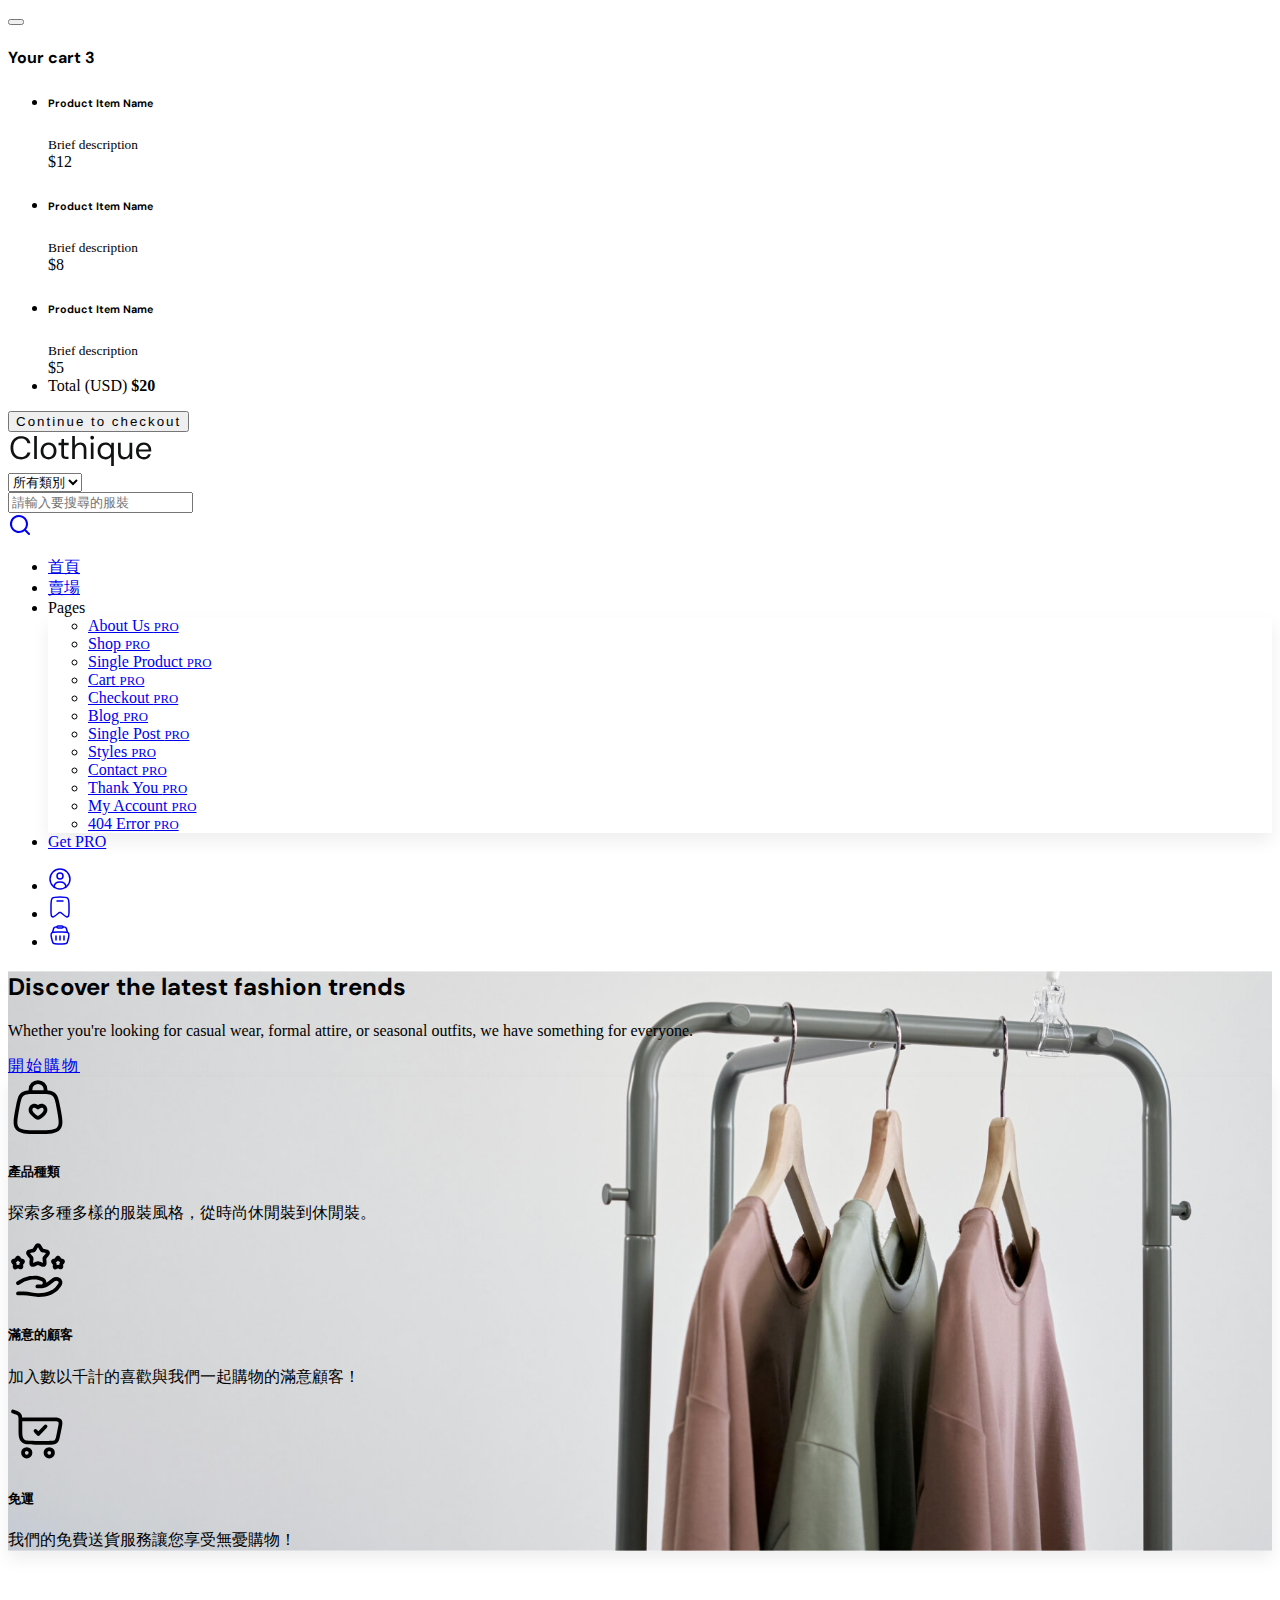
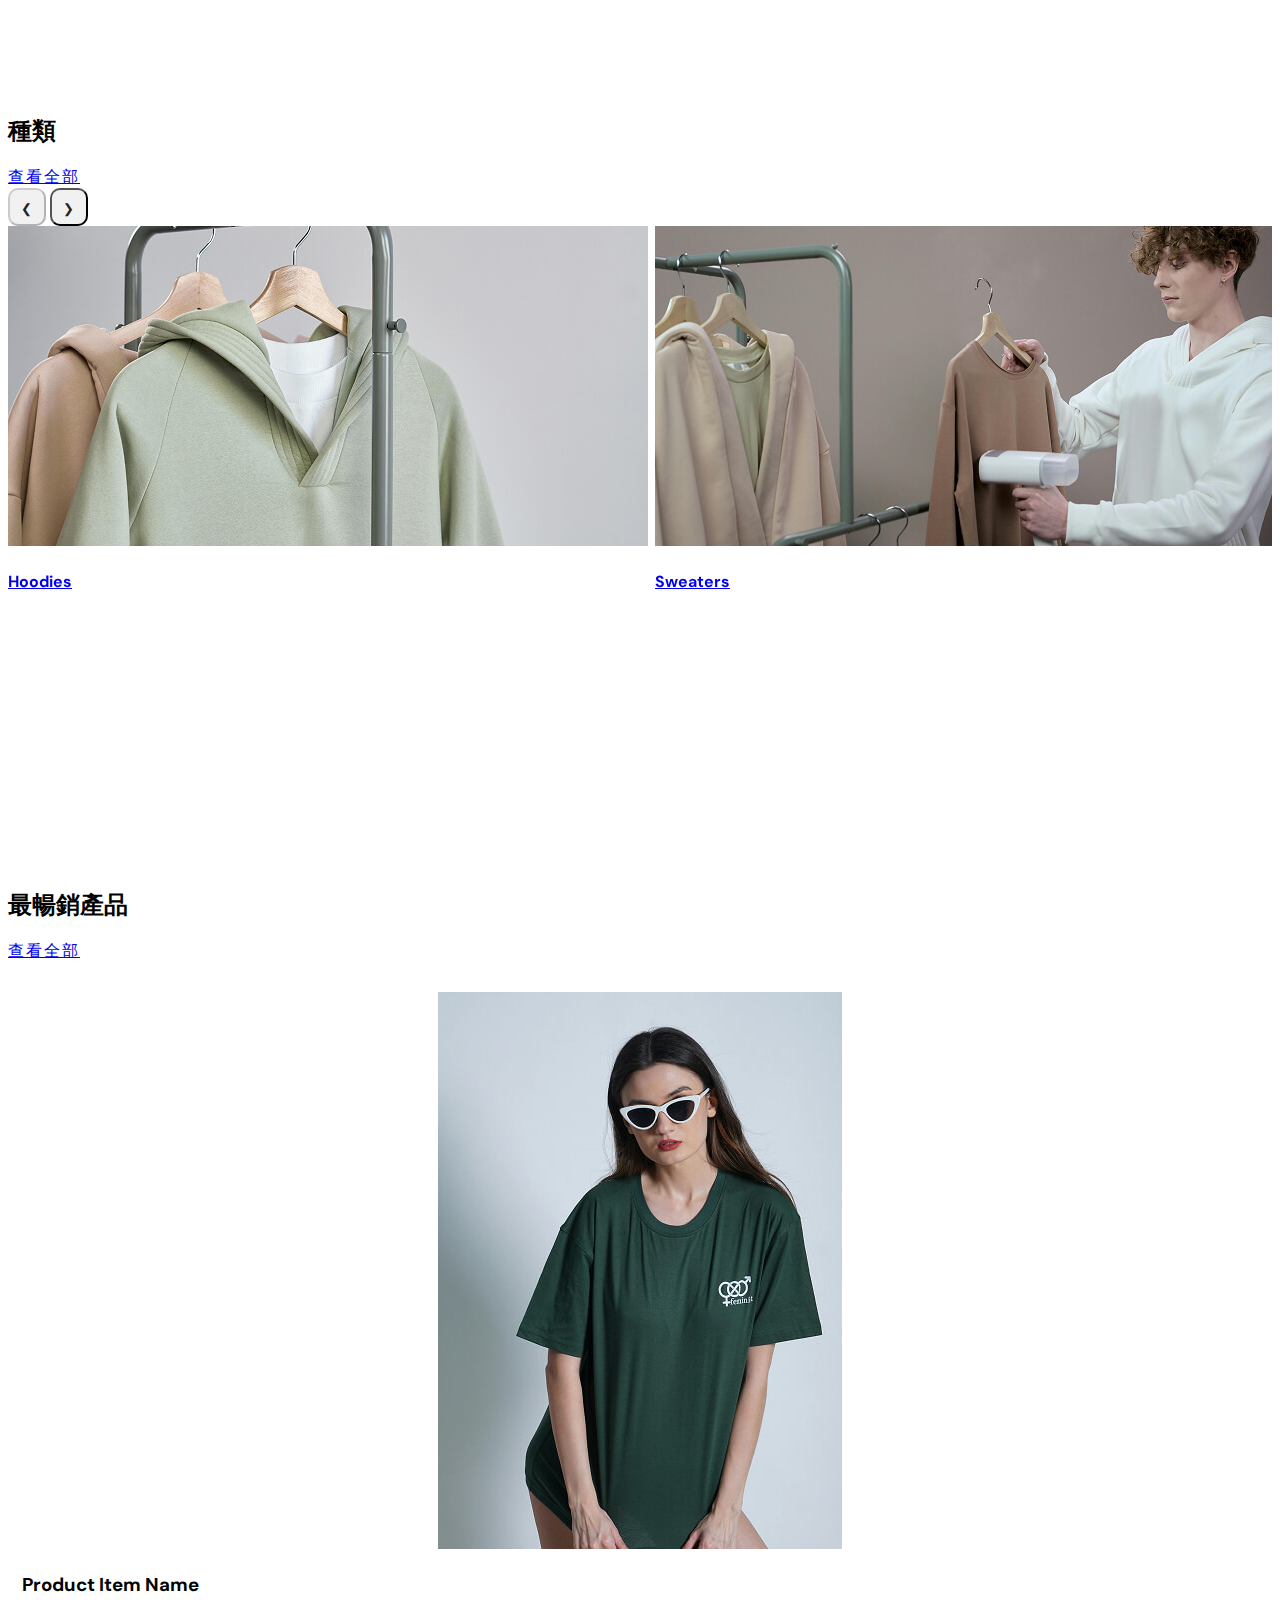
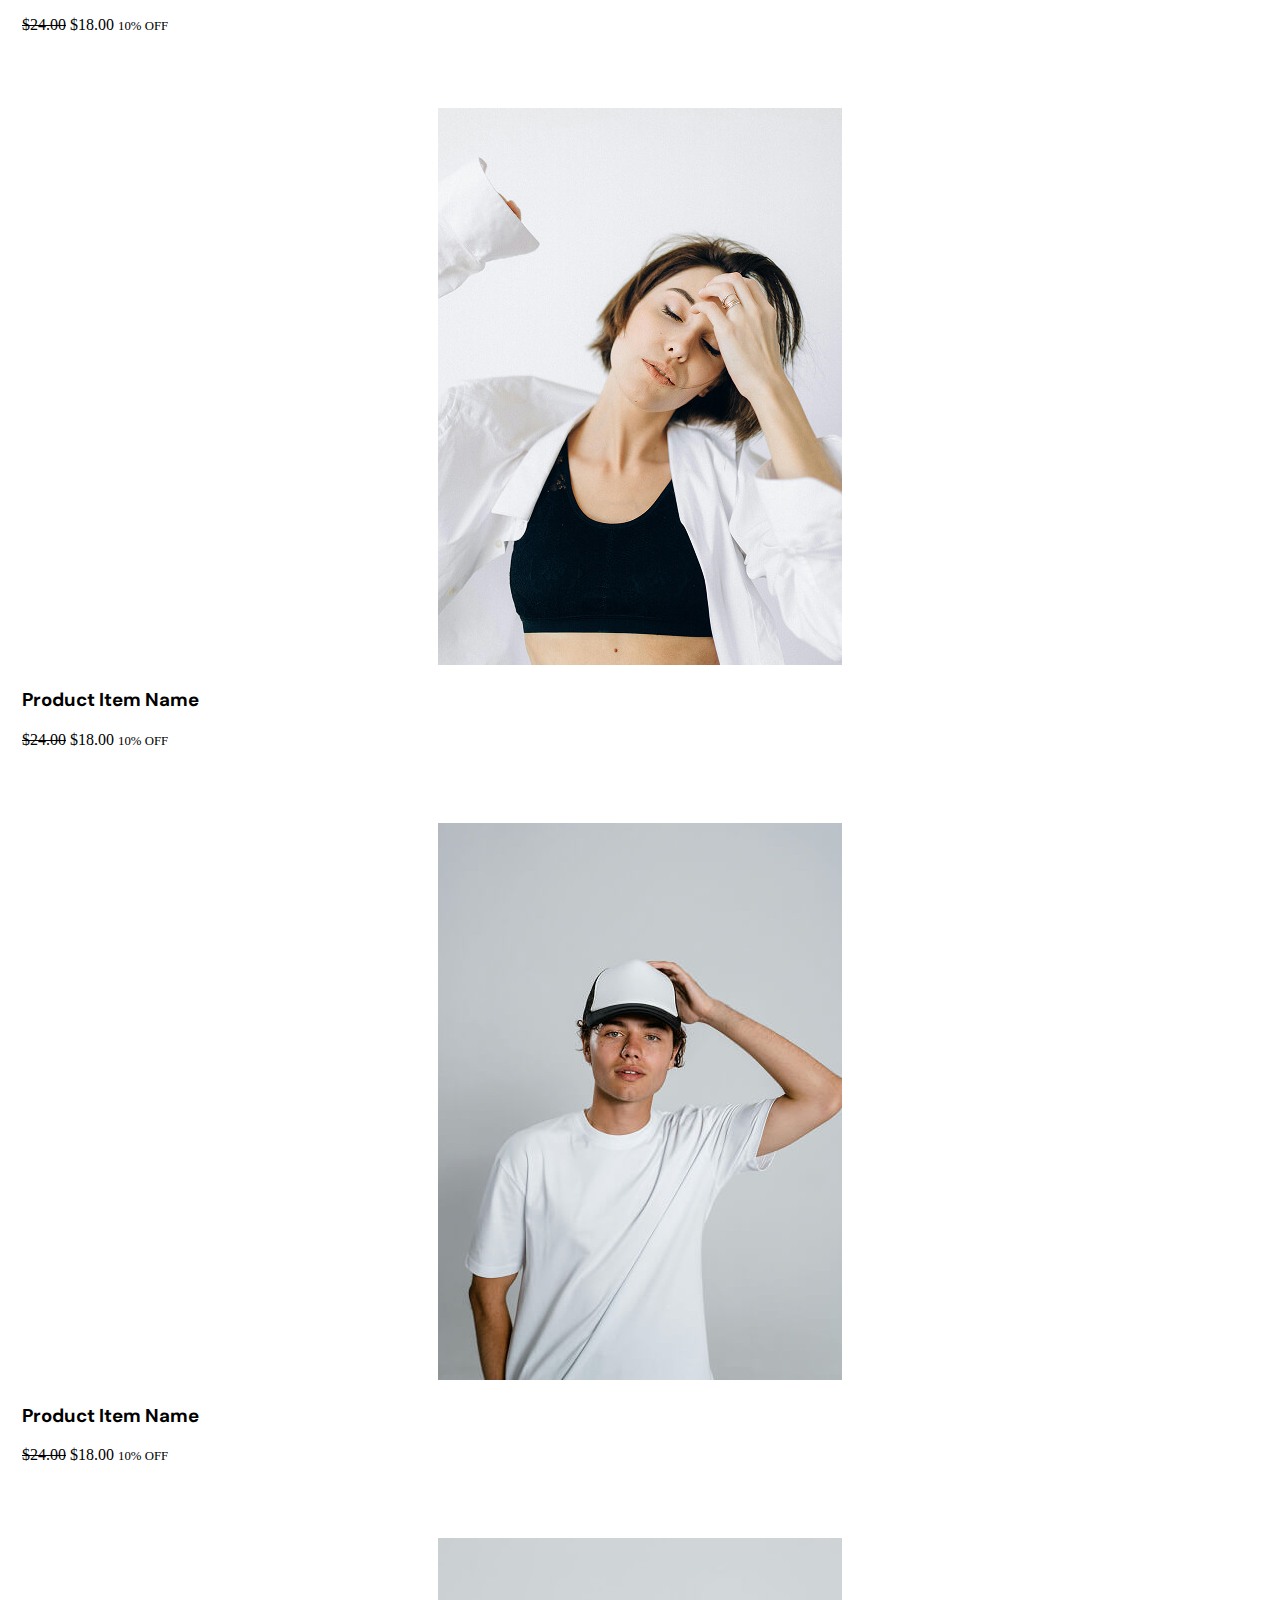
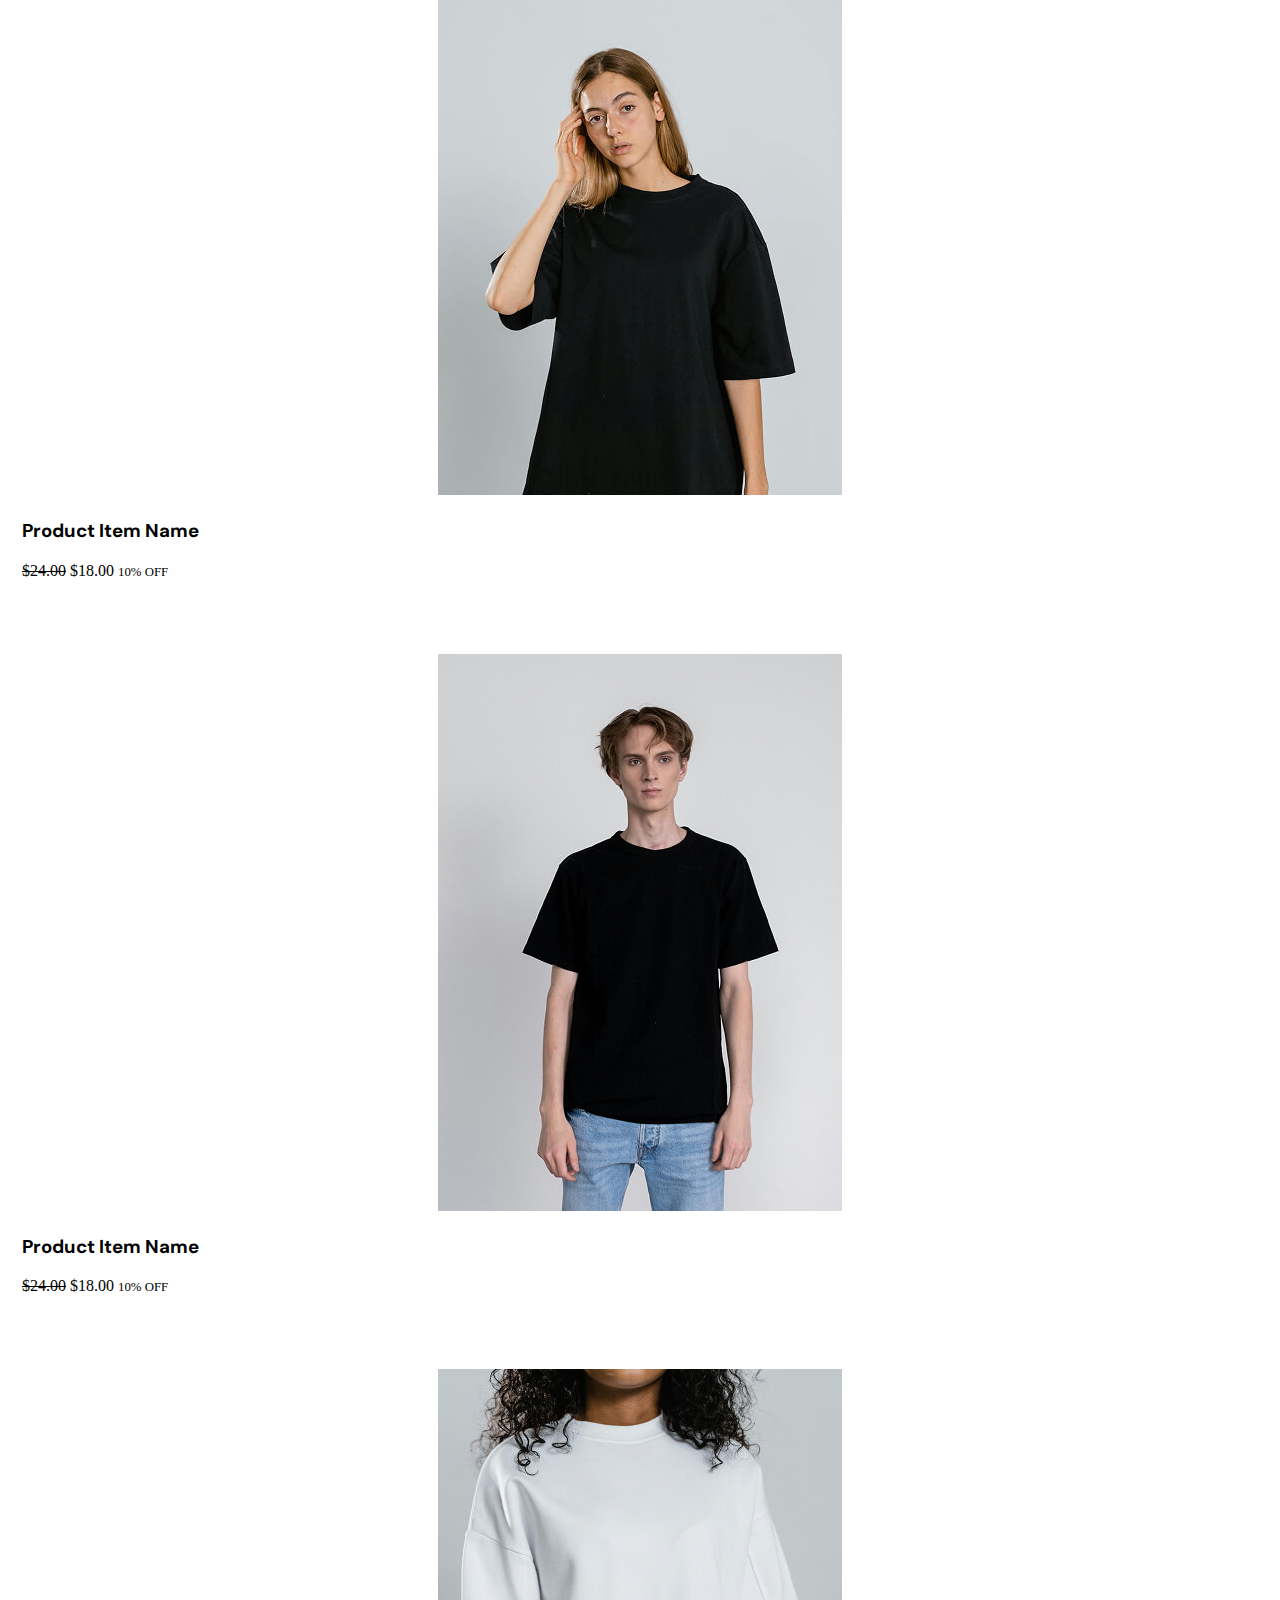
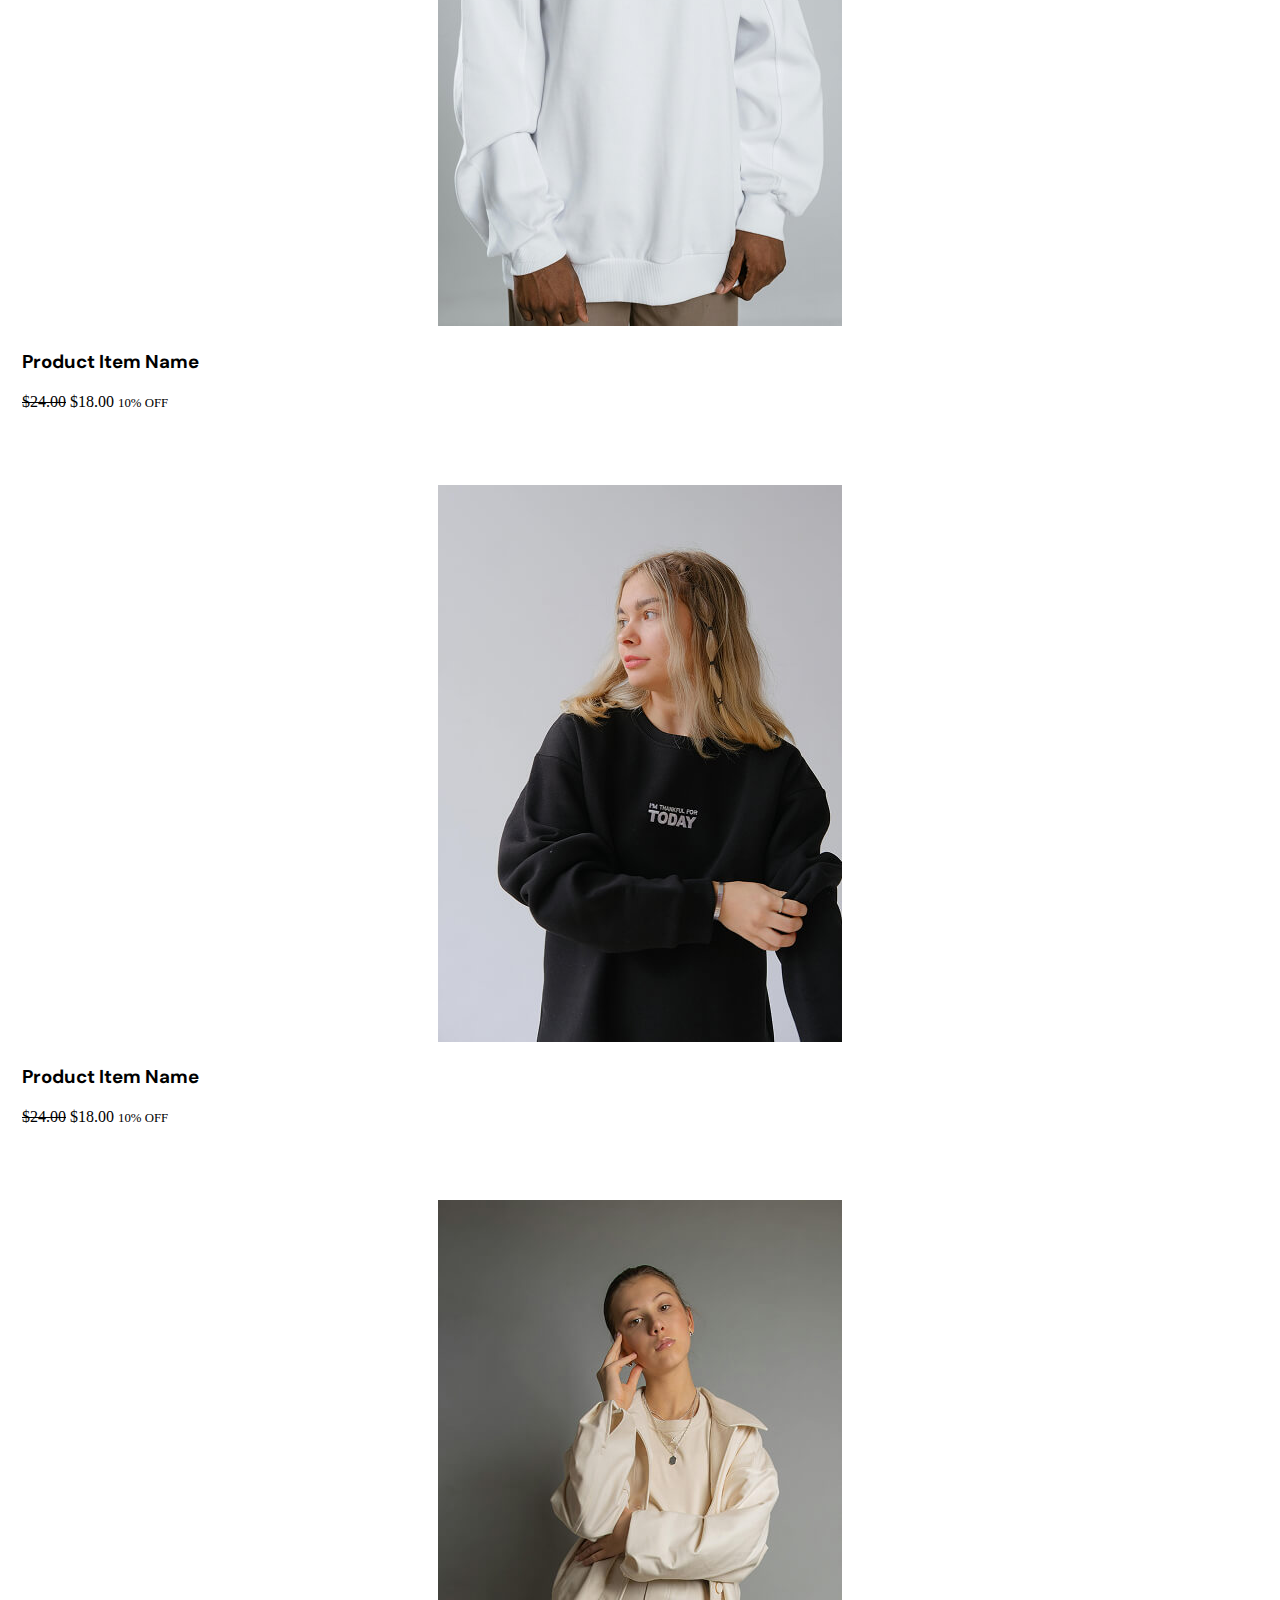
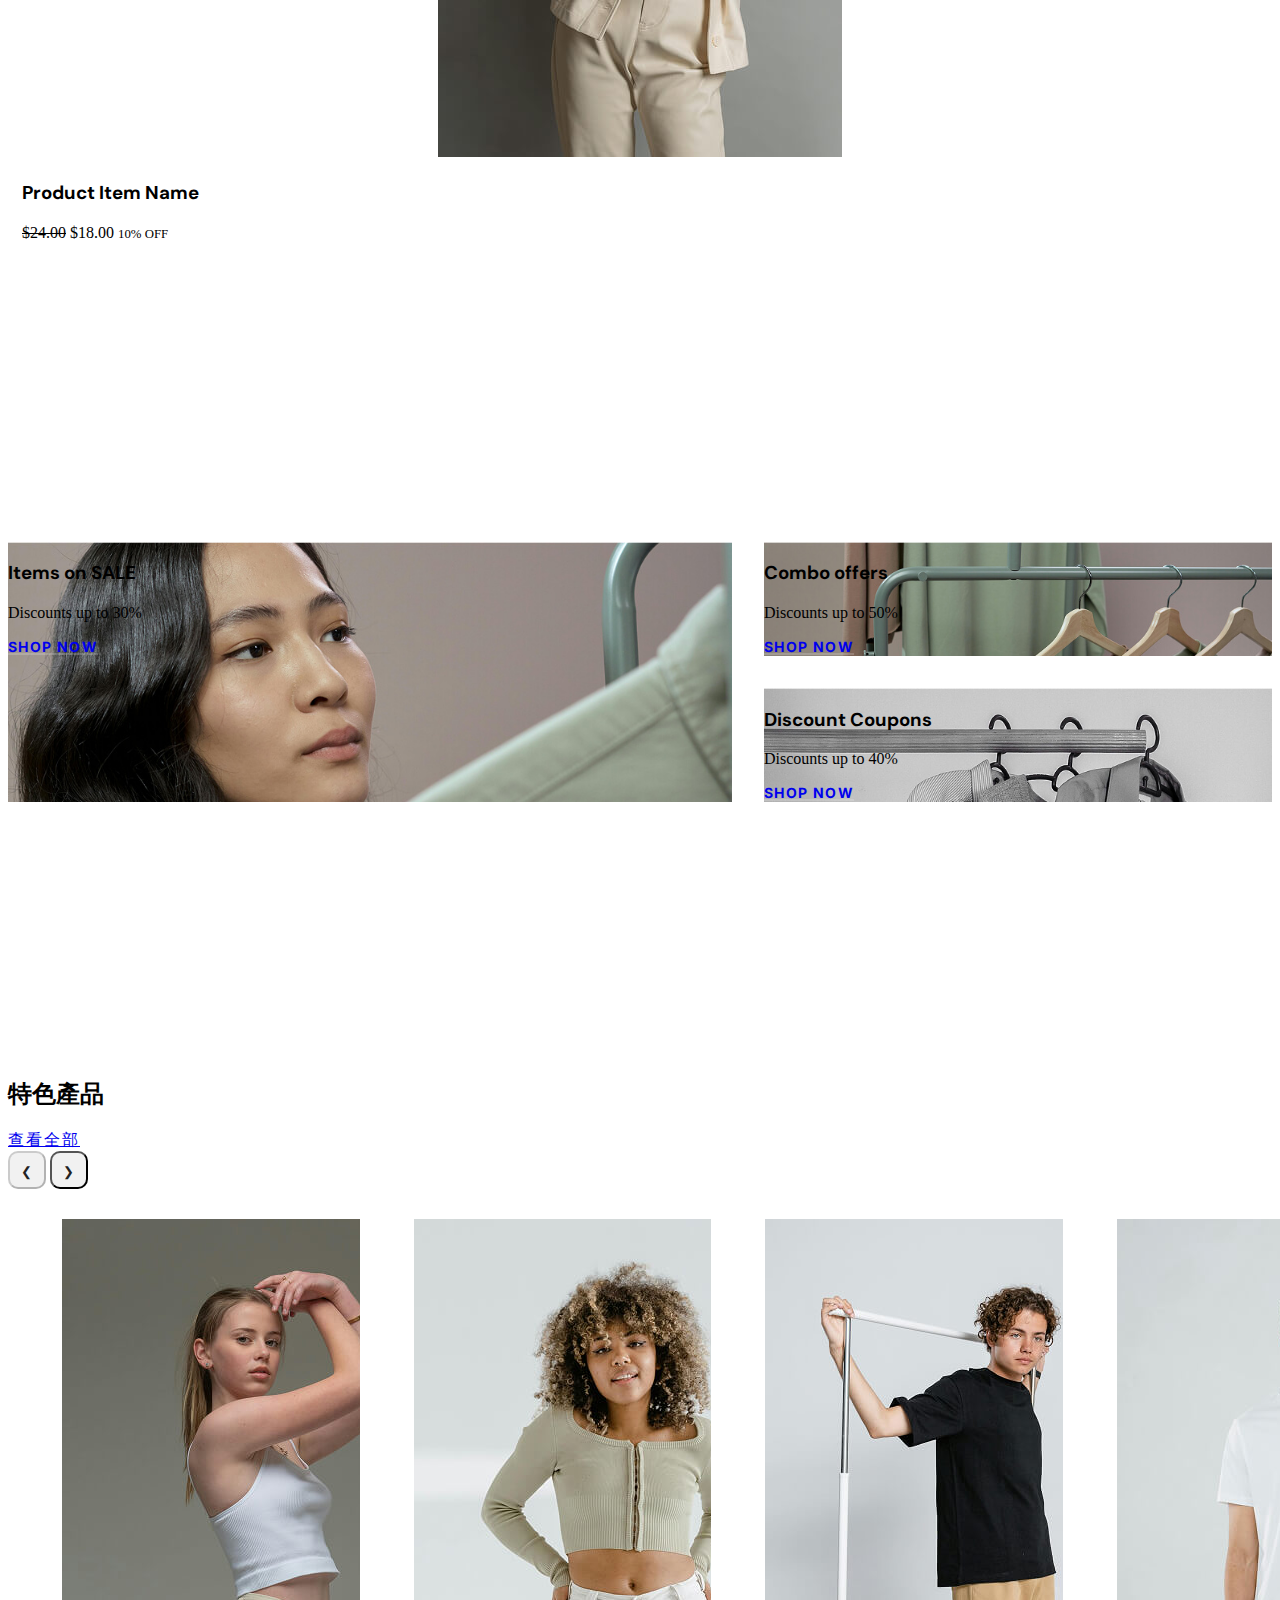
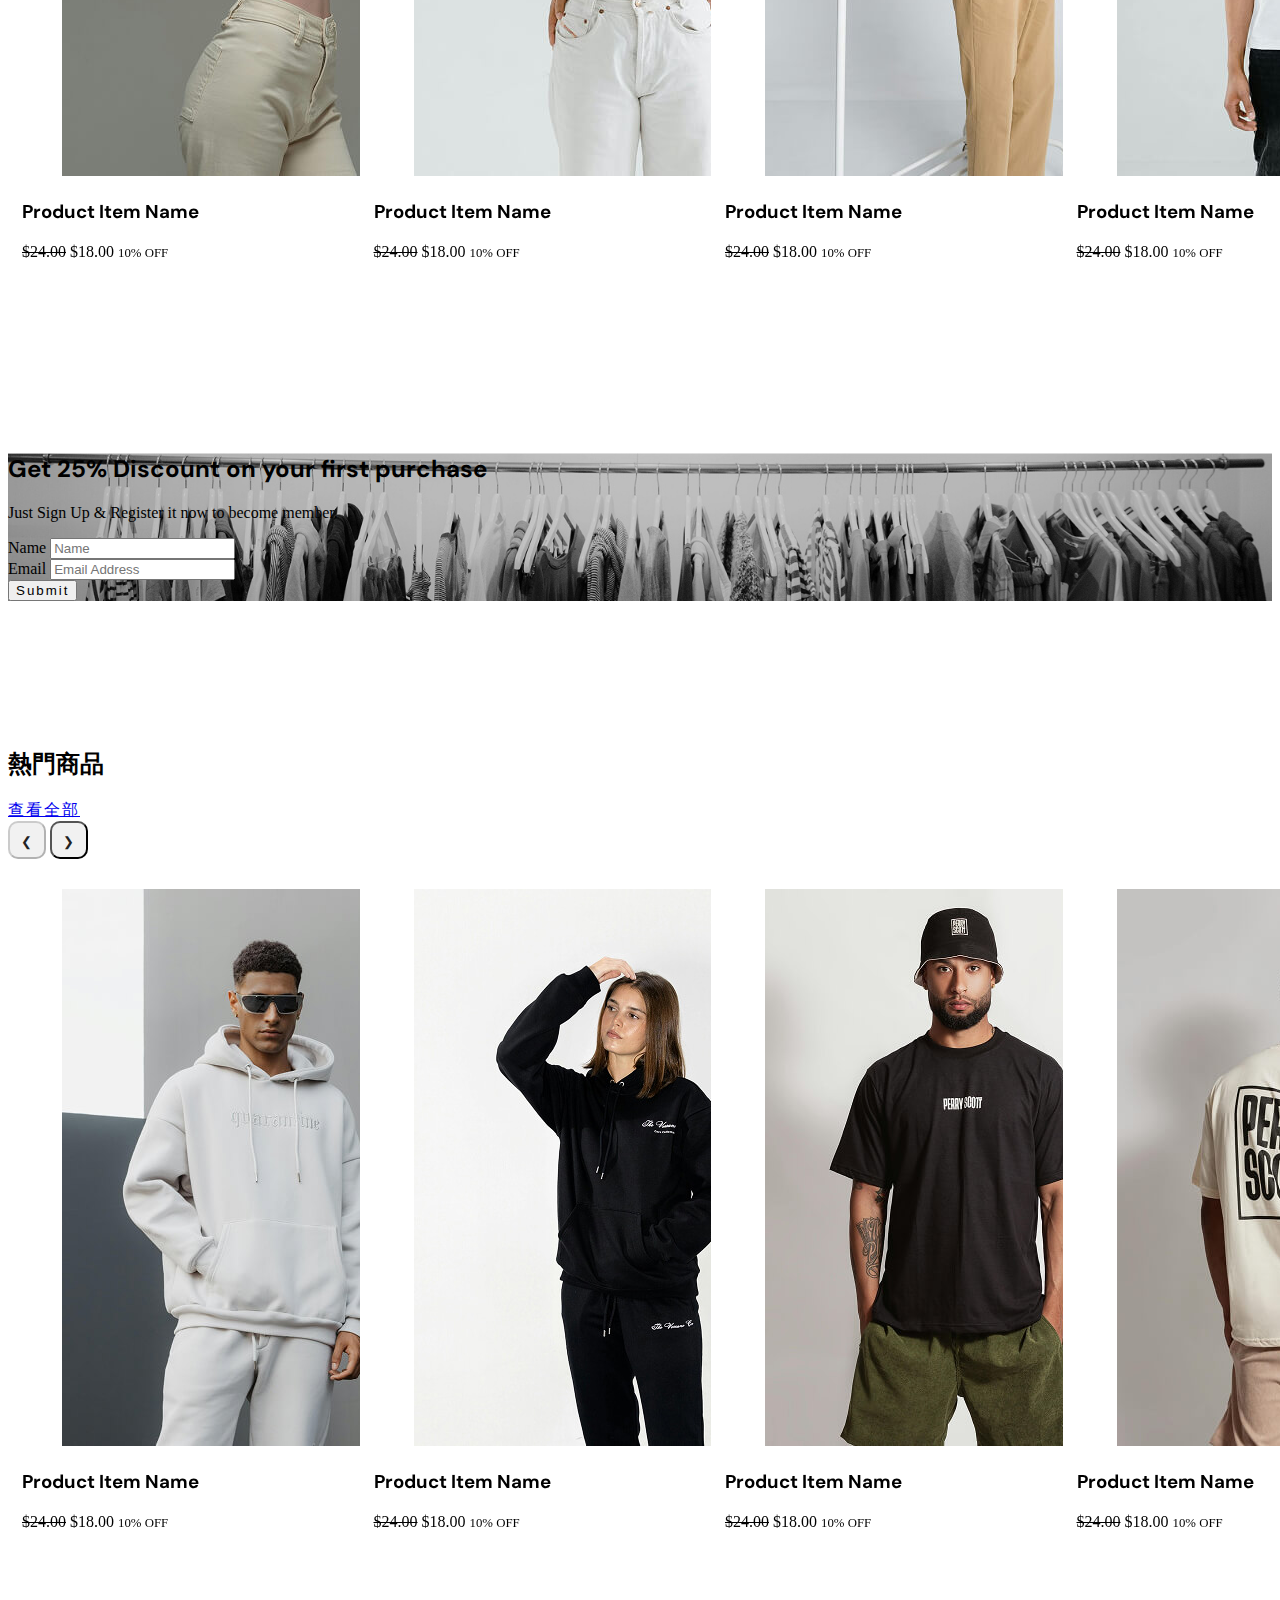
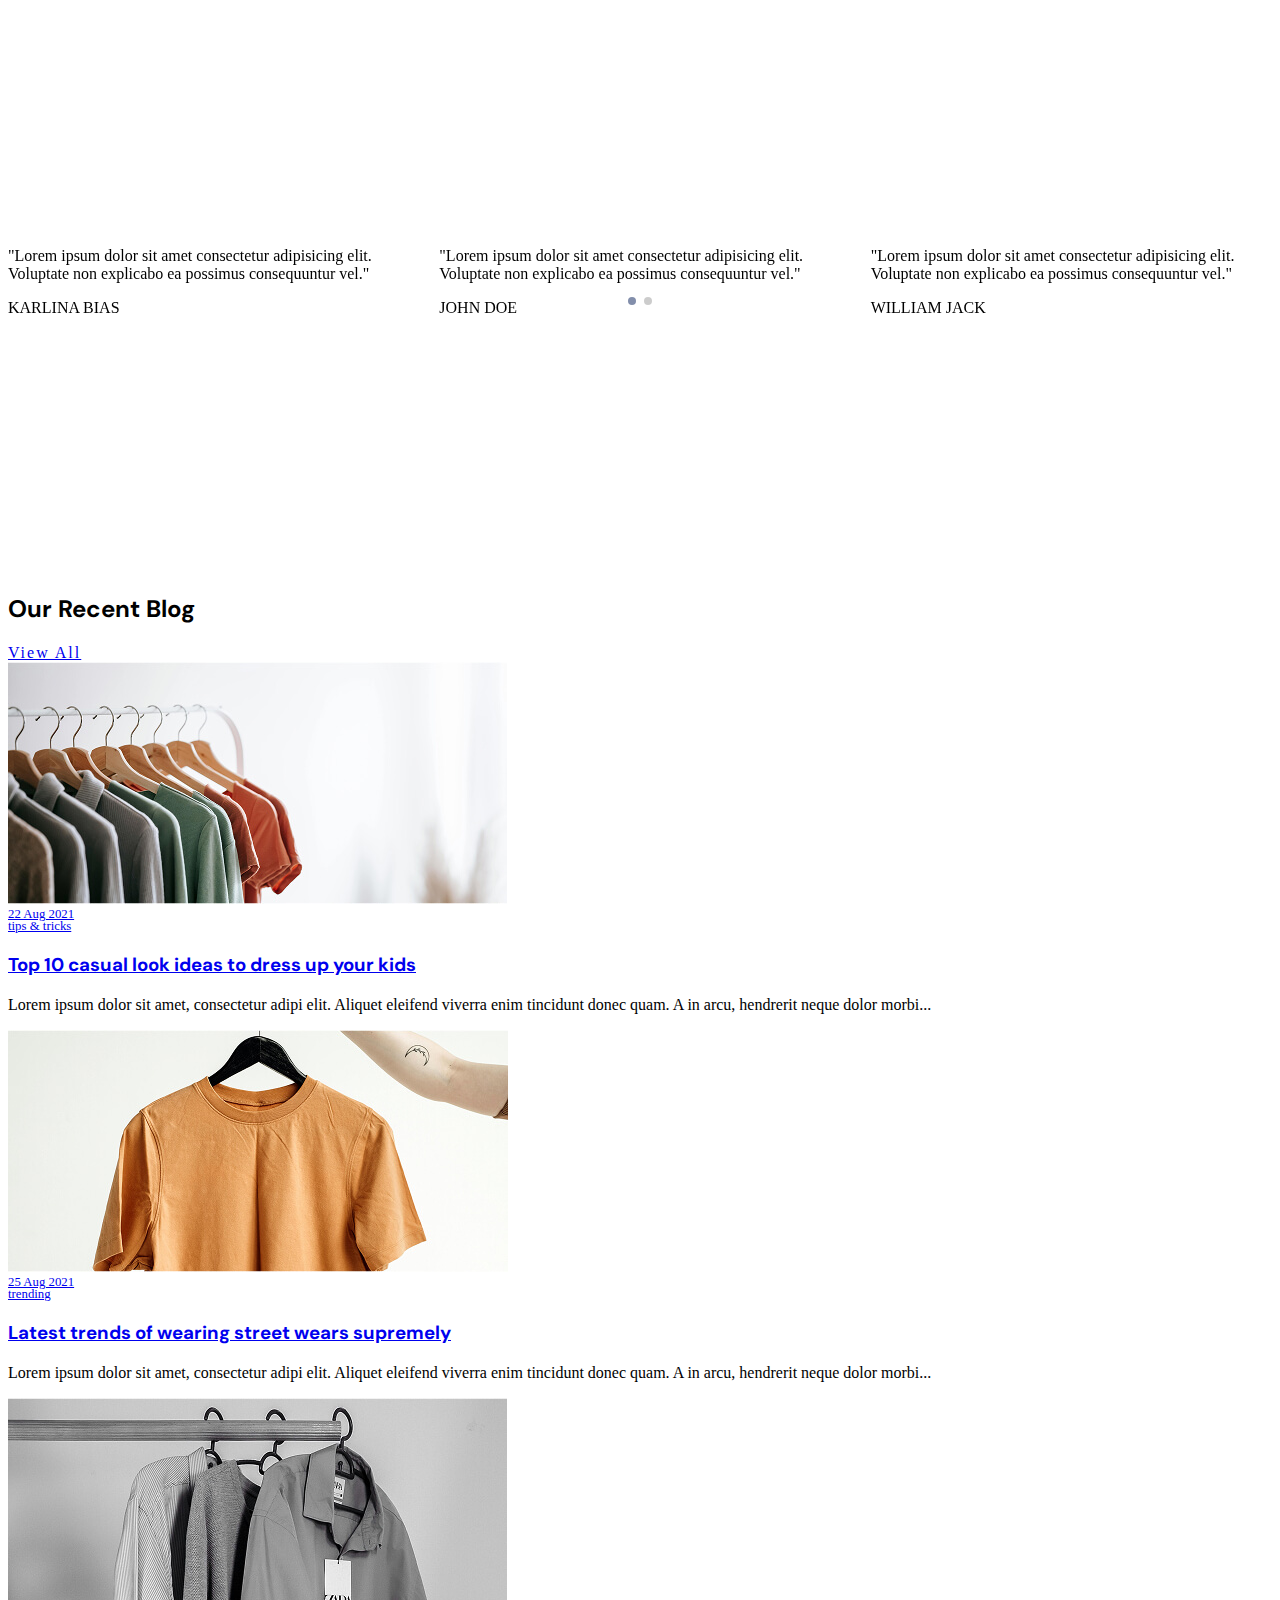
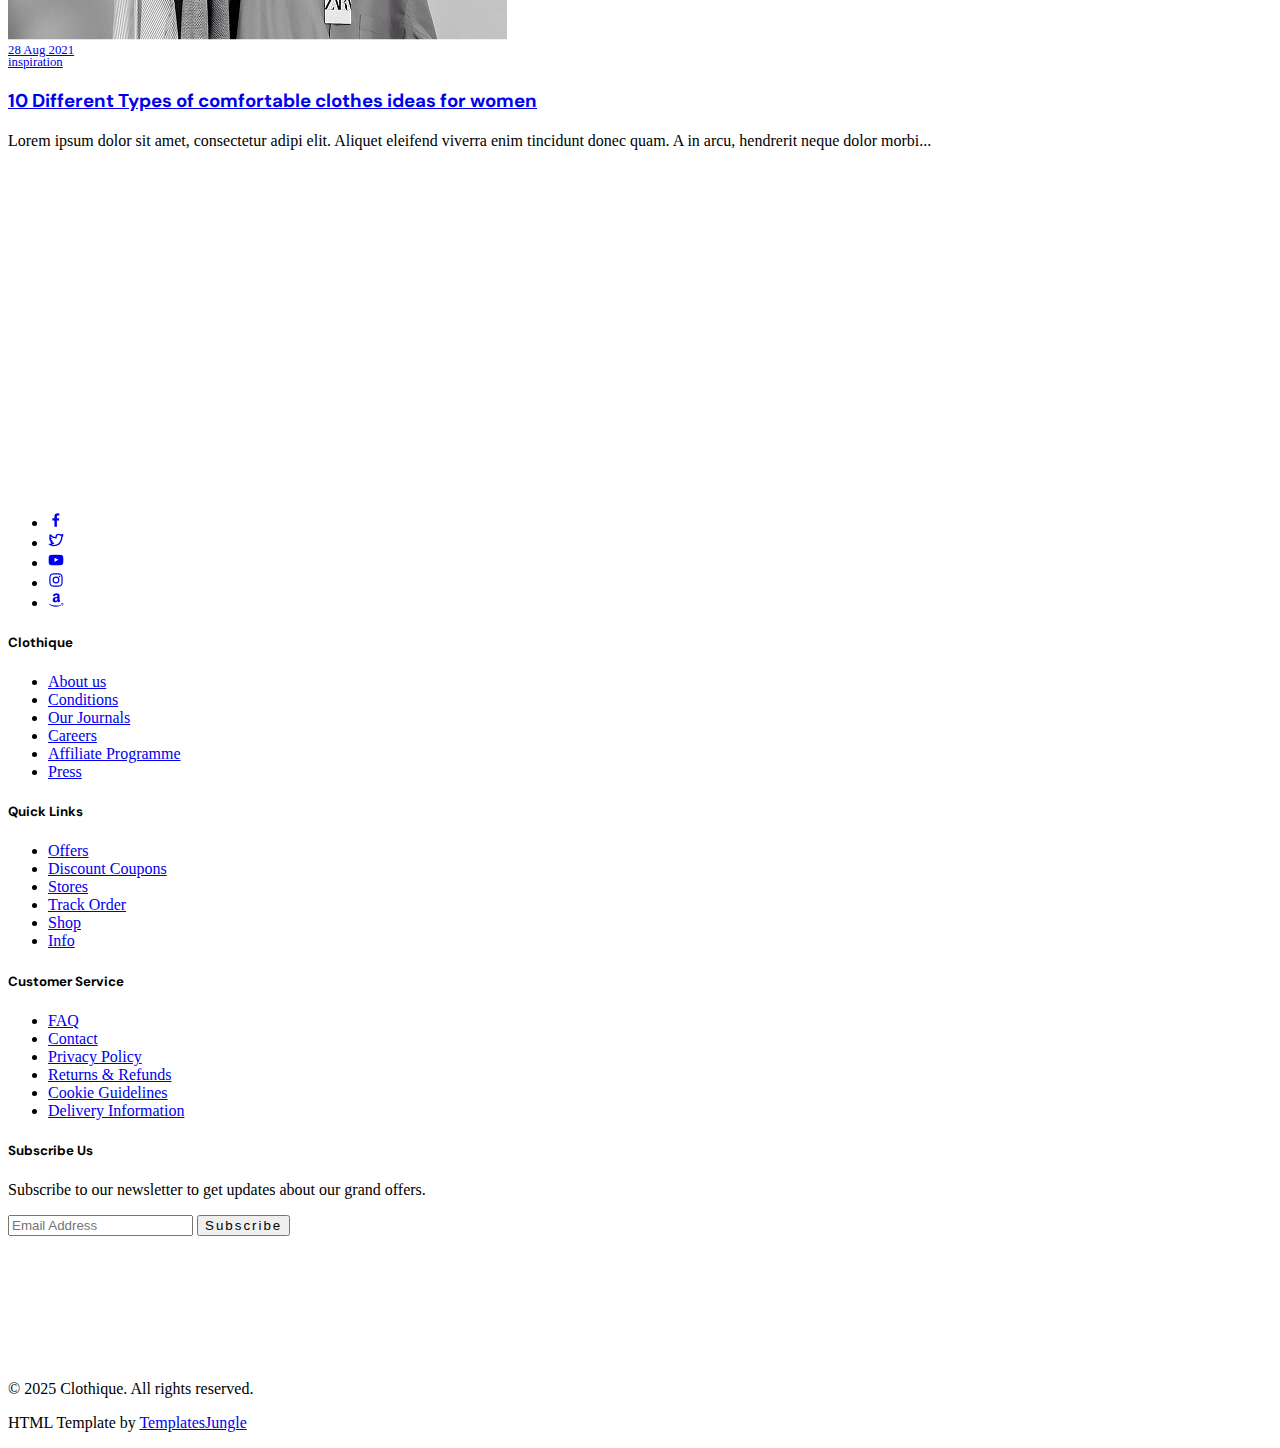
<file: src/main/resources/static/index.html>
<!DOCTYPE html>
<html lang="en">
  <head>
    <title>Clothique - eCommerce Store HTML Website Template</title>
    <meta charset="utf-8">
    <meta http-equiv="X-UA-Compatible" content="IE=edge">
    <meta name="viewport" content="width=device-width, initial-scale=1.0">
    <meta name="format-detection" content="telephone=no">
    <meta name="apple-mobile-web-app-capable" content="yes">
    <meta name="author" content="">
    <meta name="keywords" content="">
    <meta name="description" content="">

    <link rel="stylesheet" href="https://cdn.jsdelivr.net/npm/swiper@9/swiper-bundle.min.css">
    <link href="https://cdn.jsdelivr.net/npm/bootstrap@5.3.0-alpha3/dist/css/bootstrap.min.css" rel="stylesheet" integrity="sha384-KK94CHFLLe+nY2dmCWGMq91rCGa5gtU4mk92HdvYe+M/SXH301p5ILy+dN9+nJOZ" crossorigin="anonymous">
    <link rel="stylesheet" type="text/css" href="css/vendor.css">
    <link rel="stylesheet" type="text/css" href="style.css">

    <link rel="preconnect" href="https://fonts.googleapis.com">
    <link rel="preconnect" href="https://fonts.gstatic.com" crossorigin>
    <link href="https://fonts.googleapis.com/css2?family=DM+Sans:ital,opsz,wght@0,9..40,100..1000;1,9..40,100..1000&family=Inter:ital,opsz,wght@0,14..32,100..900;1,14..32,100..900&display=swap" rel="stylesheet">

  </head>
  <body>

    <svg xmlns="http://www.w3.org/2000/svg" style="display: none;">
      <defs>
        <symbol xmlns="http://www.w3.org/2000/svg" id="facebook" viewBox="0 0 24 24"><path fill="currentColor" d="M15.12 5.32H17V2.14A26.11 26.11 0 0 0 14.26 2c-2.72 0-4.58 1.66-4.58 4.7v2.62H6.61v3.56h3.07V22h3.68v-9.12h3.06l.46-3.56h-3.52V7.05c0-1.05.28-1.73 1.76-1.73Z"/></symbol>
        <symbol xmlns="http://www.w3.org/2000/svg" id="twitter" viewBox="0 0 24 24"><path fill="currentColor" d="M22.991 3.95a1 1 0 0 0-1.51-.86a7.48 7.48 0 0 1-1.874.794a5.152 5.152 0 0 0-3.374-1.242a5.232 5.232 0 0 0-5.223 5.063a11.032 11.032 0 0 1-6.814-3.924a1.012 1.012 0 0 0-.857-.365a.999.999 0 0 0-.785.5a5.276 5.276 0 0 0-.242 4.769l-.002.001a1.041 1.041 0 0 0-.496.89a3.042 3.042 0 0 0 .027.439a5.185 5.185 0 0 0 1.568 3.312a.998.998 0 0 0-.066.77a5.204 5.204 0 0 0 2.362 2.922a7.465 7.465 0 0 1-3.59.448A1 1 0 0 0 1.45 19.3a12.942 12.942 0 0 0 7.01 2.061a12.788 12.788 0 0 0 12.465-9.363a12.822 12.822 0 0 0 .535-3.646l-.001-.2a5.77 5.77 0 0 0 1.532-4.202Zm-3.306 3.212a.995.995 0 0 0-.234.702c.01.165.009.331.009.488a10.824 10.824 0 0 1-.454 3.08a10.685 10.685 0 0 1-10.546 7.93a10.938 10.938 0 0 1-2.55-.301a9.48 9.48 0 0 0 2.942-1.564a1 1 0 0 0-.602-1.786a3.208 3.208 0 0 1-2.214-.935q.224-.042.445-.105a1 1 0 0 0-.08-1.943a3.198 3.198 0 0 1-2.25-1.726a5.3 5.3 0 0 0 .545.046a1.02 1.02 0 0 0 .984-.696a1 1 0 0 0-.4-1.137a3.196 3.196 0 0 1-1.425-2.673c0-.066.002-.133.006-.198a13.014 13.014 0 0 0 8.21 3.48a1.02 1.02 0 0 0 .817-.36a1 1 0 0 0 .206-.867a3.157 3.157 0 0 1-.087-.729a3.23 3.23 0 0 1 3.226-3.226a3.184 3.184 0 0 1 2.345 1.02a.993.993 0 0 0 .921.298a9.27 9.27 0 0 0 1.212-.322a6.681 6.681 0 0 1-1.026 1.524Z"/></symbol>
        <symbol xmlns="http://www.w3.org/2000/svg" id="youtube" viewBox="0 0 24 24"><path fill="currentColor" d="M23 9.71a8.5 8.5 0 0 0-.91-4.13a2.92 2.92 0 0 0-1.72-1A78.36 78.36 0 0 0 12 4.27a78.45 78.45 0 0 0-8.34.3a2.87 2.87 0 0 0-1.46.74c-.9.83-1 2.25-1.1 3.45a48.29 48.29 0 0 0 0 6.48a9.55 9.55 0 0 0 .3 2a3.14 3.14 0 0 0 .71 1.36a2.86 2.86 0 0 0 1.49.78a45.18 45.18 0 0 0 6.5.33c3.5.05 6.57 0 10.2-.28a2.88 2.88 0 0 0 1.53-.78a2.49 2.49 0 0 0 .61-1a10.58 10.58 0 0 0 .52-3.4c.04-.56.04-3.94.04-4.54ZM9.74 14.85V8.66l5.92 3.11c-1.66.92-3.85 1.96-5.92 3.08Z"/></symbol>
        <symbol xmlns="http://www.w3.org/2000/svg" id="instagram" viewBox="0 0 24 24"><path fill="currentColor" d="M17.34 5.46a1.2 1.2 0 1 0 1.2 1.2a1.2 1.2 0 0 0-1.2-1.2Zm4.6 2.42a7.59 7.59 0 0 0-.46-2.43a4.94 4.94 0 0 0-1.16-1.77a4.7 4.7 0 0 0-1.77-1.15a7.3 7.3 0 0 0-2.43-.47C15.06 2 14.72 2 12 2s-3.06 0-4.12.06a7.3 7.3 0 0 0-2.43.47a4.78 4.78 0 0 0-1.77 1.15a4.7 4.7 0 0 0-1.15 1.77a7.3 7.3 0 0 0-.47 2.43C2 8.94 2 9.28 2 12s0 3.06.06 4.12a7.3 7.3 0 0 0 .47 2.43a4.7 4.7 0 0 0 1.15 1.77a4.78 4.78 0 0 0 1.77 1.15a7.3 7.3 0 0 0 2.43.47C8.94 22 9.28 22 12 22s3.06 0 4.12-.06a7.3 7.3 0 0 0 2.43-.47a4.7 4.7 0 0 0 1.77-1.15a4.85 4.85 0 0 0 1.16-1.77a7.59 7.59 0 0 0 .46-2.43c0-1.06.06-1.4.06-4.12s0-3.06-.06-4.12ZM20.14 16a5.61 5.61 0 0 1-.34 1.86a3.06 3.06 0 0 1-.75 1.15a3.19 3.19 0 0 1-1.15.75a5.61 5.61 0 0 1-1.86.34c-1 .05-1.37.06-4 .06s-3 0-4-.06a5.73 5.73 0 0 1-1.94-.3a3.27 3.27 0 0 1-1.1-.75a3 3 0 0 1-.74-1.15a5.54 5.54 0 0 1-.4-1.9c0-1-.06-1.37-.06-4s0-3 .06-4a5.54 5.54 0 0 1 .35-1.9A3 3 0 0 1 5 5a3.14 3.14 0 0 1 1.1-.8A5.73 5.73 0 0 1 8 3.86c1 0 1.37-.06 4-.06s3 0 4 .06a5.61 5.61 0 0 1 1.86.34a3.06 3.06 0 0 1 1.19.8a3.06 3.06 0 0 1 .75 1.1a5.61 5.61 0 0 1 .34 1.9c.05 1 .06 1.37.06 4s-.01 3-.06 4ZM12 6.87A5.13 5.13 0 1 0 17.14 12A5.12 5.12 0 0 0 12 6.87Zm0 8.46A3.33 3.33 0 1 1 15.33 12A3.33 3.33 0 0 1 12 15.33Z"/></symbol>
        <symbol xmlns="http://www.w3.org/2000/svg" id="amazon" viewBox="0 0 24 24"><path fill="currentColor" d="M1.04 17.52q.1-.16.32-.02a21.308 21.308 0 0 0 10.88 2.9a21.524 21.524 0 0 0 7.74-1.46q.1-.04.29-.12t.27-.12a.356.356 0 0 1 .47.12q.17.24-.11.44q-.36.26-.92.6a14.99 14.99 0 0 1-3.84 1.58A16.175 16.175 0 0 1 12 22a16.017 16.017 0 0 1-5.9-1.09a16.246 16.246 0 0 1-4.98-3.07a.273.273 0 0 1-.12-.2a.215.215 0 0 1 .04-.12Zm6.02-5.7a4.036 4.036 0 0 1 .68-2.36A4.197 4.197 0 0 1 9.6 7.98a10.063 10.063 0 0 1 2.66-.66q.54-.06 1.76-.16v-.34a3.562 3.562 0 0 0-.28-1.72a1.5 1.5 0 0 0-1.32-.6h-.16a2.189 2.189 0 0 0-1.14.42a1.64 1.64 0 0 0-.62 1a.508.508 0 0 1-.4.46L7.8 6.1q-.34-.08-.34-.36a.587.587 0 0 1 .02-.14a3.834 3.834 0 0 1 1.67-2.64A6.268 6.268 0 0 1 12.26 2h.5a5.054 5.054 0 0 1 3.56 1.18a3.81 3.81 0 0 1 .37.43a3.875 3.875 0 0 1 .27.41a2.098 2.098 0 0 1 .18.52q.08.34.12.47a2.856 2.856 0 0 1 .06.56q.02.43.02.51v4.84a2.868 2.868 0 0 0 .15.95a2.475 2.475 0 0 0 .29.62q.14.19.46.61a.599.599 0 0 1 .12.32a.346.346 0 0 1-.16.28q-1.66 1.44-1.8 1.56a.557.557 0 0 1-.58.04q-.28-.24-.49-.46t-.3-.32a4.466 4.466 0 0 1-.29-.39q-.2-.29-.28-.39a4.91 4.91 0 0 1-2.2 1.52a6.038 6.038 0 0 1-1.68.2a3.505 3.505 0 0 1-2.53-.95a3.553 3.553 0 0 1-.99-2.69Zm3.44-.4a1.895 1.895 0 0 0 .39 1.25a1.294 1.294 0 0 0 1.05.47a1.022 1.022 0 0 0 .17-.02a1.022 1.022 0 0 1 .15-.02a2.033 2.033 0 0 0 1.3-1.08a3.13 3.13 0 0 0 .33-.83a3.8 3.8 0 0 0 .12-.73q.01-.28.01-.92v-.5a7.287 7.287 0 0 0-1.76.16a2.144 2.144 0 0 0-1.76 2.22Zm8.4 6.44a.626.626 0 0 1 .12-.16a3.14 3.14 0 0 1 .96-.46a6.52 6.52 0 0 1 1.48-.22a1.195 1.195 0 0 1 .38.02q.9.08 1.08.3a.655.655 0 0 1 .08.36v.14a4.56 4.56 0 0 1-.38 1.65a3.84 3.84 0 0 1-1.06 1.53a.302.302 0 0 1-.18.08a.177.177 0 0 1-.08-.02q-.12-.06-.06-.22a7.632 7.632 0 0 0 .74-2.42a.513.513 0 0 0-.08-.32q-.2-.24-1.12-.24q-.34 0-.8.04q-.5.06-.92.12a.232.232 0 0 1-.16-.04a.065.065 0 0 1-.02-.08a.153.153 0 0 1 .02-.06Z"/></symbol>

        <symbol xmlns="http://www.w3.org/2000/svg" id="menu" viewBox="0 0 24 24"><path fill="currentColor" d="M2 6a1 1 0 0 1 1-1h18a1 1 0 1 1 0 2H3a1 1 0 0 1-1-1m0 6.032a1 1 0 0 1 1-1h18a1 1 0 1 1 0 2H3a1 1 0 0 1-1-1m1 5.033a1 1 0 1 0 0 2h18a1 1 0 0 0 0-2z"/></symbol>
        <symbol xmlns="http://www.w3.org/2000/svg" id="link" viewBox="0 0 24 24"><path fill="currentColor" d="M12 19a1 1 0 1 0-1-1a1 1 0 0 0 1 1Zm5 0a1 1 0 1 0-1-1a1 1 0 0 0 1 1Zm0-4a1 1 0 1 0-1-1a1 1 0 0 0 1 1Zm-5 0a1 1 0 1 0-1-1a1 1 0 0 0 1 1Zm7-12h-1V2a1 1 0 0 0-2 0v1H8V2a1 1 0 0 0-2 0v1H5a3 3 0 0 0-3 3v14a3 3 0 0 0 3 3h14a3 3 0 0 0 3-3V6a3 3 0 0 0-3-3Zm1 17a1 1 0 0 1-1 1H5a1 1 0 0 1-1-1v-9h16Zm0-11H4V6a1 1 0 0 1 1-1h1v1a1 1 0 0 0 2 0V5h8v1a1 1 0 0 0 2 0V5h1a1 1 0 0 1 1 1ZM7 15a1 1 0 1 0-1-1a1 1 0 0 0 1 1Zm0 4a1 1 0 1 0-1-1a1 1 0 0 0 1 1Z"/></symbol>
        <symbol xmlns="http://www.w3.org/2000/svg" id="arrow-right" viewBox="0 0 24 24"><path fill="currentColor" d="M17.92 11.62a1 1 0 0 0-.21-.33l-5-5a1 1 0 0 0-1.42 1.42l3.3 3.29H7a1 1 0 0 0 0 2h7.59l-3.3 3.29a1 1 0 0 0 0 1.42a1 1 0 0 0 1.42 0l5-5a1 1 0 0 0 .21-.33a1 1 0 0 0 0-.76Z"/></symbol>
        <symbol xmlns="http://www.w3.org/2000/svg" id="category" viewBox="0 0 24 24"><path fill="currentColor" d="M19 5.5h-6.28l-.32-1a3 3 0 0 0-2.84-2H5a3 3 0 0 0-3 3v13a3 3 0 0 0 3 3h14a3 3 0 0 0 3-3v-10a3 3 0 0 0-3-3Zm1 13a1 1 0 0 1-1 1H5a1 1 0 0 1-1-1v-13a1 1 0 0 1 1-1h4.56a1 1 0 0 1 .95.68l.54 1.64a1 1 0 0 0 .95.68h7a1 1 0 0 1 1 1Z"/></symbol>
        <symbol xmlns="http://www.w3.org/2000/svg" id="calendar" viewBox="0 0 24 24"><path fill="currentColor" d="M19 4h-2V3a1 1 0 0 0-2 0v1H9V3a1 1 0 0 0-2 0v1H5a3 3 0 0 0-3 3v12a3 3 0 0 0 3 3h14a3 3 0 0 0 3-3V7a3 3 0 0 0-3-3Zm1 15a1 1 0 0 1-1 1H5a1 1 0 0 1-1-1v-7h16Zm0-9H4V7a1 1 0 0 1 1-1h2v1a1 1 0 0 0 2 0V6h6v1a1 1 0 0 0 2 0V6h2a1 1 0 0 1 1 1Z"/></symbol>
        <symbol xmlns="http://www.w3.org/2000/svg" id="heart" viewBox="0 0 24 24"><path fill="currentColor" d="M20.16 4.61A6.27 6.27 0 0 0 12 4a6.27 6.27 0 0 0-8.16 9.48l7.45 7.45a1 1 0 0 0 1.42 0l7.45-7.45a6.27 6.27 0 0 0 0-8.87Zm-1.41 7.46L12 18.81l-6.75-6.74a4.28 4.28 0 0 1 3-7.3a4.25 4.25 0 0 1 3 1.25a1 1 0 0 0 1.42 0a4.27 4.27 0 0 1 6 6.05Z"/></symbol>
        <symbol xmlns="http://www.w3.org/2000/svg" id="plus" viewBox="0 0 24 24"><path fill="currentColor" d="M19 11h-6V5a1 1 0 0 0-2 0v6H5a1 1 0 0 0 0 2h6v6a1 1 0 0 0 2 0v-6h6a1 1 0 0 0 0-2Z"/></symbol>
        <symbol xmlns="http://www.w3.org/2000/svg" id="minus" viewBox="0 0 24 24"><path fill="currentColor" d="M19 11H5a1 1 0 0 0 0 2h14a1 1 0 0 0 0-2Z"/></symbol>
        <symbol xmlns="http://www.w3.org/2000/svg" id="cart" viewBox="0 0 24 24"><path fill="currentColor" d="M8.5 19a1.5 1.5 0 1 0 1.5 1.5A1.5 1.5 0 0 0 8.5 19ZM19 16H7a1 1 0 0 1 0-2h8.491a3.013 3.013 0 0 0 2.885-2.176l1.585-5.55A1 1 0 0 0 19 5H6.74a3.007 3.007 0 0 0-2.82-2H3a1 1 0 0 0 0 2h.921a1.005 1.005 0 0 1 .962.725l.155.545v.005l1.641 5.742A3 3 0 0 0 7 18h12a1 1 0 0 0 0-2Zm-1.326-9l-1.22 4.274a1.005 1.005 0 0 1-.963.726H8.754l-.255-.892L7.326 7ZM16.5 19a1.5 1.5 0 1 0 1.5 1.5a1.5 1.5 0 0 0-1.5-1.5Z"/></symbol>
        <symbol xmlns="http://www.w3.org/2000/svg" id="check" viewBox="0 0 24 24"><path fill="currentColor" d="M18.71 7.21a1 1 0 0 0-1.42 0l-7.45 7.46l-3.13-3.14A1 1 0 1 0 5.29 13l3.84 3.84a1 1 0 0 0 1.42 0l8.16-8.16a1 1 0 0 0 0-1.47Z"/></symbol>
        <symbol xmlns="http://www.w3.org/2000/svg" id="trash" viewBox="0 0 24 24"><path fill="currentColor" d="M10 18a1 1 0 0 0 1-1v-6a1 1 0 0 0-2 0v6a1 1 0 0 0 1 1ZM20 6h-4V5a3 3 0 0 0-3-3h-2a3 3 0 0 0-3 3v1H4a1 1 0 0 0 0 2h1v11a3 3 0 0 0 3 3h8a3 3 0 0 0 3-3V8h1a1 1 0 0 0 0-2ZM10 5a1 1 0 0 1 1-1h2a1 1 0 0 1 1 1v1h-4Zm7 14a1 1 0 0 1-1 1H8a1 1 0 0 1-1-1V8h10Zm-3-1a1 1 0 0 0 1-1v-6a1 1 0 0 0-2 0v6a1 1 0 0 0 1 1Z"/></symbol>
        <symbol xmlns="http://www.w3.org/2000/svg" id="search" viewBox="0 0 24 24"><path fill="currentColor" d="M21.71 20.29L18 16.61A9 9 0 1 0 16.61 18l3.68 3.68a1 1 0 0 0 1.42 0a1 1 0 0 0 0-1.39ZM11 18a7 7 0 1 1 7-7a7 7 0 0 1-7 7Z"/></symbol>
        <symbol xmlns="http://www.w3.org/2000/svg" id="close" viewBox="0 0 15 15"><path fill="currentColor" d="M7.953 3.788a.5.5 0 0 0-.906 0L6.08 5.85l-2.154.33a.5.5 0 0 0-.283.843l1.574 1.613l-.373 2.284a.5.5 0 0 0 .736.518l1.92-1.063l1.921 1.063a.5.5 0 0 0 .736-.519l-.373-2.283l1.574-1.613a.5.5 0 0 0-.283-.844L8.921 5.85l-.968-2.062Z"/></symbol>
        
        <symbol xmlns="http://www.w3.org/2000/svg" id="bag-heart" viewBox="0 0 24 24"><path fill="currentColor" fill-rule="evenodd" d="M12 2.75A2.25 2.25 0 0 0 9.75 5v.26c.557-.01 1.168-.01 1.84-.01h.821c.67 0 1.282 0 1.84.01V5A2.25 2.25 0 0 0 12 2.75m3.75 2.578V5a3.75 3.75 0 1 0-7.5 0v.328q-.214.018-.414.043c-1.01.125-1.842.387-2.55.974S4.168 7.702 3.86 8.672c-.3.94-.526 2.147-.81 3.666l-.021.11c-.402 2.143-.718 3.832-.777 5.163c-.06 1.365.144 2.495.914 3.422c.77.928 1.843 1.336 3.195 1.529c1.32.188 3.037.188 5.218.188h.845c2.18 0 3.898 0 5.217-.188c1.352-.193 2.426-.601 3.196-1.529s.972-2.057.913-3.422c-.058-1.331-.375-3.02-.777-5.163l-.02-.11c-.285-1.519-.512-2.727-.81-3.666c-.31-.97-.72-1.74-1.428-2.327c-.707-.587-1.54-.85-2.55-.974a11 11 0 0 0-.414-.043M8.02 6.86c-.855.105-1.372.304-1.776.64c-.403.334-.694.805-.956 1.627c-.267.84-.478 1.958-.774 3.537c-.416 2.217-.711 3.8-.764 5.013c-.052 1.19.14 1.88.569 2.399c.43.517 1.073.832 2.253 1c1.2.172 2.812.174 5.068.174h.72c2.257 0 3.867-.002 5.068-.173c1.18-.169 1.823-.484 2.253-1.001c.43-.518.621-1.208.57-2.4c-.054-1.211-.349-2.795-.765-5.012c-.296-1.58-.506-2.696-.774-3.537c-.262-.822-.552-1.293-.956-1.628s-.92-.534-1.776-.64c-.876-.108-2.013-.109-3.62-.109h-.72c-1.607 0-2.744.001-3.62.11m2.222 5.43c-.23.08-.492.33-.492.907c0 .214.141.545.51.971c.348.403.809.786 1.227 1.093c.226.166.333.242.42.288c.054.029.069.029.093.029c.025 0 .04 0 .094-.03a4 4 0 0 0 .42-.287c.418-.307.878-.69 1.227-1.093c.368-.426.51-.757.51-.971c0-.576-.263-.827-.493-.907c-.25-.088-.714-.06-1.24.443a.75.75 0 0 1-1.037 0c-.525-.503-.989-.531-1.239-.443M12 11.234c-.716-.471-1.525-.616-2.254-.36c-.933.327-1.496 1.226-1.496 2.323c0 .77.441 1.45.875 1.952c.453.525 1.014.984 1.474 1.321l.07.052c.352.26.752.556 1.331.556c.58 0 .98-.296 1.33-.556l.07-.052c.461-.337 1.022-.796 1.475-1.32c.434-.502.875-1.183.875-1.953c0-1.097-.562-1.996-1.495-2.323c-.73-.256-1.539-.111-2.255.36" clip-rule="evenodd"/></symbol>
        <symbol xmlns="http://www.w3.org/2000/svg" id="hand-stars" viewBox="0 0 24 24"><path fill="currentColor" fill-rule="evenodd" d="M12 2.9a13 13 0 0 0-.484.829l-.13.235l-.03.054c-.11.198-.257.466-.5.65c-.249.189-.548.255-.762.302l-.058.013l-.255.057c-.465.106-.755.173-.95.241c.12.181.323.42.651.804l.174.202l.04.047c.147.17.344.398.435.69c.09.29.059.589.036.817l-.006.062l-.027.271c-.047.484-.075.797-.075 1.018c.193-.068.456-.188.858-.373l.238-.11l.055-.025c.198-.093.478-.224.79-.224s.592.131.79.224l.055.025l.238.11c.402.185.665.305.858.373c0-.221-.028-.534-.075-1.018l-.027-.27l-.006-.063c-.023-.228-.053-.528.037-.817c.09-.292.287-.52.435-.69l.04-.047l.173-.202c.328-.384.53-.623.65-.804c-.194-.068-.484-.135-.95-.24l-.254-.058l-.058-.013c-.214-.047-.513-.113-.761-.302c-.244-.184-.391-.452-.5-.65l-.03-.054l-.131-.235A13 13 0 0 0 12 2.9m2.153 6.35h.002zm-4.308 0h.002zm1.038-7.365c.216-.282.568-.635 1.117-.635c.55 0 .901.353 1.117.635c.208.271.42.653.651 1.067l.026.046l.13.235l.133.23l.065.017l.173.04l.255.057l.052.012c.447.101.864.195 1.179.32c.341.134.753.376.912.887c.157.503-.036.937-.23 1.246c-.183.29-.465.62-.771.978l-.207.242l-.176.211c.002.056.009.135.024.286l.03.321c.047.48.09.917.074 1.261c-.016.358-.1.838-.525 1.16c-.438.333-.927.268-1.274.168c-.325-.093-.715-.272-1.133-.465l-.049-.022l-.238-.11L12 9.974l-.055.024l-.163.074l-.238.11l-.049.022c-.418.193-.808.372-1.133.465c-.347.1-.836.165-1.273-.168c-.426-.322-.51-.802-.526-1.16c-.016-.344.027-.781.073-1.26l.005-.052l.027-.27a5 5 0 0 0 .023-.286l-.057-.071l-.118-.14l-.174-.203l-.034-.039c-.306-.358-.588-.688-.77-.978c-.195-.309-.388-.743-.231-1.246c.159-.51.571-.753.912-.887c.315-.125.732-.219 1.18-.32l.051-.012l.255-.057l.239-.057l.04-.069l.091-.16l.131-.236l.026-.046c.23-.414.444-.796.651-1.067M4 8.202c.052.096.163.293.346.43c.195.15.43.2.528.22l.025.005l.02.005l-.032.038l-.018.02c-.068.079-.222.253-.292.48c-.07.225-.045.455-.033.56q0 .015.003.028v.011A1.3 1.3 0 0 0 4 9.855c-.24 0-.453.099-.548.144l.002-.011l.003-.028c.011-.105.036-.335-.034-.56c-.07-.227-.224-.401-.292-.48l-.018-.02l-.033-.038l.02-.005l.026-.005c.097-.02.333-.07.529-.22A1.3 1.3 0 0 0 4 8.202m-1.065-.076l-.142-.627zm.471 2.506v.003zm1.188.003v-.003zm-1.45-3.92c.129-.169.402-.465.856-.465s.728.296.856.464c.121.159.24.372.35.568l.018.034l.05.088l.084.019l.039.009c.21.047.445.1.63.173c.212.084.548.265.678.682c.127.409-.038.747-.156.934a5 5 0 0 1-.435.552l-.073.086l.012.12l.003.039c.023.226.046.47.037.67c-.01.212-.062.597-.41.861c-.362.274-.755.207-.967.146a4.6 4.6 0 0 1-.645-.264L4 11.4l-.071.033l-.037.016a5 5 0 0 1-.608.247c-.212.061-.605.128-.966-.146c-.35-.264-.402-.649-.411-.862c-.01-.2.015-.443.037-.67l.003-.038l.012-.12l-.073-.086l-.026-.03a5 5 0 0 1-.409-.522c-.118-.187-.283-.525-.156-.934c.13-.417.466-.598.677-.682a4.6 4.6 0 0 1 .67-.182l.085-.02l.049-.087l.019-.034c.11-.196.228-.41.349-.568M20 8.201c.052.096.163.293.346.43a1.3 1.3 0 0 0 .553.225l.02.005l-.032.038l-.018.02a1.4 1.4 0 0 0-.292.48c-.07.225-.045.455-.033.56q0 .015.003.028v.011A1.3 1.3 0 0 0 20 9.855c-.24 0-.453.099-.547.144v-.011l.003-.028a1.4 1.4 0 0 0-.033-.56a1.4 1.4 0 0 0-.292-.48l-.018-.02l-.033-.038l.02-.005l.026-.005c.097-.02.333-.07.528-.22c.183-.137.294-.334.346-.43m-.594 2.43v.003zm-.262-3.918c.129-.168.402-.464.856-.464s.727.296.856.464c.121.159.24.372.35.568l.018.034l.05.088l.084.019l.039.009c.21.047.446.1.63.173c.212.084.548.265.678.682c.127.409-.038.747-.156.934c-.107.169-.265.353-.41.523l-.025.03l-.073.085l.012.12l.003.039c.022.226.046.47.037.67c-.01.212-.062.597-.41.861c-.362.274-.755.207-.967.146c-.191-.055-.41-.156-.608-.247q-.018-.007-.037-.017L20 11.4l-.071.033l-.037.016a5 5 0 0 1-.608.247c-.212.061-.605.128-.966-.146c-.35-.264-.402-.649-.411-.862c-.01-.2.015-.443.037-.67l.003-.038l.012-.12l-.073-.086l-.026-.03a5 5 0 0 1-.409-.522c-.117-.187-.283-.525-.156-.934c.13-.417.466-.598.677-.682a4.6 4.6 0 0 1 .67-.182l.085-.02l.049-.087l.019-.034c.11-.196.228-.41.349-.568m1.45 3.92v-.002zm-11.91 3.814c1.866-.361 3.863-.28 5.48.684c.226.135.44.304.625.512c.376.423.57.947.579 1.473q.286-.186.577-.407l1.808-1.365a2.64 2.64 0 0 1 3.124 0c.835.63 1.169 1.763.57 2.723c-.425.681-1.066 1.624-1.717 2.228c-.66.61-1.597 1.124-2.306 1.466c-.862.416-1.792.646-2.697.792c-1.85.3-3.774.254-5.602-.123a14.3 14.3 0 0 0-2.865-.293H4a.75.75 0 0 1 0-1.5h2.26c1.062 0 2.135.111 3.168.324a14.1 14.1 0 0 0 5.06.111c.828-.134 1.602-.333 2.284-.662c.683-.33 1.451-.764 1.938-1.215c.493-.457 1.044-1.248 1.465-1.922c.127-.204.109-.497-.202-.732c-.37-.28-.947-.28-1.316 0l-1.808 1.365c-.72.545-1.609 1.128-2.71 1.304a9 9 0 0 1-.347.048q-.086.015-.179.02a10 10 0 0 1-1.932 0a.75.75 0 1 1 .141-1.493a8.5 8.5 0 0 0 1.668-.003l.03-.003a.742.742 0 0 0 .15-1.138a1.2 1.2 0 0 0-.275-.222c-1.181-.705-2.759-.822-4.426-.5a12.1 12.1 0 0 0-4.535 1.935a.75.75 0 0 1-.868-1.224a13.6 13.6 0 0 1 5.118-2.183" clip-rule="evenodd"/></symbol>
        <symbol xmlns="http://www.w3.org/2000/svg" id="delivery" viewBox="0 0 24 24"><path fill="currentColor" d="M15.543 9.517a.75.75 0 1 0-1.086-1.034l-2.314 2.43l-.6-.63a.75.75 0 1 0-1.086 1.034l1.143 1.2a.75.75 0 0 0 1.086 0z"/><path fill="currentColor" fill-rule="evenodd" d="M1.293 2.751a.75.75 0 0 1 .956-.459l.301.106c.617.217 1.14.401 1.553.603c.44.217.818.483 1.102.899c.282.412.399.865.452 1.362l.011.108H17.12c.819 0 1.653 0 2.34.077c.35.039.697.101 1.003.209c.3.105.631.278.866.584c.382.496.449 1.074.413 1.66c-.035.558-.173 1.252-.338 2.077l-.01.053l-.002.004l-.508 2.47c-.15.726-.276 1.337-.439 1.82c-.172.51-.41.96-.837 1.308c-.427.347-.916.49-1.451.556c-.505.062-1.13.062-1.87.062H10.88c-1.345 0-2.435 0-3.293-.122c-.897-.127-1.65-.4-2.243-1.026c-.547-.576-.839-1.188-.985-2.042c-.137-.8-.15-1.848-.15-3.3V7.038c0-.74-.002-1.235-.043-1.615c-.04-.363-.109-.545-.2-.677c-.087-.129-.22-.25-.524-.398c-.323-.158-.762-.314-1.43-.549l-.26-.091a.75.75 0 0 1-.46-.957M5.708 6.87v2.89c0 1.489.018 2.398.13 3.047c.101.595.274.925.594 1.263c.273.288.65.472 1.365.573c.74.105 1.724.107 3.14.107h5.304c.799 0 1.33-.001 1.734-.05c.382-.047.56-.129.685-.231s.24-.26.364-.625c.13-.385.238-.905.4-1.688l.498-2.42v-.002c.178-.89.295-1.482.322-1.926c.026-.422-.04-.569-.101-.65a.6.6 0 0 0-.177-.087a3.2 3.2 0 0 0-.672-.134c-.595-.066-1.349-.067-2.205-.067zM5.25 19.5a2.25 2.25 0 1 0 4.5 0a2.25 2.25 0 0 0-4.5 0m2.25.75a.75.75 0 1 1 0-1.5a.75.75 0 0 1 0 1.5m6.75-.75a2.25 2.25 0 1 0 4.5 0a2.25 2.25 0 0 0-4.5 0m2.25.75a.75.75 0 1 1 0-1.5a.75.75 0 0 1 0 1.5" clip-rule="evenodd"/></symbol>

        <symbol xmlns="http://www.w3.org/2000/svg" id="star-full" viewBox="0 0 24 24"><path fill="currentColor" d="m3.1 11.3l3.6 3.3l-1 4.6c-.1.6.1 1.2.6 1.5c.2.2.5.3.8.3c.2 0 .4 0 .6-.1c0 0 .1 0 .1-.1l4.1-2.3l4.1 2.3s.1 0 .1.1c.5.2 1.1.2 1.5-.1c.5-.3.7-.9.6-1.5l-1-4.6c.4-.3 1-.9 1.6-1.5l1.9-1.7l.1-.1c.4-.4.5-1 .3-1.5s-.6-.9-1.2-1h-.1l-4.7-.5l-1.9-4.3s0-.1-.1-.1c-.1-.7-.6-1-1.1-1c-.5 0-1 .3-1.3.8c0 0 0 .1-.1.1L8.7 8.2L4 8.7h-.1c-.5.1-1 .5-1.2 1c-.1.6 0 1.2.4 1.6"/></symbol>
        <symbol xmlns="http://www.w3.org/2000/svg" id="star-half" viewBox="0 0 24 24"><path fill="currentColor" d="m3.1 11.3l3.6 3.3l-1 4.6c-.1.6.1 1.2.6 1.5c.2.2.5.3.8.3c.2 0 .4 0 .6-.1c0 0 .1 0 .1-.1l4.1-2.3l4.1 2.3s.1 0 .1.1c.5.2 1.1.2 1.5-.1c.5-.3.7-.9.6-1.5l-1-4.6c.4-.3 1-.9 1.6-1.5l1.9-1.7l.1-.1c.4-.4.5-1 .3-1.5s-.6-.9-1.2-1h-.1l-4.7-.5l-1.9-4.3s0-.1-.1-.1c-.1-.7-.6-1-1.1-1c-.5 0-1 .3-1.3.8c0 0 0 .1-.1.1L8.7 8.2L4 8.7h-.1c-.5.1-1 .5-1.2 1c-.1.6 0 1.2.4 1.6m8.9 5V5.8l1.7 3.8c.1.3.5.5.8.6l4.2.5l-3.1 2.8c-.3.2-.4.6-.3 1c0 .2.5 2.2.8 4.1l-3.6-2.1c-.2-.2-.3-.2-.5-.2"/></symbol>

        <symbol xmlns="http://www.w3.org/2000/svg" id="user" viewBox="0 0 24 24"><g fill="none" stroke="currentColor" stroke-width="1.5"><circle cx="12" cy="9" r="3"/><circle cx="12" cy="12" r="10"/><path stroke-linecap="round" d="M17.97 20c-.16-2.892-1.045-5-5.97-5s-5.81 2.108-5.97 5"/></g></symbol>
        <symbol xmlns="http://www.w3.org/2000/svg" id="wishlist" viewBox="0 0 24 24"><g fill="none" stroke="currentColor" stroke-width="1.5"><path d="M21 16.09v-4.992c0-4.29 0-6.433-1.318-7.766C18.364 2 16.242 2 12 2C7.757 2 5.636 2 4.318 3.332C3 4.665 3 6.81 3 11.098v4.993c0 3.096 0 4.645.734 5.321c.35.323.792.526 1.263.58c.987.113 2.14-.907 4.445-2.946c1.02-.901 1.529-1.352 2.118-1.47c.29-.06.59-.06.88 0c.59.118 1.099.569 2.118 1.47c2.305 2.039 3.458 3.059 4.445 2.945c.47-.053.913-.256 1.263-.579c.734-.676.734-2.224.734-5.321Z"/><path stroke-linecap="round" d="M15 6H9"/></g></symbol>
        <symbol xmlns="http://www.w3.org/2000/svg" id="shopping-bag" viewBox="0 0 24 24"><g fill="none" stroke="currentColor" stroke-width="1.5"><path d="M3.864 16.455c-.858-3.432-1.287-5.147-.386-6.301C4.378 9 6.148 9 9.685 9h4.63c3.538 0 5.306 0 6.207 1.154c.901 1.153.472 2.87-.386 6.301c-.546 2.183-.818 3.274-1.632 3.91c-.814.635-1.939.635-4.189.635h-4.63c-2.25 0-3.375 0-4.189-.635c-.814-.636-1.087-1.727-1.632-3.91Z"/><path d="m19.5 9.5l-.71-2.605c-.274-1.005-.411-1.507-.692-1.886A2.5 2.5 0 0 0 17 4.172C16.56 4 16.04 4 15 4M4.5 9.5l.71-2.605c.274-1.005.411-1.507.692-1.886A2.5 2.5 0 0 1 7 4.172C7.44 4 7.96 4 9 4"/><path d="M9 4a1 1 0 0 1 1-1h4a1 1 0 1 1 0 2h-4a1 1 0 0 1-1-1Z"/><path stroke-linecap="round" stroke-linejoin="round" d="M8 13v4m8-4v4m-4-4v4"/></g></symbol>

      </defs>
    </svg>

    <div class="preloader-wrapper">
      <div class="preloader">
      </div>
    </div>

    <div class="offcanvas offcanvas-end" data-bs-scroll="true" tabindex="-1" id="offcanvasCart">
      <div class="offcanvas-header justify-content-center">
        <button type="button" class="btn-close" data-bs-dismiss="offcanvas" aria-label="Close"></button>
      </div>
      <div class="offcanvas-body">
        <div class="order-md-last">
          <h4 class="d-flex justify-content-between align-items-center mb-3">
            <span class="text-primary">Your cart</span>
            <span class="badge bg-primary rounded-pill">3</span>
          </h4>
          <ul class="list-group mb-3">
            <li class="list-group-item d-flex justify-content-between lh-sm">
              <div>
                <h6 class="my-0 text-capitalize">Product Item Name</h6>
                <small class="text-body-secondary">Brief description</small>
              </div>
              <span class="text-body-secondary">$12</span>
            </li>
            <li class="list-group-item d-flex justify-content-between lh-sm">
              <div>
                <h6 class="my-0 text-capitalize">Product Item Name</h6>
                <small class="text-body-secondary">Brief description</small>
              </div>
              <span class="text-body-secondary">$8</span>
            </li>
            <li class="list-group-item d-flex justify-content-between lh-sm">
              <div>
                <h6 class="my-0 text-capitalize">Product Item Name</h6>
                <small class="text-body-secondary">Brief description</small>
              </div>
              <span class="text-body-secondary">$5</span>
            </li>
            <li class="list-group-item d-flex justify-content-between">
              <span>Total (USD)</span>
              <strong>$20</strong>
            </li>
          </ul>
  
          <button class="w-100 btn btn-primary btn-lg" type="submit">Continue to checkout</button>
        </div>
      </div>
    </div>

    <header>
      <div class="container-fluid">
        <div class="row py-4">
          
          <div class="col-sm-4 col-lg-2 text-center text-sm-start d-flex gap-3 justify-content-center justify-content-md-start">
            <div class="d-flex align-items-center my-3 my-sm-0">
              <a href="index.html">
                <img src="images/logo.svg" alt="logo" class="img-fluid">
              </a>
            </div>
          </div>
          
          <div class="col-sm-6 offset-sm-2 offset-md-0 col-lg-4">
            <div class="search-bar row border border-light-subtle bg-light p-2 py-1 rounded-1">
              <div class="col-md-4 d-none d-md-block">
                <select class="form-select border-0 bg-transparent">
                  <option>所有類別</option>
                  <option>男性</option>
                  <option>女性</option>
                  <option>兒童</option>
                  <option>毛衣</option>
                  <option>連帽衫</option>
                </select>
              </div>
              <div class="col-11 col-md-7">
                <form id="search-form" class="text-center" action="index.html" method="post">
                  <input type="text" class="form-control border-0 bg-transparent" placeholder="請輸入要搜尋的服裝">
                </form>
              </div>              
              <div class="col-1">
                <a href="#">
                  <svg xmlns="http://www.w3.org/2000/svg" width="24" height="24" viewBox="0 0 24 24"><path fill="currentColor" d="M21.71 20.29L18 16.61A9 9 0 1 0 16.61 18l3.68 3.68a1 1 0 0 0 1.42 0a1 1 0 0 0 0-1.39ZM11 18a7 7 0 1 1 7-7a7 7 0 0 1-7 7Z"/></svg>
                </a>
              </div>
            </div>
          </div>

          <div class="col-lg-4">
            <ul class="navbar-nav list-unstyled d-flex flex-row gap-3 gap-lg-5 justify-content-center flex-wrap align-items-center mb-0 fw-bold text-uppercase text-dark">
              <li class="nav-item active">
                <a href="index.html" class="nav-link">首頁</a>
              </li>
              <li class="nav-item">
                <a href="#sale" class="nav-link">賣場</a>
              </li>
              <li class="nav-item dropdown">
                <a class="nav-link dropdown-toggle pe-3" role="button" id="pages" data-bs-toggle="dropdown" aria-expanded="false">Pages</a>
                <ul class="dropdown-menu border-0 rounded-0 shadow" aria-labelledby="pages">
                  <li><a href="about.html" class="dropdown-item">About Us <span class="badge bg-dark text-light ms-2 fs-7">PRO</span></a></li>
                  <li><a href="shop.html" class="dropdown-item">Shop <span class="badge bg-dark text-light ms-2 fs-7">PRO</span></a></li>
                  <li><a href="single-product.html" class="dropdown-item">Single Product <span class="badge bg-dark text-light ms-2 fs-7">PRO</span></a></li>
                  <li><a href="cart.html" class="dropdown-item">Cart <span class="badge bg-dark text-light ms-2 fs-7">PRO</span></a></li>
                  <li><a href="checkout.html" class="dropdown-item">Checkout <span class="badge bg-dark text-light ms-2 fs-7">PRO</span></a></li>
                  <li><a href="blog.html" class="dropdown-item">Blog <span class="badge bg-dark text-light ms-2 fs-7">PRO</span></a></li>
                  <li><a href="single-post.html" class="dropdown-item">Single Post <span class="badge bg-dark text-light ms-2 fs-7">PRO</span></a></li>
                  <li><a href="styles.html" class="dropdown-item">Styles <span class="badge bg-dark text-light ms-2 fs-7">PRO</span></a></li>
                  <li><a href="contact.html" class="dropdown-item">Contact <span class="badge bg-dark text-light ms-2 fs-7">PRO</span></a></li>
                  <li><a href="thank-you.html" class="dropdown-item">Thank You <span class="badge bg-dark text-light ms-2 fs-7">PRO</span></a></li>
                  <li><a href="account.html" class="dropdown-item">My Account <span class="badge bg-dark text-light ms-2 fs-7">PRO</span></a></li>
                  <li><a href="404.html" class="dropdown-item">404 Error <span class="badge bg-dark text-light ms-2 fs-7">PRO</span></a></li>
                </ul>
              </li>
              <li class="nav-item">
                <a href="https://templatesjungle.gumroad.com/l/clothique-ecommerce-store-bootstrap-html-css-website-template" target="_blank" class="nav-link text-primary">Get PRO</a>
              </li>
            </ul>
          </div>
          
          <div class="col-sm-8 col-lg-2 d-flex gap-5 align-items-center justify-content-center justify-content-sm-end">
            <ul class="d-flex justify-content-end list-unstyled m-0">
              <li>
                <a href="#" class="p-2 mx-1">
                  <svg width="24" height="24"><use xlink:href="#user"></use></svg>
                </a>
              </li>
              <li>
                <a href="#" class="p-2 mx-1">
                  <svg width="24" height="24"><use xlink:href="#wishlist"></use></svg>
                </a>
              </li>
              <li>
                <a href="#" class="p-2 mx-1" data-bs-toggle="offcanvas" data-bs-target="#offcanvasCart" aria-controls="offcanvasCart">
                  <svg width="24" height="24"><use xlink:href="#shopping-bag"></use></svg>
                </a>
              </li>
            </ul>
          </div>

        </div>
      </div>
    </header>
    
    <section style="background-image: url('images/banner-1.jpg');background-repeat: no-repeat;background-size: cover;">
      <div class="container-lg">
        <div class="row">
          <div class="col-lg-5 py-5 my-5">
            <h2 class="display-2 text-capitalize"><span class="fw-medium">Discover </span>the latest <span class="fw-medium text-primary">fashion trends</span></h2>
            <p class="fs-5">Whether you're looking for casual wear, formal attire, or seasonal outfits, we have something for everyone.</p>
            <div class="d-flex gap-3">
              <a href="#" class="btn btn-dark text-uppercase fs-6 rounded-pill px-5 py-4 mt-3">開始購物</a>
            </div>
          </div>
        </div>
        
        <div class="row row-cols-1 row-cols-sm-3 row-cols-lg-3 g-0 justify-content-center shadow">
          <div class="col">
            <div class="card border-0 bg-white rounded-0 p-5 text-dark">
              <div class="row">
                <div class="col-md-3 text-center">
                  <svg width="60" height="60"><use xlink:href="#bag-heart"></use></svg>
                </div>
                <div class="col-md-9">
                  <div class="card-body p-0">
                    <h5>產品種類</h5>
                    <p class="card-text">探索多種多樣的服裝風格，從時尚休閒裝到休閒裝。</p>
                  </div>
                </div>
              </div>
            </div>
          </div>
          <div class="col">
            <div class="card border-0 border-light-subtle border-start border-end bg-white rounded-0 p-5 text-dark">
              <div class="row">
                <div class="col-md-3 text-center">
                  <svg width="60" height="60"><use xlink:href="#hand-stars"></use></svg>
                </div>
                <div class="col-md-9">
                  <div class="card-body p-0">
                    <h5>滿意的顧客</h5>
                    <p class="card-text">加入數以千計的喜歡與我們一起購物的滿意顧客！</p>
                  </div>
                </div>
              </div>
            </div>
          </div>
          <div class="col">
            <div class="card border-0 bg-white rounded-0 p-5 text-dark">
              <div class="row">
                <div class="col-md-3 text-center">
                  <svg width="60" height="60"><use xlink:href="#delivery"></use></svg>
                </div>
                <div class="col-md-9">
                  <div class="card-body p-0">
                    <h5>免運</h5>
                    <p class="card-text">我們的免費送貨服務讓您享受無憂購物！</p>
                  </div>
                </div>
              </div>
            </div>
          </div>
        </div>
      
      </div>
    </section>

    <section class="section-padding overflow-hidden">
      <div class="container-lg">
        <div class="row">
          <div class="col-md-12">

            <div class="section-header d-flex flex-wrap justify-content-between mb-3">
              <h2 class="section-title text-capitalize">種類</h2>

              <div class="d-flex align-items-center">
                <a href="#" class="btn btn-primary me-2">查看全部</a>
                <div class="swiper-buttons">
                  <button class="swiper-prev category-carousel-prev btn btn-yellow">❮</button>
                  <button class="swiper-next category-carousel-next btn btn-yellow">❯</button>
                </div>
              </div>
            </div>
            
          </div>
        </div>
        <div class="row">
          <div class="col-md-12">

            <div class="category-carousel swiper">
              <div class="swiper-wrapper">
                <a href="category.html" class="nav-link swiper-slide text-center">
                  <img src="images/category-thumb-1.jpg" class="img-fluid" alt="Category Thumbnail">
                  <h4 class="fs-6 mt-3 fw-normal category-title">Hoodies</h4>
                </a>
                <a href="category.html" class="nav-link swiper-slide text-center">
                  <img src="images/category-thumb-2.jpg" class="img-fluid" alt="Category Thumbnail">
                  <h4 class="fs-6 mt-3 fw-normal category-title">Sweaters</h4>
                </a>
                <a href="category.html" class="nav-link swiper-slide text-center">
                  <img src="images/category-thumb-3.jpg" class="img-fluid" alt="Category Thumbnail">
                  <h4 class="fs-6 mt-3 fw-normal category-title">Kids</h4>
                </a>
                <a href="category.html" class="nav-link swiper-slide text-center">
                  <img src="images/category-thumb-4.jpg" class="img-fluid" alt="Category Thumbnail">
                  <h4 class="fs-6 mt-3 fw-normal category-title">Denim</h4>
                </a>
                <a href="category.html" class="nav-link swiper-slide text-center">
                  <img src="images/category-thumb-5.jpg" class="img-fluid" alt="Category Thumbnail">
                  <h4 class="fs-6 mt-3 fw-normal category-title">T-shirts</h4>
                </a>                
              </div>
            </div>

          </div>
        </div>
      </div>
    </section>

    <section class="section-padding pt-0">
      <div class="container-lg">

        <div class="row">
          <div class="col-md-12">

            <div class="section-header d-flex flex-wrap justify-content-between mb-3">
              
              <h2 class="section-title text-capitalize">最暢銷產品</h2>

              <div class="d-flex align-items-center">
                <a href="#" class="btn btn-primary rounded-1">查看全部</a>
              </div>
            </div>
            
          </div>
        </div>
        
        <div class="row">
          <div class="col-md-12">

            <div class="product-grid row row-cols-1 row-cols-sm-2 row-cols-md-3 row-cols-lg-3 row-cols-xl-4">
                  
              <div class="col">
                <div class="product-item mb-4">
                  <figure>
                    <a href="single-product.html" title="Product Title">
                      <img src="images/product-thumb-1.jpg" alt="Product Thumbnail" class="img-fluid">
                    </a>
                  </figure>
                  <div class="d-flex flex-column text-center">
                    <h3 class="fs-6 fw-normal">Product Item Name</h3>
                    <div class="d-flex justify-content-center align-items-center gap-2">
                      <del>$24.00</del>
                      <span class="text-dark fw-semibold">$18.00</span>
                      <span class="badge border border-dark-subtle rounded-0 fw-normal px-1 fs-7 lh-1 text-body-tertiary">10% OFF</span>
                    </div>
                    <div class="button-area p-3 pt-0">
                      <div class="row g-1 mt-2">
                        <div class="col-3"><input type="number" name="quantity" class="form-control border-dark-subtle input-number quantity" value="1"></div>
                        <div class="col-7"><a href="#" class="btn btn-primary rounded-1 p-2 fs-7 btn-cart"><svg width="18" height="18"><use xlink:href="#cart"></use></svg> Add to Cart</a></div>
                        <div class="col-2"><a href="#" class="btn btn-outline-dark rounded-1 p-2 fs-6"><svg width="18" height="18"><use xlink:href="#heart"></use></svg></a></div>
                      </div>
                    </div>
                  </div>
                </div>
              </div>
              <div class="col">
                <div class="product-item mb-4">
                  <figure>
                    <a href="single-product.html" title="Product Title">
                      <img src="images/product-thumb-2.jpg" alt="Product Thumbnail" class="img-fluid">
                    </a>
                  </figure>
                  <div class="d-flex flex-column text-center">
                    <h3 class="fs-6 fw-normal">Product Item Name</h3>
                    <div class="d-flex justify-content-center align-items-center gap-2">
                      <del>$24.00</del>
                      <span class="text-dark fw-semibold">$18.00</span>
                      <span class="badge border border-dark-subtle rounded-0 fw-normal px-1 fs-7 lh-1 text-body-tertiary">10% OFF</span>
                    </div>
                    <div class="button-area p-3 pt-0">
                      <div class="row g-1 mt-2">
                        <div class="col-3"><input type="number" name="quantity" class="form-control border-dark-subtle input-number quantity" value="1"></div>
                        <div class="col-7"><a href="#" class="btn btn-primary rounded-1 p-2 fs-7 btn-cart"><svg width="18" height="18"><use xlink:href="#cart"></use></svg> Add to Cart</a></div>
                        <div class="col-2"><a href="#" class="btn btn-outline-dark rounded-1 p-2 fs-6"><svg width="18" height="18"><use xlink:href="#heart"></use></svg></a></div>
                      </div>
                    </div>
                  </div>
                </div>
              </div>
              <div class="col">
                <div class="product-item mb-4">
                  <figure>
                    <a href="single-product.html" title="Product Title">
                      <img src="images/product-thumb-3.jpg" alt="Product Thumbnail" class="img-fluid">
                    </a>
                  </figure>
                  <div class="d-flex flex-column text-center">
                    <h3 class="fs-6 fw-normal">Product Item Name</h3>
                    <div class="d-flex justify-content-center align-items-center gap-2">
                      <del>$24.00</del>
                      <span class="text-dark fw-semibold">$18.00</span>
                      <span class="badge border border-dark-subtle rounded-0 fw-normal px-1 fs-7 lh-1 text-body-tertiary">10% OFF</span>
                    </div>
                    <div class="button-area p-3 pt-0">
                      <div class="row g-1 mt-2">
                        <div class="col-3"><input type="number" name="quantity" class="form-control border-dark-subtle input-number quantity" value="1"></div>
                        <div class="col-7"><a href="#" class="btn btn-primary rounded-1 p-2 fs-7 btn-cart"><svg width="18" height="18"><use xlink:href="#cart"></use></svg> Add to Cart</a></div>
                        <div class="col-2"><a href="#" class="btn btn-outline-dark rounded-1 p-2 fs-6"><svg width="18" height="18"><use xlink:href="#heart"></use></svg></a></div>
                      </div>
                    </div>
                  </div>
                </div>
              </div>
              <div class="col">
                <div class="product-item mb-4">
                  <figure>
                    <a href="single-product.html" title="Product Title">
                      <img src="images/product-thumb-4.jpg" alt="Product Thumbnail" class="img-fluid">
                    </a>
                  </figure>
                  <div class="d-flex flex-column text-center">
                    <h3 class="fs-6 fw-normal">Product Item Name</h3>
                    <div class="d-flex justify-content-center align-items-center gap-2">
                      <del>$24.00</del>
                      <span class="text-dark fw-semibold">$18.00</span>
                      <span class="badge border border-dark-subtle rounded-0 fw-normal px-1 fs-7 lh-1 text-body-tertiary">10% OFF</span>
                    </div>
                    <div class="button-area p-3 pt-0">
                      <div class="row g-1 mt-2">
                        <div class="col-3"><input type="number" name="quantity" class="form-control border-dark-subtle input-number quantity" value="1"></div>
                        <div class="col-7"><a href="#" class="btn btn-primary rounded-1 p-2 fs-7 btn-cart"><svg width="18" height="18"><use xlink:href="#cart"></use></svg> Add to Cart</a></div>
                        <div class="col-2"><a href="#" class="btn btn-outline-dark rounded-1 p-2 fs-6"><svg width="18" height="18"><use xlink:href="#heart"></use></svg></a></div>
                      </div>
                    </div>
                  </div>
                </div>
              </div>
              <div class="col">
                <div class="product-item mb-4">
                  <figure>
                    <a href="single-product.html" title="Product Title">
                      <img src="images/product-thumb-5.jpg" alt="Product Thumbnail" class="img-fluid">
                    </a>
                  </figure>
                  <div class="d-flex flex-column text-center">
                    <h3 class="fs-6 fw-normal">Product Item Name</h3>
                    <div class="d-flex justify-content-center align-items-center gap-2">
                      <del>$24.00</del>
                      <span class="text-dark fw-semibold">$18.00</span>
                      <span class="badge border border-dark-subtle rounded-0 fw-normal px-1 fs-7 lh-1 text-body-tertiary">10% OFF</span>
                    </div>
                    <div class="button-area p-3 pt-0">
                      <div class="row g-1 mt-2">
                        <div class="col-3"><input type="number" name="quantity" class="form-control border-dark-subtle input-number quantity" value="1"></div>
                        <div class="col-7"><a href="#" class="btn btn-primary rounded-1 p-2 fs-7 btn-cart"><svg width="18" height="18"><use xlink:href="#cart"></use></svg> Add to Cart</a></div>
                        <div class="col-2"><a href="#" class="btn btn-outline-dark rounded-1 p-2 fs-6"><svg width="18" height="18"><use xlink:href="#heart"></use></svg></a></div>
                      </div>
                    </div>
                  </div>
                </div>
              </div>
              <div class="col">
                <div class="product-item mb-4">
                  <figure>
                    <a href="single-product.html" title="Product Title">
                      <img src="images/product-thumb-6.jpg" alt="Product Thumbnail" class="img-fluid">
                    </a>
                  </figure>
                  <div class="d-flex flex-column text-center">
                    <h3 class="fs-6 fw-normal">Product Item Name</h3>
                    <div class="d-flex justify-content-center align-items-center gap-2">
                      <del>$24.00</del>
                      <span class="text-dark fw-semibold">$18.00</span>
                      <span class="badge border border-dark-subtle rounded-0 fw-normal px-1 fs-7 lh-1 text-body-tertiary">10% OFF</span>
                    </div>
                    <div class="button-area p-3 pt-0">
                      <div class="row g-1 mt-2">
                        <div class="col-3"><input type="number" name="quantity" class="form-control border-dark-subtle input-number quantity" value="1"></div>
                        <div class="col-7"><a href="#" class="btn btn-primary rounded-1 p-2 fs-7 btn-cart"><svg width="18" height="18"><use xlink:href="#cart"></use></svg> Add to Cart</a></div>
                        <div class="col-2"><a href="#" class="btn btn-outline-dark rounded-1 p-2 fs-6"><svg width="18" height="18"><use xlink:href="#heart"></use></svg></a></div>
                      </div>
                    </div>
                  </div>
                </div>
              </div>
              <div class="col">
                <div class="product-item mb-4">
                  <figure>
                    <a href="single-product.html" title="Product Title">
                      <img src="images/product-thumb-7.jpg" alt="Product Thumbnail" class="img-fluid">
                    </a>
                  </figure>
                  <div class="d-flex flex-column text-center">
                    <h3 class="fs-6 fw-normal">Product Item Name</h3>
                    <div class="d-flex justify-content-center align-items-center gap-2">
                      <del>$24.00</del>
                      <span class="text-dark fw-semibold">$18.00</span>
                      <span class="badge border border-dark-subtle rounded-0 fw-normal px-1 fs-7 lh-1 text-body-tertiary">10% OFF</span>
                    </div>
                    <div class="button-area p-3 pt-0">
                      <div class="row g-1 mt-2">
                        <div class="col-3"><input type="number" name="quantity" class="form-control border-dark-subtle input-number quantity" value="1"></div>
                        <div class="col-7"><a href="#" class="btn btn-primary rounded-1 p-2 fs-7 btn-cart"><svg width="18" height="18"><use xlink:href="#cart"></use></svg> Add to Cart</a></div>
                        <div class="col-2"><a href="#" class="btn btn-outline-dark rounded-1 p-2 fs-6"><svg width="18" height="18"><use xlink:href="#heart"></use></svg></a></div>
                      </div>
                    </div>
                  </div>
                </div>
              </div>
              <div class="col">
                <div class="product-item mb-4">
                  <figure>
                    <a href="single-product.html" title="Product Title">
                      <img src="images/product-thumb-8.jpg" alt="Product Thumbnail" class="img-fluid">
                    </a>
                  </figure>
                  <div class="d-flex flex-column text-center">
                    <h3 class="fs-6 fw-normal">Product Item Name</h3>
                    <div class="d-flex justify-content-center align-items-center gap-2">
                      <del>$24.00</del>
                      <span class="text-dark fw-semibold">$18.00</span>
                      <span class="badge border border-dark-subtle rounded-0 fw-normal px-1 fs-7 lh-1 text-body-tertiary">10% OFF</span>
                    </div>
                    <div class="button-area p-3 pt-0">
                      <div class="row g-1 mt-2">
                        <div class="col-3"><input type="number" name="quantity" class="form-control border-dark-subtle input-number quantity" value="1"></div>
                        <div class="col-7"><a href="#" class="btn btn-primary rounded-1 p-2 fs-7 btn-cart"><svg width="18" height="18"><use xlink:href="#cart"></use></svg> Add to Cart</a></div>
                        <div class="col-2"><a href="#" class="btn btn-outline-dark rounded-1 p-2 fs-6"><svg width="18" height="18"><use xlink:href="#heart"></use></svg></a></div>
                      </div>
                    </div>
                  </div>
                </div>
              </div>

              
            </div>
            <!-- / product-grid -->


          </div>
        </div>
      </div>
    </section>

    <section class="section-padding pt-0">
      <div class="container-fluid">
        <div class="row">
          <div class="col-md-12">

            <div class="banner-blocks">
            
              <div class="banner-ad d-flex align-items-center large bg-info block-1" style="background: url('images/banner-ad-1.jpg') no-repeat; background-size: cover;">
                <div class="banner-content p-5">
                  <div class="content-wrapper text-light">
                    <h3 class="banner-title text-light">Items on SALE</h3>
                    <p>Discounts up to 30%</p>
                    <a href="#" class="btn-link text-white">Shop Now</a>
                  </div>
                </div>
              </div>
              
              <div class="banner-ad bg-success-subtle block-2" style="background:url('images/banner-ad-2.jpg') no-repeat;background-size: cover">
                <div class="banner-content align-items-center p-5">
                  <div class="content-wrapper text-light">
                    <h3 class="banner-title text-light">Combo offers</h3>
                    <p>Discounts up to 50%</p>
                    <a href="#" class="btn-link text-white">Shop Now</a>
                  </div>
                </div>
              </div>

              <div class="banner-ad bg-danger block-3" style="background:url('images/banner-ad-3.jpg') no-repeat;background-size: cover">
                <div class="banner-content align-items-center p-5">
                  <div class="content-wrapper text-light">
                    <h3 class="banner-title text-light">Discount Coupons</h3>
                    <p>Discounts up to 40%</p>
                    <a href="#" class="btn-link text-white">Shop Now</a>
                  </div>
                </div>
              </div>

            </div>
            <!-- / Banner Blocks -->
              
          </div>
        </div>
      </div>
    </section>

    <section id="featured-products" class="section-padding pt-0 products-carousel">
      <div class="container-lg overflow-hidden py-5">
        <div class="row">
          <div class="col-md-12">

            <div class="section-header d-flex flex-wrap justify-content-between my-4">
              
              <h2 class="section-title text-capitalize">特色產品</h2>

              <div class="d-flex align-items-center">
                <a href="#" class="btn btn-primary me-2">查看全部</a>
                <div class="swiper-buttons">
                  <button class="swiper-prev products-carousel-prev btn btn-primary">❮</button>
                  <button class="swiper-next products-carousel-next btn btn-primary">❯</button>
                </div>  
              </div>
            </div>
            
          </div>
        </div>
        <div class="row">
          <div class="col-md-12">

            <div class="swiper">
              <div class="swiper-wrapper">
                                
                <div class="product-item swiper-slide mb-4">
                  <figure>
                    <a href="single-product.html" title="Product Title">
                      <img src="images/product-thumb-9.jpg" alt="Product Thumbnail" class="img-fluid">
                    </a>
                  </figure>
                  <div class="d-flex flex-column text-center">
                    <h3 class="fs-6 fw-normal">Product Item Name</h3>
                    <div class="d-flex justify-content-center align-items-center gap-2">
                      <del>$24.00</del>
                      <span class="text-dark fw-semibold">$18.00</span>
                      <span class="badge border border-dark-subtle rounded-0 fw-normal px-1 fs-7 lh-1 text-body-tertiary">10% OFF</span>
                    </div>
                    <div class="button-area p-3 pt-0">
                      <div class="row g-1 mt-2">
                        <div class="col-3"><input type="number" name="quantity" class="form-control border-dark-subtle input-number quantity" value="1"></div>
                        <div class="col-7"><a href="#" class="btn btn-primary rounded-1 p-2 fs-7 btn-cart"><svg width="18" height="18"><use xlink:href="#cart"></use></svg> Add to Cart</a></div>
                        <div class="col-2"><a href="#" class="btn btn-outline-dark rounded-1 p-2 fs-6"><svg width="18" height="18"><use xlink:href="#heart"></use></svg></a></div>
                      </div>
                    </div>
                  </div>
                </div>
                <div class="product-item swiper-slide mb-4">
                  <figure>
                    <a href="single-product.html" title="Product Title">
                      <img src="images/product-thumb-10.jpg" alt="Product Thumbnail" class="img-fluid">
                    </a>
                  </figure>
                  <div class="d-flex flex-column text-center">
                    <h3 class="fs-6 fw-normal">Product Item Name</h3>
                    <div class="d-flex justify-content-center align-items-center gap-2">
                      <del>$24.00</del>
                      <span class="text-dark fw-semibold">$18.00</span>
                      <span class="badge border border-dark-subtle rounded-0 fw-normal px-1 fs-7 lh-1 text-body-tertiary">10% OFF</span>
                    </div>
                    <div class="button-area p-3 pt-0">
                      <div class="row g-1 mt-2">
                        <div class="col-3"><input type="number" name="quantity" class="form-control border-dark-subtle input-number quantity" value="1"></div>
                        <div class="col-7"><a href="#" class="btn btn-primary rounded-1 p-2 fs-7 btn-cart"><svg width="18" height="18"><use xlink:href="#cart"></use></svg> Add to Cart</a></div>
                        <div class="col-2"><a href="#" class="btn btn-outline-dark rounded-1 p-2 fs-6"><svg width="18" height="18"><use xlink:href="#heart"></use></svg></a></div>
                      </div>
                    </div>
                  </div>
                </div>
                <div class="product-item swiper-slide mb-4">
                  <figure>
                    <a href="single-product.html" title="Product Title">
                      <img src="images/product-thumb-11.jpg" alt="Product Thumbnail" class="img-fluid">
                    </a>
                  </figure>
                  <div class="d-flex flex-column text-center">
                    <h3 class="fs-6 fw-normal">Product Item Name</h3>
                    <div class="d-flex justify-content-center align-items-center gap-2">
                      <del>$24.00</del>
                      <span class="text-dark fw-semibold">$18.00</span>
                      <span class="badge border border-dark-subtle rounded-0 fw-normal px-1 fs-7 lh-1 text-body-tertiary">10% OFF</span>
                    </div>
                    <div class="button-area p-3 pt-0">
                      <div class="row g-1 mt-2">
                        <div class="col-3"><input type="number" name="quantity" class="form-control border-dark-subtle input-number quantity" value="1"></div>
                        <div class="col-7"><a href="#" class="btn btn-primary rounded-1 p-2 fs-7 btn-cart"><svg width="18" height="18"><use xlink:href="#cart"></use></svg> Add to Cart</a></div>
                        <div class="col-2"><a href="#" class="btn btn-outline-dark rounded-1 p-2 fs-6"><svg width="18" height="18"><use xlink:href="#heart"></use></svg></a></div>
                      </div>
                    </div>
                  </div>
                </div>
                <div class="product-item swiper-slide mb-4">
                  <figure>
                    <a href="single-product.html" title="Product Title">
                      <img src="images/product-thumb-12.jpg" alt="Product Thumbnail" class="img-fluid">
                    </a>
                  </figure>
                  <div class="d-flex flex-column text-center">
                    <h3 class="fs-6 fw-normal">Product Item Name</h3>
                    <div class="d-flex justify-content-center align-items-center gap-2">
                      <del>$24.00</del>
                      <span class="text-dark fw-semibold">$18.00</span>
                      <span class="badge border border-dark-subtle rounded-0 fw-normal px-1 fs-7 lh-1 text-body-tertiary">10% OFF</span>
                    </div>
                    <div class="button-area p-3 pt-0">
                      <div class="row g-1 mt-2">
                        <div class="col-3"><input type="number" name="quantity" class="form-control border-dark-subtle input-number quantity" value="1"></div>
                        <div class="col-7"><a href="#" class="btn btn-primary rounded-1 p-2 fs-7 btn-cart"><svg width="18" height="18"><use xlink:href="#cart"></use></svg> Add to Cart</a></div>
                        <div class="col-2"><a href="#" class="btn btn-outline-dark rounded-1 p-2 fs-6"><svg width="18" height="18"><use xlink:href="#heart"></use></svg></a></div>
                      </div>
                    </div>
                  </div>
                </div>
                <div class="product-item swiper-slide mb-4">
                  <figure>
                    <a href="single-product.html" title="Product Title">
                      <img src="images/product-thumb-13.jpg" alt="Product Thumbnail" class="img-fluid">
                    </a>
                  </figure>
                  <div class="d-flex flex-column text-center">
                    <h3 class="fs-6 fw-normal">Product Item Name</h3>
                    <div class="d-flex justify-content-center align-items-center gap-2">
                      <del>$24.00</del>
                      <span class="text-dark fw-semibold">$18.00</span>
                      <span class="badge border border-dark-subtle rounded-0 fw-normal px-1 fs-7 lh-1 text-body-tertiary">10% OFF</span>
                    </div>
                    <div class="button-area p-3 pt-0">
                      <div class="row g-1 mt-2">
                        <div class="col-3"><input type="number" name="quantity" class="form-control border-dark-subtle input-number quantity" value="1"></div>
                        <div class="col-7"><a href="#" class="btn btn-primary rounded-1 p-2 fs-7 btn-cart"><svg width="18" height="18"><use xlink:href="#cart"></use></svg> Add to Cart</a></div>
                        <div class="col-2"><a href="#" class="btn btn-outline-dark rounded-1 p-2 fs-6"><svg width="18" height="18"><use xlink:href="#heart"></use></svg></a></div>
                      </div>
                    </div>
                  </div>
                </div>
                <div class="product-item swiper-slide mb-4">
                  <figure>
                    <a href="single-product.html" title="Product Title">
                      <img src="images/product-thumb-14.jpg" alt="Product Thumbnail" class="img-fluid">
                    </a>
                  </figure>
                  <div class="d-flex flex-column text-center">
                    <h3 class="fs-6 fw-normal">Product Item Name</h3>
                    <div class="d-flex justify-content-center align-items-center gap-2">
                      <del>$24.00</del>
                      <span class="text-dark fw-semibold">$18.00</span>
                      <span class="badge border border-dark-subtle rounded-0 fw-normal px-1 fs-7 lh-1 text-body-tertiary">10% OFF</span>
                    </div>
                    <div class="button-area p-3 pt-0">
                      <div class="row g-1 mt-2">
                        <div class="col-3"><input type="number" name="quantity" class="form-control border-dark-subtle input-number quantity" value="1"></div>
                        <div class="col-7"><a href="#" class="btn btn-primary rounded-1 p-2 fs-7 btn-cart"><svg width="18" height="18"><use xlink:href="#cart"></use></svg> Add to Cart</a></div>
                        <div class="col-2"><a href="#" class="btn btn-outline-dark rounded-1 p-2 fs-6"><svg width="18" height="18"><use xlink:href="#heart"></use></svg></a></div>
                      </div>
                    </div>
                  </div>
                </div>
                  
              </div>
            </div>
            <!-- / products-carousel -->

          </div>
        </div>
      </div>
    </section>

    <section id="subscription">
      <div class="container-lg">

        <div class="bg-secondary text-light py-5" style="background: url('images/banner-newsletter.jpg') no-repeat; background-size: cover;">
          <div class="container">
            <div class="row justify-content-center align-items-center">
              <div class="col-md-5 p-5">
                <div class="section-header">
                  <h2 class="section-title text-capitalize display-5 text-light">Get 25% Discount on your first purchase</h2>
                </div>
                <p>Just Sign Up & Register it now to become member.</p>
              </div>
              <div class="col-md-5 p-3">
                <form>
                  <div class="mb-3">
                    <label for="name" class="form-label d-none">Name</label>
                    <input type="text"
                      class="form-control form-control-md rounded-0" name="name" id="name" placeholder="Name">
                  </div>
                  <div class="mb-3">
                    <label for="email" class="form-label d-none">Email</label>
                    <input type="email" class="form-control form-control-md rounded-0" name="email" id="email" placeholder="Email Address">
                  </div>
                  <div class="d-grid gap-2">
                    <button type="submit" class="btn btn-dark btn-md rounded-0">Submit</button>
                  </div>
                </form>
                
              </div>
              
            </div>
            
          </div>
        </div>
        
      </div>
    </section>

    <section id="popular-products" class="section-padding products-carousel">
      <div class="container-lg overflow-hidden py-5">
        <div class="row">
          <div class="col-md-12">

            <div class="section-header d-flex flex-wrap justify-content-between my-4">
              
              <h2 class="section-title text-capitalize">熱門商品</h2>

              <div class="d-flex align-items-center">
                <a href="#" class="btn btn-primary me-2">查看全部</a>
                <div class="swiper-buttons">
                  <button class="swiper-prev products-carousel-prev btn btn-primary">❮</button>
                  <button class="swiper-next products-carousel-next btn btn-primary">❯</button>
                </div>  
              </div>
            </div>
            
          </div>
        </div>
        <div class="row">
          <div class="col-md-12">

            <div class="swiper">
              <div class="swiper-wrapper">
                                
                <div class="product-item swiper-slide mb-4">
                  <figure>
                    <a href="single-product.html" title="Product Title">
                      <img src="images/product-thumb-15.jpg" alt="Product Thumbnail" class="img-fluid">
                    </a>
                  </figure>
                  <div class="d-flex flex-column text-center">
                    <h3 class="fs-6 fw-normal">Product Item Name</h3>
                    <div class="d-flex justify-content-center align-items-center gap-2">
                      <del>$24.00</del>
                      <span class="text-dark fw-semibold">$18.00</span>
                      <span class="badge border border-dark-subtle rounded-0 fw-normal px-1 fs-7 lh-1 text-body-tertiary">10% OFF</span>
                    </div>
                    <div class="button-area p-3 pt-0">
                      <div class="row g-1 mt-2">
                        <div class="col-3"><input type="number" name="quantity" class="form-control border-dark-subtle input-number quantity" value="1"></div>
                        <div class="col-7"><a href="#" class="btn btn-primary rounded-1 p-2 fs-7 btn-cart"><svg width="18" height="18"><use xlink:href="#cart"></use></svg> Add to Cart</a></div>
                        <div class="col-2"><a href="#" class="btn btn-outline-dark rounded-1 p-2 fs-6"><svg width="18" height="18"><use xlink:href="#heart"></use></svg></a></div>
                      </div>
                    </div>
                  </div>
                </div>
                <div class="product-item swiper-slide mb-4">
                  <figure>
                    <a href="single-product.html" title="Product Title">
                      <img src="images/product-thumb-16.jpg" alt="Product Thumbnail" class="img-fluid">
                    </a>
                  </figure>
                  <div class="d-flex flex-column text-center">
                    <h3 class="fs-6 fw-normal">Product Item Name</h3>
                    <div class="d-flex justify-content-center align-items-center gap-2">
                      <del>$24.00</del>
                      <span class="text-dark fw-semibold">$18.00</span>
                      <span class="badge border border-dark-subtle rounded-0 fw-normal px-1 fs-7 lh-1 text-body-tertiary">10% OFF</span>
                    </div>
                    <div class="button-area p-3 pt-0">
                      <div class="row g-1 mt-2">
                        <div class="col-3"><input type="number" name="quantity" class="form-control border-dark-subtle input-number quantity" value="1"></div>
                        <div class="col-7"><a href="#" class="btn btn-primary rounded-1 p-2 fs-7 btn-cart"><svg width="18" height="18"><use xlink:href="#cart"></use></svg> Add to Cart</a></div>
                        <div class="col-2"><a href="#" class="btn btn-outline-dark rounded-1 p-2 fs-6"><svg width="18" height="18"><use xlink:href="#heart"></use></svg></a></div>
                      </div>
                    </div>
                  </div>
                </div>
                <div class="product-item swiper-slide mb-4">
                  <figure>
                    <a href="single-product.html" title="Product Title">
                      <img src="images/product-thumb-17.jpg" alt="Product Thumbnail" class="img-fluid">
                    </a>
                  </figure>
                  <div class="d-flex flex-column text-center">
                    <h3 class="fs-6 fw-normal">Product Item Name</h3>
                    <div class="d-flex justify-content-center align-items-center gap-2">
                      <del>$24.00</del>
                      <span class="text-dark fw-semibold">$18.00</span>
                      <span class="badge border border-dark-subtle rounded-0 fw-normal px-1 fs-7 lh-1 text-body-tertiary">10% OFF</span>
                    </div>
                    <div class="button-area p-3 pt-0">
                      <div class="row g-1 mt-2">
                        <div class="col-3"><input type="number" name="quantity" class="form-control border-dark-subtle input-number quantity" value="1"></div>
                        <div class="col-7"><a href="#" class="btn btn-primary rounded-1 p-2 fs-7 btn-cart"><svg width="18" height="18"><use xlink:href="#cart"></use></svg> Add to Cart</a></div>
                        <div class="col-2"><a href="#" class="btn btn-outline-dark rounded-1 p-2 fs-6"><svg width="18" height="18"><use xlink:href="#heart"></use></svg></a></div>
                      </div>
                    </div>
                  </div>
                </div>
                <div class="product-item swiper-slide mb-4">
                  <figure>
                    <a href="single-product.html" title="Product Title">
                      <img src="images/product-thumb-18.jpg" alt="Product Thumbnail" class="img-fluid">
                    </a>
                  </figure>
                  <div class="d-flex flex-column text-center">
                    <h3 class="fs-6 fw-normal">Product Item Name</h3>
                    <div class="d-flex justify-content-center align-items-center gap-2">
                      <del>$24.00</del>
                      <span class="text-dark fw-semibold">$18.00</span>
                      <span class="badge border border-dark-subtle rounded-0 fw-normal px-1 fs-7 lh-1 text-body-tertiary">10% OFF</span>
                    </div>
                    <div class="button-area p-3 pt-0">
                      <div class="row g-1 mt-2">
                        <div class="col-3"><input type="number" name="quantity" class="form-control border-dark-subtle input-number quantity" value="1"></div>
                        <div class="col-7"><a href="#" class="btn btn-primary rounded-1 p-2 fs-7 btn-cart"><svg width="18" height="18"><use xlink:href="#cart"></use></svg> Add to Cart</a></div>
                        <div class="col-2"><a href="#" class="btn btn-outline-dark rounded-1 p-2 fs-6"><svg width="18" height="18"><use xlink:href="#heart"></use></svg></a></div>
                      </div>
                    </div>
                  </div>
                </div>
                <div class="product-item swiper-slide mb-4">
                  <figure>
                    <a href="single-product.html" title="Product Title">
                      <img src="images/product-thumb-19.jpg" alt="Product Thumbnail" class="img-fluid">
                    </a>
                  </figure>
                  <div class="d-flex flex-column text-center">
                    <h3 class="fs-6 fw-normal">Product Item Name</h3>
                    <div class="d-flex justify-content-center align-items-center gap-2">
                      <del>$24.00</del>
                      <span class="text-dark fw-semibold">$18.00</span>
                      <span class="badge border border-dark-subtle rounded-0 fw-normal px-1 fs-7 lh-1 text-body-tertiary">10% OFF</span>
                    </div>
                    <div class="button-area p-3 pt-0">
                      <div class="row g-1 mt-2">
                        <div class="col-3"><input type="number" name="quantity" class="form-control border-dark-subtle input-number quantity" value="1"></div>
                        <div class="col-7"><a href="#" class="btn btn-primary rounded-1 p-2 fs-7 btn-cart"><svg width="18" height="18"><use xlink:href="#cart"></use></svg> Add to Cart</a></div>
                        <div class="col-2"><a href="#" class="btn btn-outline-dark rounded-1 p-2 fs-6"><svg width="18" height="18"><use xlink:href="#heart"></use></svg></a></div>
                      </div>
                    </div>
                  </div>
                </div>
                  
              </div>
            </div>
            <!-- / products-carousel -->

          </div>
        </div>
      </div>
    </section>

    <section id="review" class="section-padding pt-0">
        <div class="container-lg">
            <div class="swiper testimonial-Swiper text-center">
                <div class="swiper-wrapper">
                    <div class="swiper-slide">
                        <p class="review fw-light fs-4">"Lorem ipsum dolor sit amet consectetur adipisicing elit. Voluptate non explicabo ea possimus consequuntur vel."</p>
                        <span class="fw-bold mt-3">KARLINA BIAS</span>
                    </div>
                    <div class="swiper-slide">
                        <p class="review fw-light fs-4">"Lorem ipsum dolor sit amet consectetur adipisicing elit. Voluptate non explicabo ea possimus consequuntur vel."</p>
                        <span class="fw-bold mt-3">JOHN DOE</span>
                    </div>
                    <div class="swiper-slide">
                        <p class="review fw-light fs-4">"Lorem ipsum dolor sit amet consectetur adipisicing elit. Voluptate non explicabo ea possimus consequuntur vel."</p>
                        <span class="fw-bold mt-3">WILLIAM JACK</span>
                    </div>
                    <div class="swiper-slide">
                        <p class="review fw-light fs-4">"Lorem ipsum dolor sit amet consectetur adipisicing elit. Voluptate non explicabo ea possimus consequuntur vel."</p>
                        <span class="fw-bold mt-3">NICHOLAS SHRESTHA</span>
                    </div>
                </div>
                <div class="swiper-pagination testimonial-pagination position-relative mt-5"></div>
            </div>
        </div>
    </section>

    <section id="latest-blog" class="section-padding pt-0">
      <div class="container-lg">
        <div class="row">
          <div class="section-header d-flex align-items-center justify-content-between my-4">
            <h2 class="section-title text-capitalize">Our Recent Blog</h2>
            <a href="#" class="btn btn-primary">View All</a>
          </div>
        </div>
        <div class="row">
          <div class="col-md-4">
            <article class="post-item card border-0 rounded-0">
              <div class="image-holder zoom-effect">
                <a href="#">
                  <img src="images/post-thumbnail-1.jpg" alt="post" class="card-img-top">
                </a>
              </div>
              <div class="card-body px-0">
                <div class="post-meta d-flex text-uppercase gap-3 my-2 align-items-center">
                  <div class="meta-date"><a href="#" class="text-secondary text-decoration-none">22 Aug 2021</a></div>
                  <div class="meta-categories"><a href="#" class="text-secondary text-decoration-none">tips & tricks</a></div>
                </div>
                <div class="post-header">
                  <h3 class="post-title mt-3">
                    <a href="#" class="text-decoration-none text-capitalize">Top 10 casual look ideas to dress up your kids</a>
                  </h3>
                  <p>Lorem ipsum dolor sit amet, consectetur adipi elit. Aliquet eleifend viverra enim tincidunt donec quam. A in arcu, hendrerit neque dolor morbi...</p>
                </div>
              </div>
            </article>
          </div>
          <div class="col-md-4">
            <article class="post-item card border-0 rounded-0">
              <div class="image-holder zoom-effect">
                <a href="#">
                  <img src="images/post-thumbnail-2.jpg" alt="post" class="card-img-top">
                </a>
              </div>
              <div class="card-body px-0">
                <div class="post-meta d-flex text-uppercase gap-3 my-2 align-items-center">
                  <div class="meta-date"><a href="#" class="text-secondary text-decoration-none">25 Aug 2021</a></div>
                  <div class="meta-categories"><a href="#" class="text-secondary text-decoration-none">trending</a></div>
                </div>
                <div class="post-header">
                  <h3 class="post-title mt-3">
                    <a href="#" class="text-decoration-none text-capitalize">Latest trends of wearing street wears supremely</a>
                  </h3>
                  <p>Lorem ipsum dolor sit amet, consectetur adipi elit. Aliquet eleifend viverra enim tincidunt donec quam. A in arcu, hendrerit neque dolor morbi...</p>
                </div>
              </div>
            </article>
          </div>
          <div class="col-md-4">
            <article class="post-item card border-0 rounded-0">
              <div class="image-holder zoom-effect">
                <a href="#">
                  <img src="images/post-thumbnail-3.jpg" alt="post" class="card-img-top">
                </a>
              </div>
              <div class="card-body px-0">
                <div class="post-meta d-flex text-uppercase gap-3 my-2 align-items-center">
                  <div class="meta-date"><a href="#" class="text-secondary text-decoration-none">28 Aug 2021</a></div>
                  <div class="meta-categories"><a href="#" class="text-secondary text-decoration-none">inspiration</a></div>
                </div>
                <div class="post-header">
                  <h3 class="post-title mt-3">
                    <a href="#" class="text-decoration-none text-capitalize">10 Different Types of comfortable clothes ideas for women</a>
                  </h3>
                  <p>Lorem ipsum dolor sit amet, consectetur adipi elit. Aliquet eleifend viverra enim tincidunt donec quam. A in arcu, hendrerit neque dolor morbi...</p>
                </div>
              </div>
            </article>
          </div>
        </div>
      </div>
    </section>

    <footer class="bg-dark text-light section-padding pb-5">
      <div class="container-lg">
        <div class="row">

          <div class="col-lg-3 col-md-6 col-sm-6">
            <div class="footer-menu">
              <img src="images/logo-white.svg" width="240" height="70" alt="logo">
              <div class="social-links mt-3">
                <ul class="d-flex list-unstyled gap-2">
                  <li>
                    <a href="#" class="btn btn-outline-light">
                      <svg width="16" height="16"><use xlink:href="#facebook"></use></svg>
                    </a>
                  </li>
                  <li>
                    <a href="#" class="btn btn-outline-light">
                      <svg width="16" height="16"><use xlink:href="#twitter"></use></svg>
                    </a>
                  </li>
                  <li>
                    <a href="#" class="btn btn-outline-light">
                      <svg width="16" height="16"><use xlink:href="#youtube"></use></svg>
                    </a>
                  </li>
                  <li>
                    <a href="#" class="btn btn-outline-light">
                      <svg width="16" height="16"><use xlink:href="#instagram"></use></svg>
                    </a>
                  </li>
                  <li>
                    <a href="#" class="btn btn-outline-light">
                      <svg width="16" height="16"><use xlink:href="#amazon"></use></svg>
                    </a>
                  </li>
                </ul>
              </div>
            </div>
          </div>

          <div class="col-md-2 col-sm-6">
            <div class="footer-menu">
              <h5 class="widget-title text-light">Clothique</h5>
              <ul class="menu-list list-unstyled">
                <li class="menu-item">
                  <a href="#" class="nav-link">About us</a>
                </li>
                <li class="menu-item">
                  <a href="#" class="nav-link">Conditions</a>
                </li>
                <li class="menu-item">
                  <a href="#" class="nav-link">Our Journals</a>
                </li>
                <li class="menu-item">
                  <a href="#" class="nav-link">Careers</a>
                </li>
                <li class="menu-item">
                  <a href="#" class="nav-link">Affiliate Programme</a>
                </li>
                <li class="menu-item">
                  <a href="#" class="nav-link">Press</a>
                </li>
              </ul>
            </div>
          </div>
          <div class="col-md-2 col-sm-6">
            <div class="footer-menu">
              <h5 class="widget-title text-light">Quick Links</h5>
              <ul class="menu-list list-unstyled">
                <li class="menu-item">
                  <a href="#" class="nav-link">Offers</a>
                </li>
                <li class="menu-item">
                  <a href="#" class="nav-link">Discount Coupons</a>
                </li>
                <li class="menu-item">
                  <a href="#" class="nav-link">Stores</a>
                </li>
                <li class="menu-item">
                  <a href="#" class="nav-link">Track Order</a>
                </li>
                <li class="menu-item">
                  <a href="#" class="nav-link">Shop</a>
                </li>
                <li class="menu-item">
                  <a href="#" class="nav-link">Info</a>
                </li>
              </ul>
            </div>
          </div>
          <div class="col-md-2 col-sm-6">
            <div class="footer-menu">
              <h5 class="widget-title text-light">Customer Service</h5>
              <ul class="menu-list list-unstyled">
                <li class="menu-item">
                  <a href="#" class="nav-link">FAQ</a>
                </li>
                <li class="menu-item">
                  <a href="#" class="nav-link">Contact</a>
                </li>
                <li class="menu-item">
                  <a href="#" class="nav-link">Privacy Policy</a>
                </li>
                <li class="menu-item">
                  <a href="#" class="nav-link">Returns & Refunds</a>
                </li>
                <li class="menu-item">
                  <a href="#" class="nav-link">Cookie Guidelines</a>
                </li>
                <li class="menu-item">
                  <a href="#" class="nav-link">Delivery Information</a>
                </li>
              </ul>
            </div>
          </div>
          <div class="col-lg-3 col-md-6 col-sm-6">
            <div class="footer-menu">
              <h5 class="widget-title text-light">Subscribe Us</h5>
              <p>Subscribe to our newsletter to get updates about our grand offers.</p>
              <form class="d-flex mt-3 gap-0" action="index.html">
                <input class="form-control rounded-start rounded-0 bg-light" type="email" placeholder="Email Address" aria-label="Email Address">
                <button class="btn btn-primary rounded-end rounded-0" type="submit">Subscribe</button>
              </form>
            </div>
          </div>
          
        </div>
      </div>
    </footer>
    <div id="footer-bottom" class="bg-dark text-light py-5">
      <div class="container-lg">
        <div class="row">
          <div class="col-md-6 copyright">
            <p>© 2025 Clothique. All rights reserved.</p>
          </div>
          <div class="col-md-6 credit-link text-start text-md-end">
            <p>HTML Template by <a href="https://templatesjungle.com/" class="text-light" target="_blank">TemplatesJungle</a></p>
          </div>
        </div>
      </div>
    </div>

    <script src="js/jquery-1.11.0.min.js"></script>
    <script src="https://cdn.jsdelivr.net/npm/swiper@9/swiper-bundle.min.js"></script>
    <script src="https://cdn.jsdelivr.net/npm/bootstrap@5.3.0-alpha3/dist/js/bootstrap.bundle.min.js" integrity="sha384-ENjdO4Dr2bkBIFxQpeoTz1HIcje39Wm4jDKdf19U8gI4ddQ3GYNS7NTKfAdVQSZe" crossorigin="anonymous"></script>
    <script src="js/plugins.js"></script>
    <script src="js/script.js"></script>
  </body>
</html>
</file>
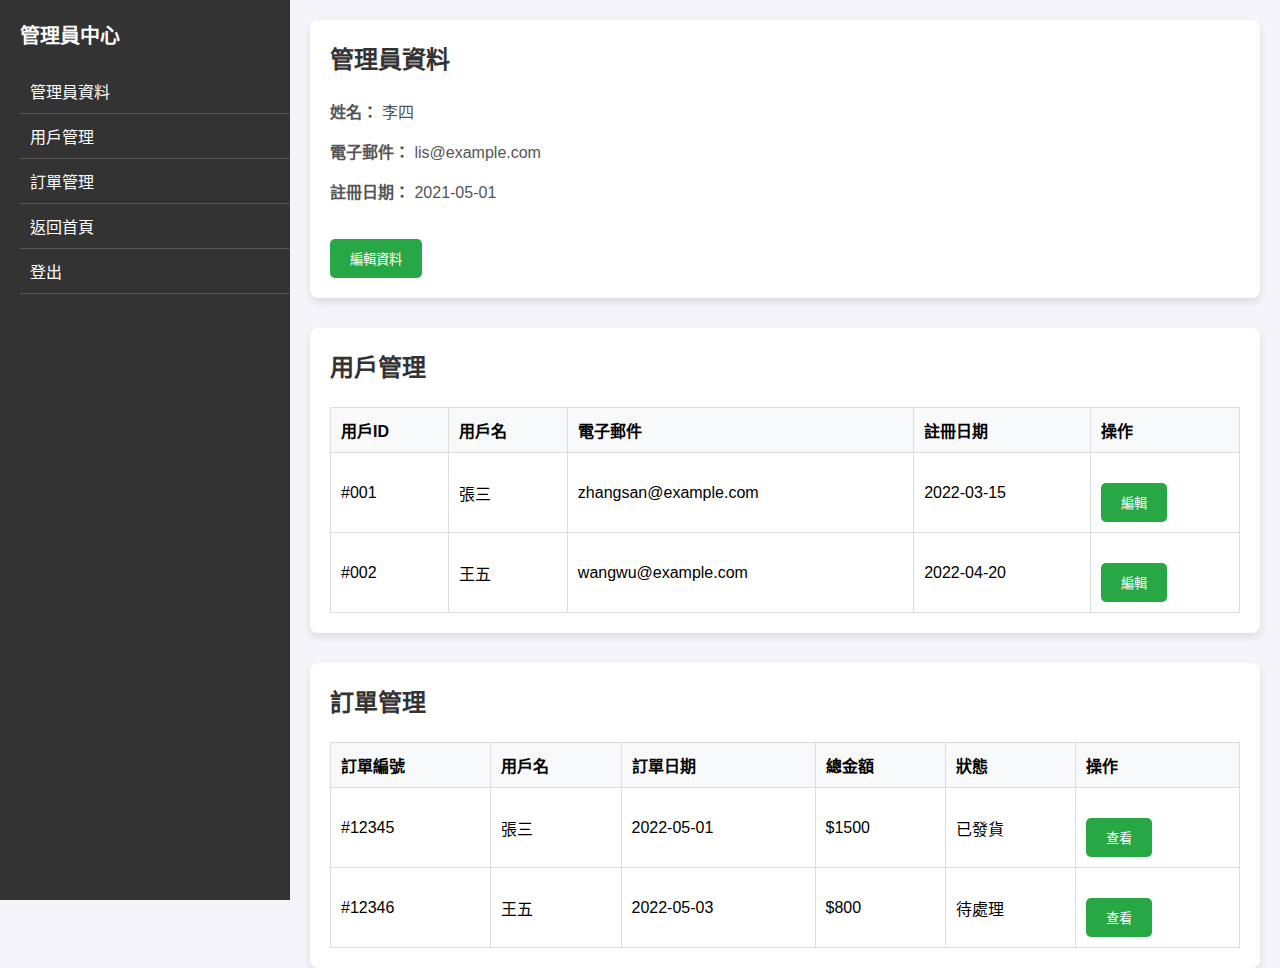
<file: src/main/resources/static/admin.html>
<!DOCTYPE html>
<html lang="zh-TW">
<head>
    <meta charset="UTF-8">
    <meta name="viewport" content="width=device-width, initial-scale=1.0">
    <title>管理員中心</title>
    <style>
        body {
            font-family: Arial, sans-serif;
            margin: 0;
            padding: 0;
            background-color: #f4f4f9;
        }

        .container {
            display: flex;
            height: 100vh;
        }

        /* 側邊欄樣式 */
        .sidebar {
            width: 250px;
            background-color: #333;
            color: white;
            padding: 20px;
            display: flex;
            flex-direction: column;
            align-items: flex-start;
        }

        .sidebar h2 {
            margin: 0;
            padding-bottom: 20px;
            font-size: 20px;
            text-align: center;
        }

        .sidebar a {
            text-decoration: none;
            color: white;
            padding: 10px;
            width: 100%;
            border-bottom: 1px solid #555;
            transition: background-color 0.3s ease;
        }

        .sidebar a:hover {
            background-color: #444;
        }

        .main-content {
            flex-grow: 1;
            padding: 20px;
        }

        .profile-info, .user-management, .order-management, .edit-profile {
            background-color: white;
            padding: 20px;
            border-radius: 8px;
            box-shadow: 0 4px 8px rgba(0, 0, 0, 0.1);
            margin-bottom: 30px;
        }

        .profile-info h3, .user-management h3, .order-management h3, .edit-profile h3 {
            margin-top: 0;
            font-size: 24px;
            color: #333;
        }

        .profile-info p, .user-management p, .order-management p, .edit-profile p {
            font-size: 16px;
            color: #555;
        }

        .profile-info .btn, .user-management .btn, .order-management .btn, .edit-profile .btn {
            padding: 10px 20px;
            margin-top: 20px;
            background-color: #28a745;
            color: white;
            border: none;
            border-radius: 5px;
            cursor: pointer;
        }

        .profile-info .btn:hover, .user-management .btn:hover, .order-management .btn:hover, .edit-profile .btn:hover {
            background-color: #218838;
        }

        /* 訂單管理區域 */
        .orders-table {
            width: 100%;
            border-collapse: collapse;
            margin-top: 20px;
        }

        .orders-table th, .orders-table td {
            border: 1px solid #ddd;
            padding: 10px;
            text-align: left;
        }

        .orders-table th {
            background-color: #f8f9fa;
        }

        /* 用戶管理區域 */
        .user-table {
            width: 100%;
            border-collapse: collapse;
            margin-top: 20px;
        }

        .user-table th, .user-table td {
            border: 1px solid #ddd;
            padding: 10px;
            text-align: left;
        }

        .user-table th {
            background-color: #f8f9fa;
        }

        /* 編輯資料區 */
        .edit-profile input {
            width: 100%;
            padding: 10px;
            margin-bottom: 15px;
            border: 1px solid #ddd;
            border-radius: 5px;
        }
    </style>
</head>
<body>

<div class="container">
    <!-- 側邊欄 -->
    <div class="sidebar">
        <h2>管理員中心</h2>
        <a href="#profile">管理員資料</a>
        <a href="#user-management">用戶管理</a>
        <a href="#order-management">訂單管理</a>
        <a href="index.html">返回首頁</a>
        <a href="index.html">登出</a>
    </div>

    <!-- 主要內容 -->
    <div class="main-content">
        <!-- 管理員資料區 -->
        <div id="profile" class="content">
            <div class="profile-info">
                <h3>管理員資料</h3>
                <p><strong>姓名：</strong> 李四</p>
                <p><strong>電子郵件：</strong> lis@example.com</p>
                <p><strong>註冊日期：</strong> 2021-05-01</p>
                <button class="btn" onclick="editProfile()">編輯資料</button>
            </div>
        </div>

        <!-- 編輯資料區 -->
        <div id="edit-profile" class="content edit-profile" style="display:none;">
            <h3>編輯資料</h3>
            <form action="#" method="post">
                <p><strong>姓名：</strong><input type="text" name="name" value="李四" required></p>
                <p><strong>電子郵件：</strong><input type="email" name="email" value="lis@example.com" required></p>
                <p><strong>電話：</strong><input type="tel" name="phone" value="0987654321" required></p>
                <p><strong>新密碼：</strong><input type="password" name="password" placeholder="輸入新密碼" required></p>
                <button type="submit" class="btn">保存變更</button>
                <button type="button" class="btn" onclick="cancelEdit()">取消</button>
            </form>
        </div>

        <!-- 用戶管理區 -->
        <div id="user-management" class="content">
            <div class="user-management">
                <h3>用戶管理</h3>
                <table class="user-table">
                    <thead>
                    <tr>
                        <th>用戶ID</th>
                        <th>用戶名</th>
                        <th>電子郵件</th>
                        <th>註冊日期</th>
                        <th>操作</th>
                    </tr>
                    </thead>
                    <tbody>
                    <tr>
                        <td>#001</td>
                        <td>張三</td>
                        <td>zhangsan@example.com</td>
                        <td>2022-03-15</td>
                        <td><button class="btn" onclick="alert('編輯用戶')">編輯</button></td>
                    </tr>
                    <tr>
                        <td>#002</td>
                        <td>王五</td>
                        <td>wangwu@example.com</td>
                        <td>2022-04-20</td>
                        <td><button class="btn" onclick="alert('編輯用戶')">編輯</button></td>
                    </tr>
                    </tbody>
                </table>
            </div>
        </div>

        <!-- 訂單管理區 -->
        <div id="order-management" class="content">
            <div class="order-management">
                <h3>訂單管理</h3>
                <table class="orders-table">
                    <thead>
                    <tr>
                        <th>訂單編號</th>
                        <th>用戶名</th>
                        <th>訂單日期</th>
                        <th>總金額</th>
                        <th>狀態</th>
                        <th>操作</th>
                    </tr>
                    </thead>
                    <tbody>
                    <tr>
                        <td>#12345</td>
                        <td>張三</td>
                        <td>2022-05-01</td>
                        <td>$1500</td>
                        <td>已發貨</td>
                        <td><button class="btn" onclick="alert('查看訂單')">查看</button></td>
                    </tr>
                    <tr>
                        <td>#12346</td>
                        <td>王五</td>
                        <td>2022-05-03</td>
                        <td>$800</td>
                        <td>待處理</td>
                        <td><button class="btn" onclick="alert('查看訂單')">查看</button></td>
                    </tr>
                    </tbody>
                </table>
            </div>
        </div>
    </div>
</div>

<script>
    function editProfile() {
        document.getElementById('profile').style.display = 'none';
        document.getElementById('edit-profile').style.display = 'block';
    }

    function cancelEdit() {
        document.getElementById('edit-profile').style.display = 'none';
        document.getElementById('profile').style.display = 'block';
    }
</script>

</body>
</html>
</file>
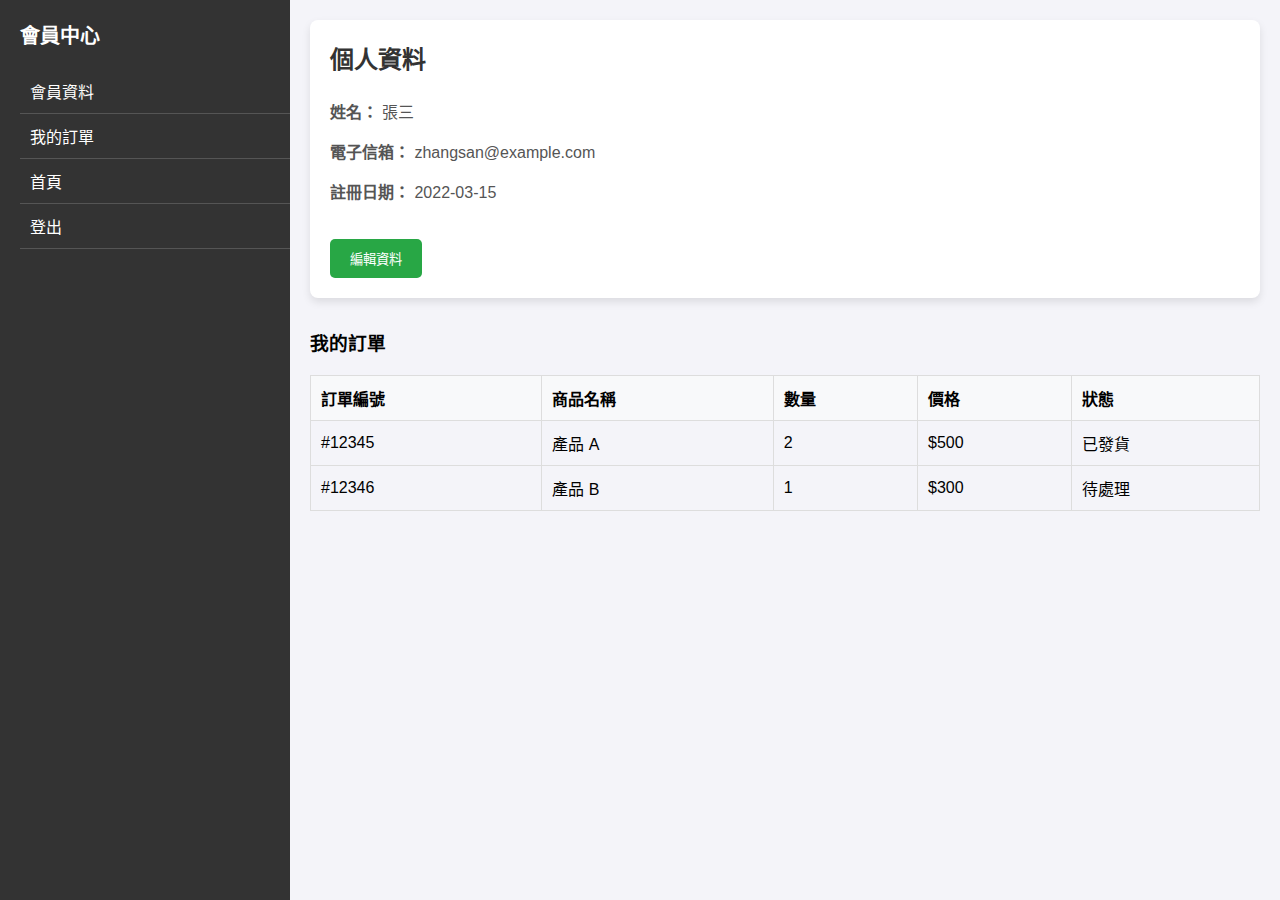
<file: src/main/resources/static/articleManagement.html>
<!DOCTYPE html>
<html lang="zh-TW">
<head>
    <meta charset="UTF-8">
    <meta name="viewport" content="width=device-width, initial-scale=1.0">
    <script src="https://code.jquery.com/jquery-3.6.0.min.js"></script>
    <title>Clothique會員中心</title>
    <style>
        body {
            font-family: Arial, sans-serif;
            margin: 0;
            padding: 0;
            background-color: #f4f4f9;
        }

        .container {
            display: flex;
            height: 100vh;
        }

        /* 側邊欄樣式 */
        .sidebar {
            width: 250px;
            background-color: #333;
            color: white;
            padding: 20px;
            display: flex;
            flex-direction: column;
            align-items: flex-start;
        }

        .sidebar h2 {
            margin: 0;
            padding-bottom: 20px;
            font-size: 20px;
            text-align: center;
        }

        .sidebar a {
            text-decoration: none;
            color: white;
            padding: 10px;
            width: 100%;
            border-bottom: 1px solid #555;
            transition: background-color 0.3s ease;
        }

        .sidebar a:hover {
            background-color: #444;
        }

        .main-content {
            flex-grow: 1;
            padding: 20px;
        }

        .profile-info {
            background-color: white;
            padding: 20px;
            border-radius: 8px;
            box-shadow: 0 4px 8px rgba(0, 0, 0, 0.1);
            margin-bottom: 30px;
        }

        .profile-info h3 {
            margin-top: 0;
            font-size: 24px;
            color: #333;
        }

        .profile-info p {
            font-size: 16px;
            color: #555;
        }

        .profile-info .btn {
            padding: 10px 20px;
            margin-top: 20px;
            background-color: #28a745;
            color: white;
            border: none;
            border-radius: 5px;
            cursor: pointer;
        }

        .profile-info .btn:hover {
            background-color: #218838;
        }

        /* 訂單管理區域 */
        .orders-table {
            width: 100%;
            border-collapse: collapse;
            margin-top: 20px;
        }

        .orders-table th, .orders-table td {
            border: 1px solid #ddd;
            padding: 10px;
            text-align: left;
        }

        .orders-table th {
            background-color: #f8f9fa;
        }

        /* 編輯資料表單 */
        .edit-profile-form {
            display: flex;
            flex-direction: column;
        }

        .edit-profile-form label {
            margin-bottom: 8px;
            font-size: 16px;
        }

        .edit-profile-form input {
            padding: 10px;
            margin-bottom: 20px;
            font-size: 14px;
            border: 1px solid #ddd;
            border-radius: 5px;
        }

        .cancel-btn {
            background-color: #dc3545;
        }

        .cancel-btn:hover {
            background-color: #c82333;
        }
    </style>
</head>
<body>

<div class="container">
    <!-- 側邊欄 -->
    <div class="sidebar">
        <h2>會員中心</h2>
        <a href="#profile">會員資料</a>
        <a href="#orders">我的訂單</a>
        <a href="index.html">首頁</a>
        <a href="index.html">登出</a>
    </div>

    <!-- 主要內容 -->
    <div class="main-content">
        <!-- 會員資料區 -->
        <div id="profile" class="content">
            <div class="profile-info">
                <h3>個人資料</h3>
                <p><strong>姓名：</strong> 張三</p>
                <p><strong>電子信箱：</strong> zhangsan@example.com</p>
                <p><strong>註冊日期：</strong> 2022-03-15</p>
                <button class="btn" onclick="editProfile()">編輯資料</button>
            </div>
        </div>

        <!-- 編輯資料區 -->
        <div id="edit-profile" class="content" style="display: none;">
            <h3>編輯資料</h3>
            <form class="edit-profile-form">
                <label for="name">姓名</label>
                <input type="text" id="name" name="name" placeholder="請輸入姓名" value="張三" required="required">

                <label for="email">電子信箱</label>
                <input type="email" id="email" name="email" placeholder="請輸入電子郵件" value="zhangsan@example.com" required="required">

                <label for="phone">電話</label>
                <input type="text" id="phone" name="phone" placeholder="請輸入電話" value="0912345678" required="required">

                <label for="password">新密碼</label>
                <input type="password" id="password" name="password" placeholder="請輸入新密碼" required="required">

                <div style="display: flex; justify-content: space-between;">
                    <button type="submit" class="btn">保存修改</button>
                    <button type="button" class="btn cancel-btn" onclick="cancelEdit()">取消</button>
                </div>
            </form>
        </div>

        <!-- 我的訂單區 -->
        <div id="orders" class="content">
            <h3>我的訂單</h3>
            <table class="orders-table">
                <thead>
                <tr>
                    <th>訂單編號</th>
                    <th>商品名稱</th>
                    <th>數量</th>
                    <th>價格</th>
                    <th>狀態</th>
                </tr>
                </thead>
                <tbody>
                <tr>
                    <td>#12345</td>
                    <td>產品 A</td>
                    <td>2</td>
                    <td>$500</td>
                    <td>已發貨</td>
                </tr>
                <tr>
                    <td>#12346</td>
                    <td>產品 B</td>
                    <td>1</td>
                    <td>$300</td>
                    <td>待處理</td>
                </tr>
                </tbody>
            </table>
        </div>
    </div>
</div>

<script>
    function editProfile() {
        document.getElementById('profile').style.display = 'none';
        document.getElementById('edit-profile').style.display = 'block';
    }

    function cancelEdit() {
        document.getElementById('edit-profile').style.display = 'none';
        document.getElementById('profile').style.display = 'block';
    }
</script>

</body>
</html>
</file>
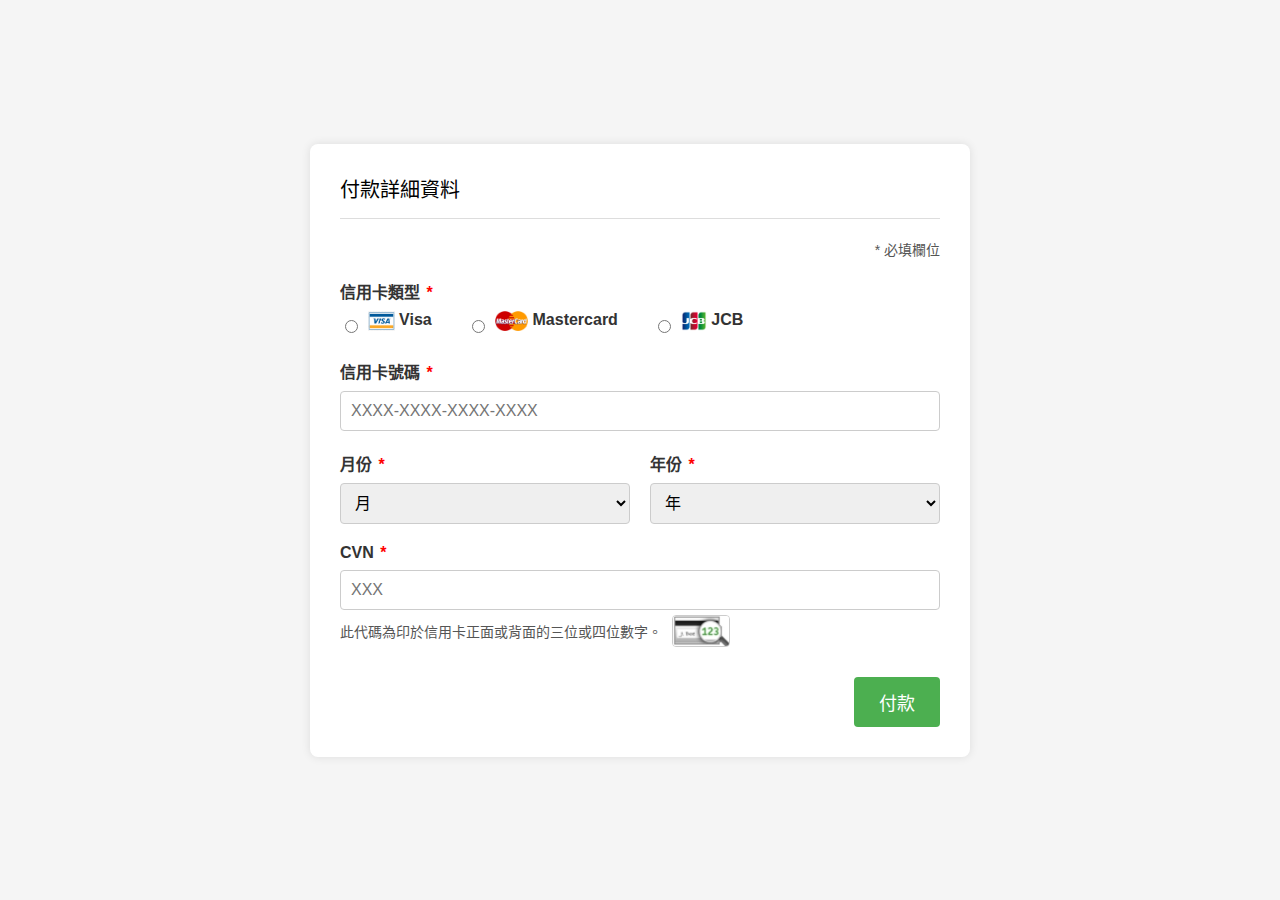
<file: src/main/resources/static/credit-card-payment.html>
<!DOCTYPE html>
<html lang="zh-TW">
<head>
    <meta charset="UTF-8">
    <meta name="viewport" content="width=device-width, initial-scale=1.0">
    <script src="https://ajax.googleapis.com/ajax/libs/jquery/3.6.0/jquery.min.js"></script>
    <title>Clothique付款詳細資料</title>
    <style>
        body {
            font-family: sans-serif;
            background-color: #f5f5f5;
            display: flex;
            justify-content: center;
            align-items: center;
            min-height: 100vh;
            margin: 0;
        }

        .payment-container {
            background-color: #fff;
            padding: 30px;
            border-radius: 8px;
            box-shadow: 0 0 10px rgba(0, 0, 0, 0.1);
            width: 90%;
            max-width: 600px;
        }

        .payment-header {
            border-bottom: 1px solid #ddd;
            padding-bottom: 15px;
            margin-bottom: 20px;
            display: flex;
            align-items: center;
        }

        .payment-header h2 {
            margin: 0;
            font-size: 20px;
            font-weight: normal;
            margin-right: 10px;
        }

        .payment-header i {
            color: #333;
        }

        .required-info {
            text-align: right;
            font-size: 14px;
            color: #555;
            margin-bottom: 20px;
        }

        .form-group {
            margin-bottom: 20px;
        }

        .form-group label {
            display: block;
            margin-bottom: 8px;
            font-weight: bold;
            color: #333;
        }

        .form-group label .required {
            color: red;
            margin-left: 2px;
        }

        .card-type-options {
            display: flex;
            flex-wrap: wrap;
            gap: 20px;
            align-items: center;
        }

        .card-type-option {
            display: flex;
            align-items: center;
            margin-right: 15px;
        }

        .card-type-option input[type="radio"] {
            margin-right: 5px;
            vertical-align: middle;
        }

        .card-type-option img {
            height: 20px;
            vertical-align: middle;
            margin-left: 5px;
        }

        .form-group input[type="text"],
        .form-group select {
            width: 100%;
            padding: 10px;
            border: 1px solid #ccc;
            border-radius: 4px;
            box-sizing: border-box;
            font-size: 16px;
        }

        .expiry-date-group {
            display: flex;
            gap: 20px;
        }

        .expiry-date-group > div {
            flex: 1;
        }

        .cvn-info {
            display: flex;
            align-items: center;
            gap: 10px;
            margin-top: 5px;
            font-size: 14px;
            color: #555;
        }

        .cvn-info img {
            height: 30px;
            border: 1px solid #ccc;
            border-radius: 4px;
        }

        .submit-button-container {
            text-align: right;
            margin-top: 30px;
        }

        .submit-button {
            background-color: #4CAF50;
            color: white;
            padding: 12px 25px;
            border: none;
            border-radius: 4px;
            cursor: pointer;
            font-size: 18px;
        }

        .submit-button:hover {
            background-color: #45a049;
        }
    </style>
</head>
<body>
<div class="payment-container">
    <div class="payment-header">
        <h2>付款詳細資料</h2>
    </div>

    <div class="required-info">
        * 必填欄位
    </div>

    <form id="paymentForm">
        <div class="form-group">
            <label>信用卡類型 <span class="required">*</span></label>
            <div class="card-type-options">
                <div class="card-type-option">
                    <input type="radio" id="visa" name="card_type" value="visa">
                    <label for="visa">
                        <img src="images/icon_visa.png" alt="Visa"> Visa
                    </label>
                </div>
                <div class="card-type-option">
                    <input type="radio" id="mastercard" name="card_type" value="mastercard">
                    <label for="mastercard">
                        <img src="images/icon_MasterCard.png" alt="Mastercard"> Mastercard
                    </label>
                </div>
                <div class="card-type-option">
                    <input type="radio" id="jcb" name="card_type" value="jcb">
                    <label for="jcb">
                        <img src="images/icon_jcb.png" alt="JCB"> JCB
                    </label>
                </div>
            </div>
        </div>

        <div class="form-group">
            <label for="card_number">信用卡號碼 <span class="required">*</span></label>
            <input type="text" id="card_number" name="card_number" placeholder="XXXX-XXXX-XXXX-XXXX" required>
        </div>

        <div class="form-group">
            <div class="expiry-date-group">
                <div>
                    <label for="expiry_month">月份 <span class="required">*</span></label>
                    <select id="expiry_month" name="expiry_month" required>
                        <option value="">月</option>
                    </select>
                </div>
                <div>
                    <label for="expiry_year">年份 <span class="required">*</span></label>
                    <select id="expiry_year" name="expiry_year" required>
                        <option value="">年</option>
                    </select>
                </div>
            </div>
        </div>

        <div class="form-group">
            <label for="cvn">CVN <span class="required">*</span></label>
            <input type="text" id="cvn" name="cvn" placeholder="XXX" required>
            <div class="cvn-info">
                此代碼為印於信用卡正面或背面的三位或四位數字。
                <img src="images/icon_cvn.jpg" alt="CVN example">
            </div>
        </div>

        <div class="submit-button-container">
            <button type="submit" class="submit-button">付款</button>
        </div>
    </form>
</div>


<script>
        $(document).ready(function() {
            // 年
            var $expiryMonth = $('#expiry_month');
            for (var i = 1; i <= 12; i++) {
                $expiryMonth.append($('<option>', {
                    value: i,
                    text: i
                }));
            }

            // 月 (當前年份 + 10年)
            var $expiryYear = $('#expiry_year');
            var currentYear = new Date().getFullYear();
            for (var i = 0; i <= 10; i++) {
                var year = currentYear + i;
                $expiryYear.append($('<option>', {
                    value: year,
                    text: year
                }));
            }

            //表單驗證、提交
            $('#paymentForm').on('submit', function(event) {
                event.preventDefault();//阻止表單預設提交
                // 這裡撰寫AJAX提交
            });

            // 信用卡顯示格式化以及限制
            $('#card_number').on('input', function() {
                var value = $(this).val().replace(/\D/g, ''); // 移除所有非數字
                if (value.length > 16) {//限制長度16位數字
                    value = value.substring(0, 16);
                }
                value = value.replace(/(.{4})(?=\d)/g, '$1-'); // 每4數字增加符號-
                $(this).val(value);
            });

            // cvn顯示格式化以及限制
            $('#cvn').on('input', function() {
                var value = $(this).val().replace(/\D/g, ''); // 移除所有非數字
                if (value.length > 3) {//限制長度3位數字
                    value = value.substring(0, 3);
                }
                $(this).val(value);
            });
        });
    </script>
</body>
</html>
</file>
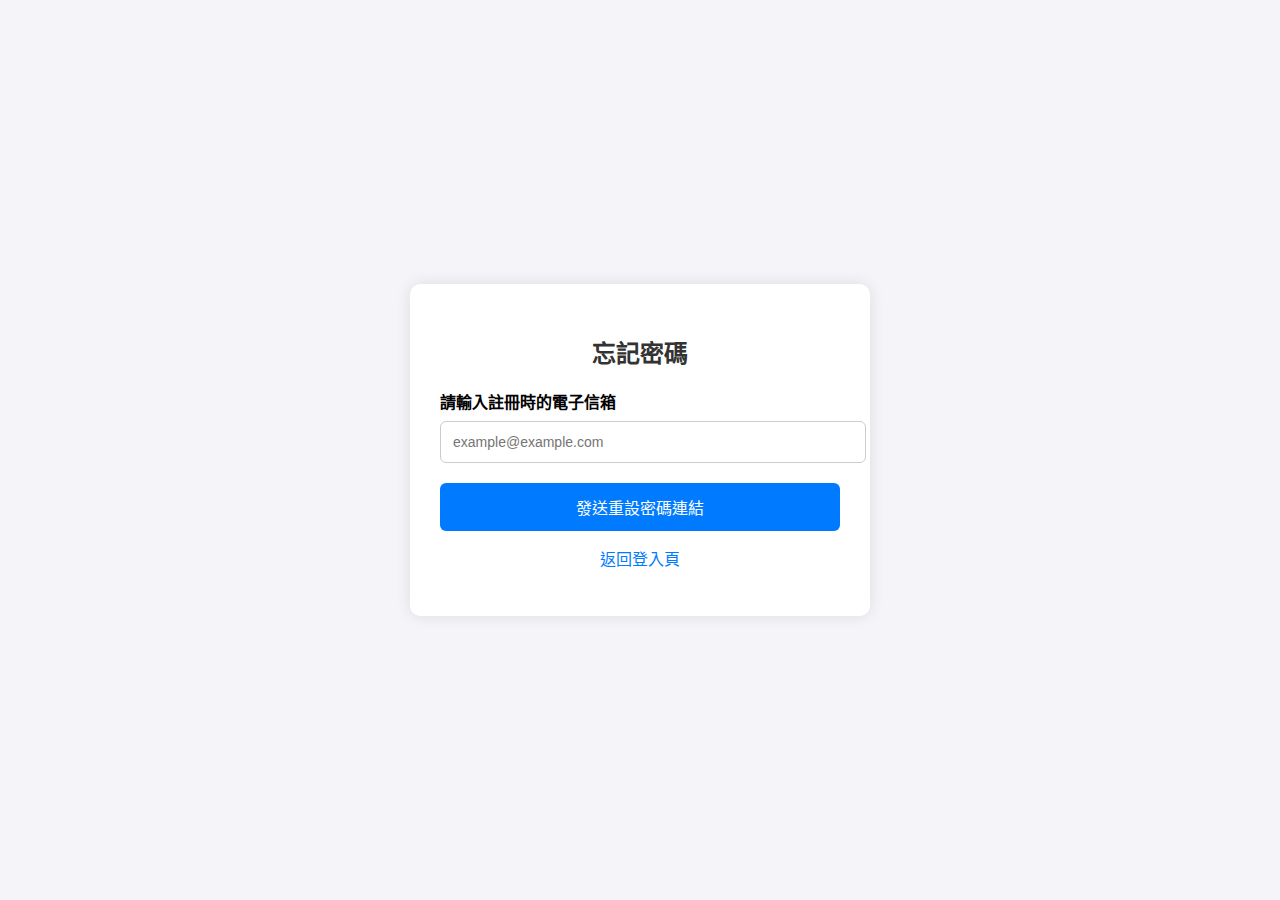
<file: src/main/resources/static/login2.html>
<!DOCTYPE html>
<html lang="zh-TW">
<head>
    <meta charset="UTF-8">
    <meta name="viewport" content="width=device-width, initial-scale=1.0">
    <title>忘記密碼 - Clothique</title>
    <style>
        body {
            font-family: Arial, sans-serif;
            background-color: #f4f4f9;
            display: flex;
            justify-content: center;
            align-items: center;
            height: 100vh;
            margin: 0;
        }

        .forgot-password-box {
            background-color: white;
            padding: 30px;
            border-radius: 10px;
            box-shadow: 0 0 15px rgba(0, 0, 0, 0.1);
            width: 100%;
            max-width: 400px;
        }

        .forgot-password-box h2 {
            text-align: center;
            margin-bottom: 20px;
            color: #333;
        }

        .forgot-password-box label {
            display: block;
            margin-bottom: 8px;
            font-weight: bold;
        }

        .forgot-password-box input[type="email"] {
            width: 100%;
            padding: 12px;
            margin-bottom: 20px;
            border: 1px solid #ccc;
            border-radius: 6px;
            font-size: 14px;
        }

        .forgot-password-box button {
            width: 100%;
            padding: 12px;
            background-color: #007bff;
            color: white;
            border: none;
            border-radius: 6px;
            font-size: 16px;
            cursor: pointer;
        }

        .forgot-password-box button:hover {
            background-color: #0056b3;
        }

        .forgot-password-box p {
            text-align: center;
            margin-top: 15px;
        }

        .forgot-password-box a {
            color: #007bff;
            text-decoration: none;
        }

        .forgot-password-box a:hover {
            text-decoration: underline;
        }
    </style>
</head>
<body>

<div class="forgot-password-box">
    <h2>忘記密碼</h2>
    <form action="#" method="POST">
        <label for="email">請輸入註冊時的電子信箱</label>
        <input type="email" id="email" name="email" placeholder="example@example.com" required>
        <button type="submit">發送重設密碼連結</button>
    </form>
    <p><a href="login.html">返回登入頁</a></p>
</div>
</body>
<script>
    document.getElementById("forgot-form").addEventListener("submit", function (e) {
        e.preventDefault();
        const email = document.getElementById("email").value;

<!--        這裡可以加上 API 呼叫邏輯-->
        alert(`重設密碼連結已寄送至：${email}`);
    });
</script>

</html>
</file>
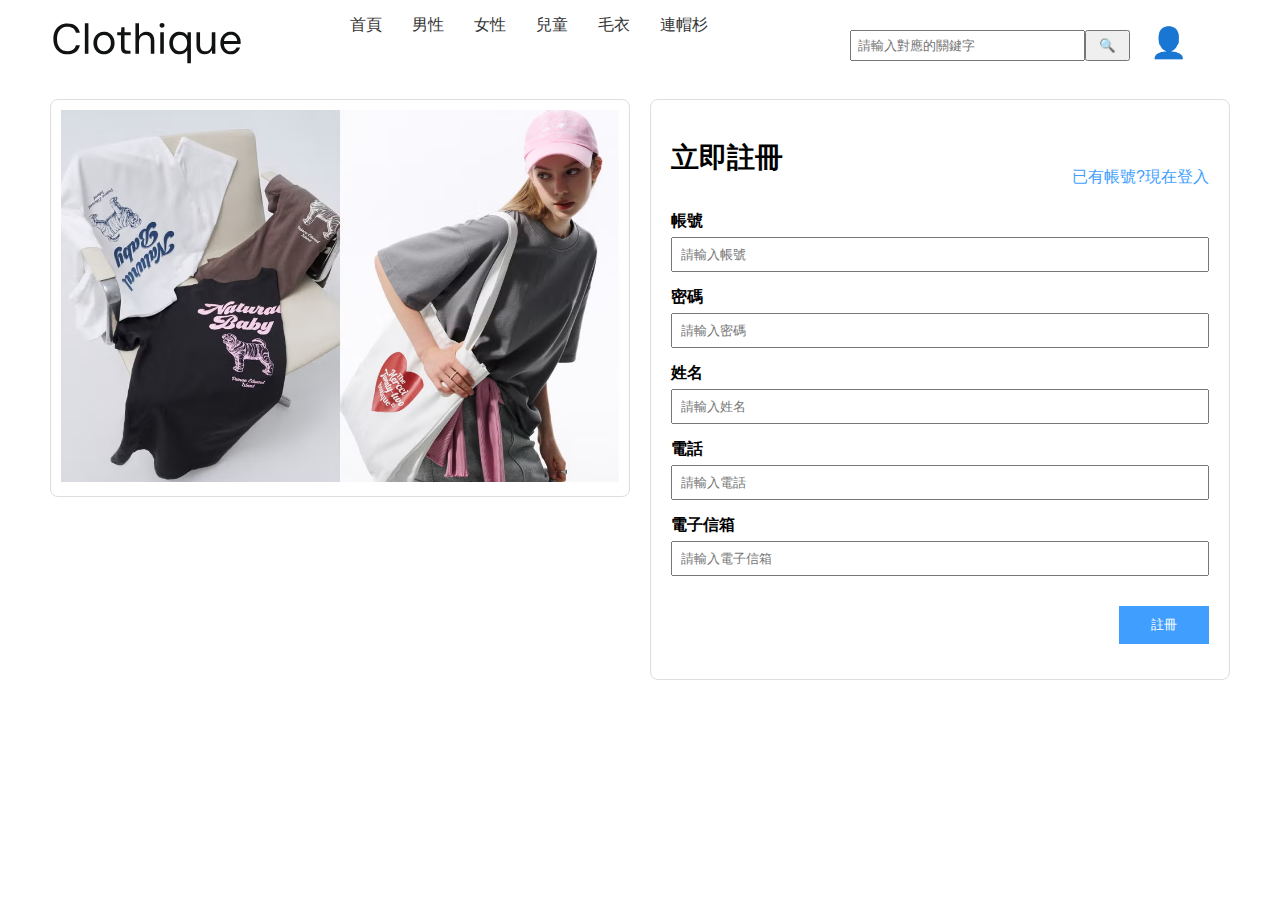
<file: src/main/resources/static/reg.html>
<!DOCTYPE html>
<html lang="zh-Hant">
<head>
    <meta charset="UTF-8">
    <title>Clothique註冊</title>
    <!-- 引入jQuery,js,ajax-->
    <script src="https://code.jquery.com/jquery-3.6.0.min.js"></script>
    <style>
    * {
      box-sizing: border-box;
    }

    body {
      margin: 0;
      font-family: sans-serif;
    }

    .col-12 { flex: 0 0 50%; max-width: 50%; }
    .col-8 { flex: 0 0 33.33%; max-width: 33.33%; }

    .main {
      margin-top: 30px;
    }

    .card {
      border: 1px solid #ddd;
      border-radius: 8px;
      padding: 10px;
    }

    form {
      border: 1px solid #ddd;
      border-radius: 8px;
      padding: 20px;
    }

    .form-header {
      display: flex;
      justify-content: space-between;
      align-items: center;
    }

    .form-header h1 {
      font-size: 28px;
    }

    .form-header a {
      text-decoration: none;
      color: #409eff;
      position: relative;
      top: 20px;
    }

    .form-group {
      margin: 15px 0;
    }

    .form-group label {
      display: block;
      font-weight: bold;
      margin-bottom: 5px;
    }

    .form-group input {
      width: 100%;
      padding: 8px;
    }

    .form-buttons {
      display: flex;
      justify-content: flex-end;
      margin-top: 20px; /* 與上方輸入欄的間距，可調整 */
    }

        .message {
      text-align: center;
      margin-top: 15px;
      font-size: 14px;
      color: red;
    }
  </style>
</head>
<body>
<!--引入header-->
<div id="header-container"></div>

<div class="main center row">
    <div class="col col-12">
        <div class="card">
            <img src="images/reglog.avif" width="100%" alt="註冊圖">
        </div>
    </div>
    <div class="col col-12">
        <form>
            <div class="form-header">
                <h1>立即註冊</h1>
                <a href="login.html">已有帳號?現在登入</a>
            </div>
            <div class="form-group">
                <label for="account">帳號</label>
                <input type="text" id="account" placeholder="請輸入帳號" required="required">
            </div>

            <div class="form-group">
                <label for="password">密碼</label>
                <input type="password" id="password" placeholder="請輸入密碼" required="required">
            </div>

            <div class="form-group">
                <label for="name">姓名</label>
                <input type="text" id="name" placeholder="請輸入姓名" required="required">
            </div>
            <div class="form-group">
                <label for="tel">電話</label>
                <input type="text" id="tel" placeholder="請輸入電話" required="required">
            </div>

            <div class="form-group">
                <label for="email">電子信箱</label>
                <input type="text" id="email" placeholder="請輸入電子信箱" required="required">
            </div>

            <div class="form-buttons">
                <button type="submit" class="btn">註冊</button>
            </div>
            <div class="message" id="message"></div>
        </form>
    </div>
</div>
</body>

<script>
// 引入header
$(function () {
    $("#header-container").load("header.html");

    $("form").on("submit", function(event) {
        // 阻止預設送出表單
        event.preventDefault();

        // 把#id封裝成json物件,傳遞到後端
        const url = "/user/saveUser";
        const data = {
            account: $("#account").val(),
            password: $("#password").val(),
            name: $("#name").val(),
            phone: $("#tel").val(),
            email: $("#email").val()
        };

        // 空值驗證
        if (!data.account || !data.password || !data.name || !data.phone || !data.email) {
                $("#message").text("所有欄位皆為必填");
        return;
        }

        const emailRegex = /^[a-zA-Z0-9]+@[a-zA-Z]+\.[a-zA-Z]{2,}$/;

        // Email 格式驗證
        if (!emailRegex.test(data.email)) {
            $("#message").text("電子信箱格式錯誤，請輸入正確 Email");
        return;
        }

        $.ajax({
            url,
            type: 'POST',
            contentType: "application/json",
            data: JSON.stringify(data),
            success: function(response) {
                // 根據後端返回的code來判斷
                if (response.code === 1) {
                    // 註冊成功的處理
                    alert("註冊成功，請至信箱點擊驗證連結以啟用帳號");
                    location.reload(); //重新載入註冊頁面
                } else if (response.code === 1009) {
                    // 如果回應是帳號已存在，顯示錯誤訊息
                    $("#message").text(response.msg);
                } else {
                    // 處理其他返回狀態，顯示錯誤信息
                    $("#message").text(response.msg);
                }
            },
            error: function(xhr) {
                // 當AJAX請求失敗時的處理
                $("#message").text("註冊失敗！請稍後再試");
                console.error("註冊失敗", xhr); // 提供更多的錯誤訊息
            }
        });
    });
});
</script>



</html>
</file>
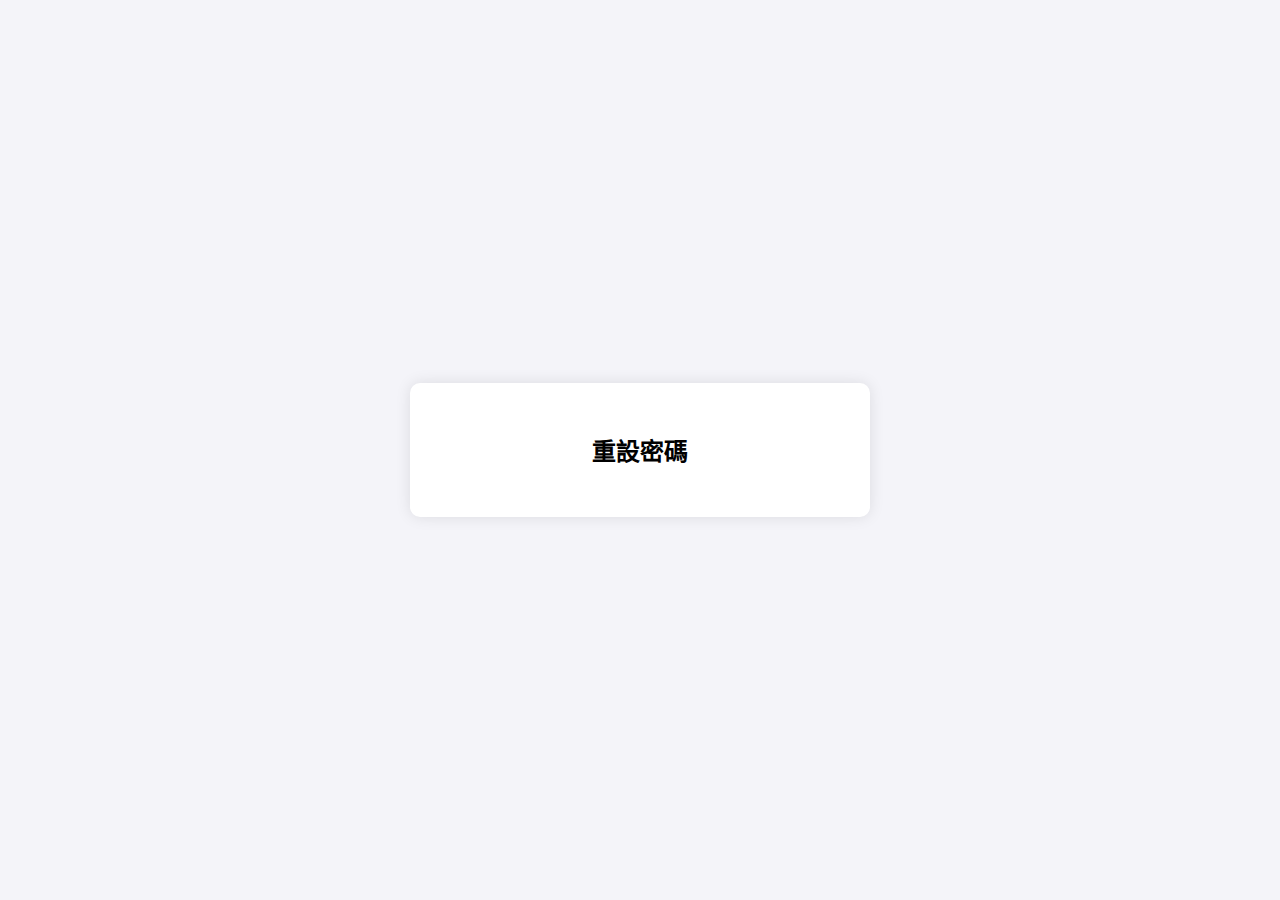
<file: src/main/resources/static/reset-password.html>
<!DOCTYPE html>
<html lang="zh-TW">
<head>
    <meta charset="UTF-8">
    <title>重設密碼 - Clothique</title>
    <script src="https://code.jquery.com/jquery-3.6.0.min.js"></script>
    <style>
    body {
      font-family: Arial, sans-serif;
      background-color: #f4f4f9;
      display: flex;
      justify-content: center;
      align-items: center;
      height: 100vh;
      margin: 0;
    }

    .reset-box {
      background-color: white;
      padding: 30px;
      border-radius: 10px;
      box-shadow: 0 0 15px rgba(0, 0, 0, 0.1);
      width: 100%;
      max-width: 400px;
    }

    h2 {
      text-align: center;
      margin-bottom: 20px;
    }

    label {
      display: block;
      margin-bottom: 8px;
      font-weight: bold;
    }

    input[type="password"] {
      width: 100%;
      padding: 12px;
      margin-bottom: 20px;
      border: 1px solid #ccc;
      border-radius: 6px;
      font-size: 14px;
    }

    button {
      width: 100%;
      padding: 12px;
      background-color: #28a745;
      color: white;
      border: none;
      border-radius: 6px;
      font-size: 16px;
      cursor: pointer;
    }

    button:hover {
      background-color: #218838;
    }

    .message {
      color: red;
      text-align: center;
      margin-top: 10px;
    }
  </style>
</head>
<body>

<div class="reset-box">
    <h2>重設密碼</h2>
    <form id="resetForm">
        <label for="newPassword">請輸入新密碼</label>
        <input type="password" id="newPassword" placeholder="至少 6 位數" required>
        <button type="submit">確認重設</button>
        <div class="message" id="message"></div>
    </form>
</div>

<script>
  // 取得網址中的參數，例如 ?token=xxxxx
  const urlParams = new URLSearchParams(window.location.search); // 取得 URL 中的查詢字串
  const token = urlParams.get("token"); // 從查詢字串中取得 token 值

  // 若網址中沒有 token，表示連結無效，顯示警告並隱藏表單
  if (!token) {
    alert("連結錯誤，無法重設密碼！"); // 顯示錯誤提示
    $("#resetForm").hide(); // 隱藏密碼重設表單
  }

  // 綁定表單送出事件
  $("#resetForm").on("submit", function (e) {
    e.preventDefault(); // 阻止表單的預設提交行為（防止頁面刷新）

    const newPassword = $("#newPassword").val().trim(); // 取得使用者輸入的新密碼並去除前後空白

    // 密碼欄位驗證：不能為空且長度需大於等於 6
    if (!newPassword || newPassword.length < 6) {
      $("#message").text("請輸入至少 6 位數的新密碼"); // 顯示錯誤訊息
      return; // 中斷 AJAX 請求
    }

    // 發送 AJAX 請求到後端進行密碼重設
    $.ajax({
      url: "/user/resetPassword", // 發送到的後端 API 路徑
      type: "POST", // 使用 POST 方法
      contentType: "application/json", // 告知後端資料格式為 JSON
      data: JSON.stringify({
        reset_token: token, // 將 token 一起送給後端作驗證
        password: newPassword // 送出使用者輸入的新密碼
      }),
      success: function(response) { // 成功接收到後端回應時執行
        if (response.code === 1) { // 如果回傳 code 為 1 表示成功
          alert("密碼重設成功，請重新登入！"); // 顯示成功提示
          window.location.href = "/login.html"; // 自動跳轉到登入頁
        } else {
          $("#message").text(response.msg || "密碼重設失敗"); // 顯示錯誤訊息
        }
      },
      error: function() { // 若 AJAX 發送或後端錯誤時
        $("#message").text("伺服器錯誤，請稍後再試"); // 顯示伺服器錯誤訊息
      }
    });
  });
</script>



</body>
</html>
</file>
<file: src/main/resources/static/style.css>
/*
Theme Name: Clothique
Theme URI: https://templatesjungle.com/
Author: TemplatesJungle
Author URI: https://templatesjungle.com/
Description: Clothique is specially designed product packaged for eCommerce store websites.
Version: 1.1
*/

/*--------------------------------------------------------------
This is main CSS file that contains custom style rules used in this template
--------------------------------------------------------------*/
/*--------------------------------------------------------------
/** VARIABLES
--------------------------------------------------------------*/
body {
  --heading-font        : "DM Sans", serif;
  --bs-link-color: #333;
  --bs-link-hover-color:#333;

  --bs-link-color-rgb: 40,40,40;
  --bs-link-hover-color-rgb: 0,0,0;

  --bs-light-rgb: 248, 248, 248;

  --bs-font-serif: "Inter", serif;
  --bs-body-font-family: var(--bs-font-serif);
  --bs-body-font-size: 1rem;
  --bs-body-font-weight: 400;
  --bs-body-line-height: 2;
  --bs-body-color: #5F5F5F;

  --bs-primary: #828EAB;
  --bs-primary-rgb: 130, 142, 171;
  
  --bs-secondary: #364127;
  --bs-secondary-rgb: 54, 65, 39;
  
  --bs-danger: #F95F09;
  --bs-danger-rgb: 249, 95, 9;

  --bs-success: #a3be4c;
  --bs-success-rgb: 163, 190, 76;
  
  --bs-primary-bg-subtle: #FFF9EB;
  --bs-success-bg-subtle: #eef5e5;
  
  --bs-border-color: #efefef;

  --swiper-theme-color: var(--bs-primary);
}
.btn{
  letter-spacing: 2px;
}
.btn-primary {
  --bs-btn-color: #fff;
  --bs-btn-bg: var(--bs-primary);
  --bs-btn-border-color: transparent;
  --bs-btn-hover-color: #fff;
  --bs-btn-hover-bg: #616c85;
  --bs-btn-hover-border-color: transparent;
  --bs-btn-focus-shadow-rgb: 49,132,253;
  --bs-btn-active-color: #fff;
  --bs-btn-active-bg: var(--bs-primary);
  --bs-btn-active-border-color: transparent;
  --bs-btn-active-shadow: inset 0 3px 5px rgba(0, 0, 0, 0.125);
  --bs-btn-disabled-color: #fff;
  --bs-btn-disabled-bg: #d3d7dd;
  --bs-btn-disabled-border-color: transparent;
}
.btn-outline-primary {
  --bs-btn-color: var(--bs-primary);
  --bs-btn-border-color: var(--bs-primary);
  --bs-btn-hover-color: #fff;
  --bs-btn-hover-bg: #ffc107;
  --bs-btn-hover-border-color: #ffc107;
  --bs-btn-focus-shadow-rgb: 13,110,253;
  --bs-btn-active-color: #fff;
  --bs-btn-active-bg: #ffc107;
  --bs-btn-active-border-color: #ffc107;
  --bs-btn-active-shadow: inset 0 3px 5px rgba(0, 0, 0, 0.125);
  --bs-btn-disabled-color: #fff3cd;
  --bs-btn-disabled-bg: transparent;
  --bs-btn-disabled-border-color: #fff3cd;
  --bs-gradient: none;
}
.btn-outline-light {
  --bs-btn-border-color: #EFEFEF;
  --bs-btn-hover-color: #000;
  --bs-btn-hover-bg: #EFEFEF;
  --bs-btn-hover-border-color: #EFEFEF;
  --bs-btn-focus-shadow-rgb: 248,249,250;
  --bs-btn-active-color: #000;
  --bs-btn-active-bg: #EFEFEF;
  --bs-btn-active-border-color: #EFEFEF;
  --bs-btn-active-shadow: inset 0 3px 5px rgba(0, 0, 0, 0.125);
  --bs-btn-disabled-color: #EFEFEF;
  --bs-btn-disabled-bg: transparent;
  --bs-btn-disabled-border-color: #EFEFEF;
  --bs-gradient: none;
}
.btn-warning {
  --bs-btn-color: #747474;
  --bs-btn-bg: #FCF7EB;
  --bs-btn-border-color: #FCF7EB;
  --bs-btn-hover-color: #747474;
  --bs-btn-hover-bg: #FFECBE;
  --bs-btn-hover-border-color: #FFECBE;
  --bs-btn-focus-shadow-rgb: 217,164,6;
  --bs-btn-active-color: #000;
  --bs-btn-active-bg: #FFECBE;
  --bs-btn-active-border-color: #FFECBE;
  --bs-btn-active-shadow: inset 0 3px 5px rgba(0, 0, 0, 0.125);
  --bs-btn-disabled-color: #000;
  --bs-btn-disabled-bg: #FCF7EB;
  --bs-btn-disabled-border-color: #FCF7EB;
}
.btn-success {
  --bs-btn-color: #222;
  --bs-btn-bg: #EEF5E4;
  --bs-btn-border-color: #EEF5E4;
  --bs-btn-hover-color: #222;
  --bs-btn-hover-bg: #9de3c2;
  --bs-btn-hover-border-color: #9de3c2;
  --bs-btn-focus-shadow-rgb: 60,153,110;
  --bs-btn-active-color: #222;
  --bs-btn-active-bg: #9de3c2;
  --bs-btn-active-border-color: #9de3c2;
  --bs-btn-active-shadow: inset 0 3px 5px rgba(0, 0, 0, 0.125);
  --bs-btn-disabled-color: #222;
  --bs-btn-disabled-bg: #EEF5E4;
  --bs-btn-disabled-border-color: #EEF5E4;
}
.btn-danger {
  --bs-btn-color: #222;
  --bs-btn-bg: #FFEADA;
  --bs-btn-border-color: #FFEADA;
  --bs-btn-hover-color: #222;
  --bs-btn-hover-bg: #ecc9af;
  --bs-btn-hover-border-color: #ecc9af;
  --bs-btn-focus-shadow-rgb: 60,153,110;
  --bs-btn-active-color: #222;
  --bs-btn-active-bg: #ecc9af;
  --bs-btn-active-border-color: #ecc9af;
  --bs-btn-active-shadow: inset 0 3px 5px rgba(0, 0, 0, 0.125);
  --bs-btn-disabled-color: #222;
  --bs-btn-disabled-bg: #FFEADA;
  --bs-btn-disabled-border-color: #FFEADA;
}
body {
  letter-spacing: normal;
}
h1,h2,h3,h4,h5,h6 {
  font-family: var(--heading-font);
  color: var(--bs-dark);
  font-weight: 700;
}
.breadcrumb.text-white {
  --bs-breadcrumb-divider-color: #fff;
  --bs-breadcrumb-item-active-color: var(--bs-primary);
}
.dropdown-menu {
  --bs-dropdown-link-active-bg: var(--bs-primary);
}
.nav-pills .nav-link {
  --bs-nav-pills-link-active-color: #111;
  --bs-nav-pills-link-active-bg: #f1f1f1;
}
.pagination {
  --bs-pagination-active-bg: var(--bs-primary);
  --bs-pagination-active-border-color: var(--bs-primary);
  --bs-pagination-bg: #f9f9f9;
}
.container, .container-fluid, .container-lg, .container-md, .container-sm, .container-xl, .container-xxl {
  --bs-gutter-x: 3rem;
}
.section-padding{
  padding-top: 8rem;
  padding-bottom: 8rem;
}
@media screen and (max-width:992px) {
  .section-padding{
    padding-top: 5rem;
    padding-bottom: 5rem;
  }
}
.shadow {
  box-shadow: 0 .5rem 1rem rgb(0 0 0 / 7%) !important;
}
.form-select:focus,
.form-control:focus {
  box-shadow: none;
  border-color: var(--bs-primary);
}
.card {
  --bs-card-inner-border-radius: 0;
}
/*----------------------------------------------*/
/* 6. SITE STRUCTURE */
/*----------------------------------------------*/
/* 6.1 Header
--------------------------------------------------------------*/
/* Preloader */
.preloader-wrapper {
  width: 100%;
  height: 100vh;
  margin: 0 auto;
  position: fixed;
  top: 0;
  left: 0;
  z-index: 111;
  background: #ffffffe6;
}

.preloader-wrapper .preloader {
  margin: 20% auto 0;
  transform: translateZ(0);
}

.preloader:before,
.preloader:after {
  content: '';
  position: absolute;
  top: 0;
}

.preloader:before,
.preloader:after,
.preloader {
  border-radius: 6%;
  width: 2em;
  height: 2em;
  animation: animation 1.2s infinite ease-in-out;
}

.preloader {
  animation-delay: -0.16s;
}

.preloader:before {
  left: -3.5em;
  animation-delay: -0.32s;
}

.preloader:after {
  left: 3.5em;
}

@keyframes animation {
  0%,
  80%,
  100% {
    box-shadow: 0 2em 0 -1em var(--bs-primary);
  }
  40% {
    box-shadow: 0 2em 0 0 var(--bs-primary);
  }
}

/* *** Start editing below this line *** */
/* .container-fluid {
  max-width: 1600px;
}
*/
@media (min-width: 1400px) {
  .container-lg {
      max-width: 1600px;
  }
} 

.banner-blocks {
  display: grid;
  grid-template-columns: repeat(12, 1fr);
  grid-template-rows: repeat(2, 1fr);
  grid-gap: 2rem;
}
.block-1 { grid-area: 1 / 1 / 3 / 8; }
.block-2 { grid-area: 1 / 8 / 2 / 13; }
.block-3 { grid-area: 2 / 8 / 3 / 13; }

@media screen and (max-width:1140px) {
  .banner-blocks {
    grid-template-columns: 1fr;
    grid-template-rows: repeat(4, 1fr);
  }
  .block-1 { grid-area: 1 / 1 / 3 / 2; }
  .block-2 { grid-area: 3 / 1 / 4 / 2; }
  .block-3 { grid-area: 4 / 1 / 5 / 2; }
  
}

/* Swiper carousel */
.swiper-prev,
.swiper-next {
  width: 38px;
  height: 38px;
  line-height: 38px;
  background: #F1F1F1;
  color: #222222;
  padding: 0;
  text-align: center;
  border-radius: 10px;
  --bs-btn-border-color: transparent;
  --bs-btn-active-bg: #636c83;
  --bs-btn-active-border-color: transparent;
  --bs-btn-hover-bg: var(--bs-primary);
  --bs-btn-hover-border-color: transparent;
  --bs-btn-disabled-color: #ccc;
  --bs-btn-disabled-bg: #eaeaea;
  --bs-btn-disabled-border-color: #eaeaea
}
.swiper-prev:hover,
.swiper-next:hover {
  background: var(--bs-primary);
}

.swiper-slide-thumb-active{
  transition: 0.2s ease-in-out;
}
.swiper-slide-thumb-active{
  opacity: 0.6;
}

/* category carousel */
.category-carousel .category-item {
  background: #FFFFFF;
  border: 1px solid #FBFBFB;
  box-shadow: 0px 5px 22px rgba(0, 0, 0, 0.04);
  border-radius: 16px;
  text-align: center;
  padding: 60px 20px;
  margin: 20px 0;
  transition: box-shadow 0.3s ease-out, transform 0.3s ease-out;
}
.category-carousel .category-item:hover {
  transform: translate3d(0,-10px,0);
  box-shadow: 0px 21px 44px rgba(0, 0, 0, 0.08);
}
.category-carousel .category-item .category-title {
  font-weight: 600;
  font-size: 20px;
  line-height: 27px;
  letter-spacing: 0.02em;
  text-transform: capitalize;
  color: #222222;
  margin-top: 20px;
}

/* brand carousel */
.brand-carousel .brand-item {
  background: #FFFFFF;
  border: 1px solid #FBFBFB;
  box-shadow: 0px 5px 22px rgba(0, 0, 0, 0.04);
  border-radius: 16px;
  padding: 16px;
}
.brand-carousel .brand-item img {
  width: 100%;
  border-radius: 12px;
}
.brand-carousel .brand-item .brand-details {
  margin-left: 15px;
}
.brand-carousel .brand-item .brand-title {
  margin: 0;
}

/* product tabs */
.product-tabs .nav-tabs {
  justify-content: flex-end;
  border: none;
  
  --bs-nav-link-hover-color: #111;
  --bs-nav-link-color: #555;
  --bs-nav-tabs-link-border-color: #fff;
  --bs-nav-tabs-link-hover-border-color: transparent;
  --bs-nav-tabs-link-active-border-color: #fff;
}
.product-tabs .nav-tabs .nav-link.active, 
.product-tabs .nav-tabs .nav-item.show .nav-link {
  /* border: none; */
  border-bottom: 3px solid var(--bs-primary);
}

/* products-carousel */
.products-carousel .swiper, .products-carousel .swiper-container {
  overflow: visible;
}

/* product-grid */
input[type=number]::-webkit-inner-spin-button, 
input[type=number]::-webkit-outer-spin-button {  
   opacity: 1;
}
.product-item .button-area .quantity {
  padding: 0.5rem;
}
.product-item .button-area {
  display: none;
  position: absolute;
  text-align: center;
  background: #fff;
  width: 100%;
  left: 0;
  bottom: -55px;
  z-index: 1;
  box-shadow: 0px 20px 44px rgba(0, 0, 0, 0.08);
}
.product-item {
  position: relative;
  padding: 14px;
  background: #FFFFFF;
  margin-bottom: 30px;
  box-shadow: 0px 0px 22px rgba(0, 0, 0, 0);
}
.product-item:hover .button-area {
  display: block;
}
.product-item:hover {
  box-shadow: 0px 0px 44px rgba(0, 0, 0, 0.08);
}
.product-item figure {
  text-align: center;
}
.product-item .product-qty {
  width: 85px;
}
.product-item .btn-link {
  text-decoration: none;
}
.product-item #quantity {
  height: auto;
  width: 28px;
  text-align: center;
  border: none;
  margin: 0;
  padding: 0;
}
.product-item .btn-number {
  width: 26px;
  height: 26px;
  line-height: 1;
  text-align: center;
  background: #FFFFFF;
  border: 1px solid #E2E2E2;
  border-radius: 6px;
  color: #222;
  padding: 0;
}

/* cart */
.cart .product-qty {
  min-width: 130px;
}
.cart td{
  vertical-align: middle;
}

/* floating image */
.image-float {
  margin-top: -140px;
  margin-bottom: -140px;
}
@media screen and (max-width:991px) {
  .image-float {
    margin: 0;
  }
}
 /* post item */
.post-item .post-meta {
  font-size: 0.8rem;
  line-height: 1;
}
.post-item .post-meta svg {
  margin-right: 5px;
}

@media screen and (max-width: 991px) {
  /* offcanvas menu */
  .offcanvas-body .nav-item {
    font-weight: 700;
    border-bottom: 1px solid #d1d1d1;
  }
  .offcanvas-body .filter-categories {
    width: 100%;
    margin-bottom: 20px !important;
    border: 1px solid #d1d1d1 !important;
    padding: 14px;
    border-radius: 8px;
  }
  /* dropdown-menu */
  .dropdown-menu {
    padding: 0;
    border: none;
    line-height: 1.4;
    font-size: 0.9em;
  }
  .dropdown-menu a {
    padding-left: 0;
  }
  .dropdown-toggle::after {
    position: absolute;
    right: 0;
    top: 21px;
  }
}

/* single product */
/* product-thumbnail-slider */
.product-thumbnail-slider {
  height: 740px;
}
@media screen and (max-width:992px) {
  .product-thumbnail-slider {
    margin-top: 20px;
    height: auto;
  }
}
@media screen and (min-width:992px) {
  .product-thumbnail-slider {
    height: 420px;
  }
}
@media screen and (min-width:1200px) {
  .product-thumbnail-slider {
    height: 540px;
  }
}
@media screen and (min-width:1400px) {
  .product-thumbnail-slider {
    height: 740px;
  }
}

/* bootstrap extended */
.border-dashed {
  border-bottom: 1px dashed #d1d1d1;
}
.ls-1 {
  letter-spacing: -0.04em;
}
.button-area .btn-cart {
  text-wrap: nowrap;
  height: 3.3em;
  line-height: 2em;
  width: 100%;
}
.fs-7 {
  font-size: 0.8rem!important;
}

/* button */
.btn-link {
  display: inline-block;
  font-size: 0.875rem;
  font-weight: bold;
  font-family: var(--bs-body-font-family);
  letter-spacing: 0.0875rem;
  text-transform: uppercase;
  text-decoration: none;
}

a.btn-link,
a.btn-link:after {
  transition: all .5s;
}

a.btn-link {
  position: relative;
}

a.btn-link:before,
a.btn-link:after {
  content: '';
  display: block;
  position: absolute;
  bottom: 0;
  left: 0;
  width: 0;
  background-color: var(--bs-dark);
  height: 2px;
}

[data-bs-theme=dark] a.btn-link:after {
  background-color: var(--bs-light);
}

a.btn-link:before {
  background-color: rgba( var(--bs-light-rgb), 0.2 );
  width: 100%;
}

a.btn-link.is-checked:after,
a.btn-link:hover:after {
  width: 100%;
}

a.btn-link.text-white:after {
  background-color: var(--bs-light);
}

a.btn-link.text-light:after {
  background-color: var(--bs-light);
}

.navbar .megamenu{ padding: 1rem; }
/* ============ desktop view ============ */
@media all and (min-width: 992px) {
	
	.navbar .has-megamenu{position:static!important;}
	.navbar .megamenu{left:0; right:0; width:100%; margin-top:0;  }
	
}	
/* ============ desktop view .end// ============ */


/* ============ mobile view ============ */
@media(max-width: 991px){
	.navbar.fixed-top .navbar-collapse, .navbar.sticky-top .navbar-collapse{
		overflow-y: auto;
	    max-height: 90vh;
	    margin-top:10px;
	}
}
/* ============ mobile view .end// ============ */
</file>
